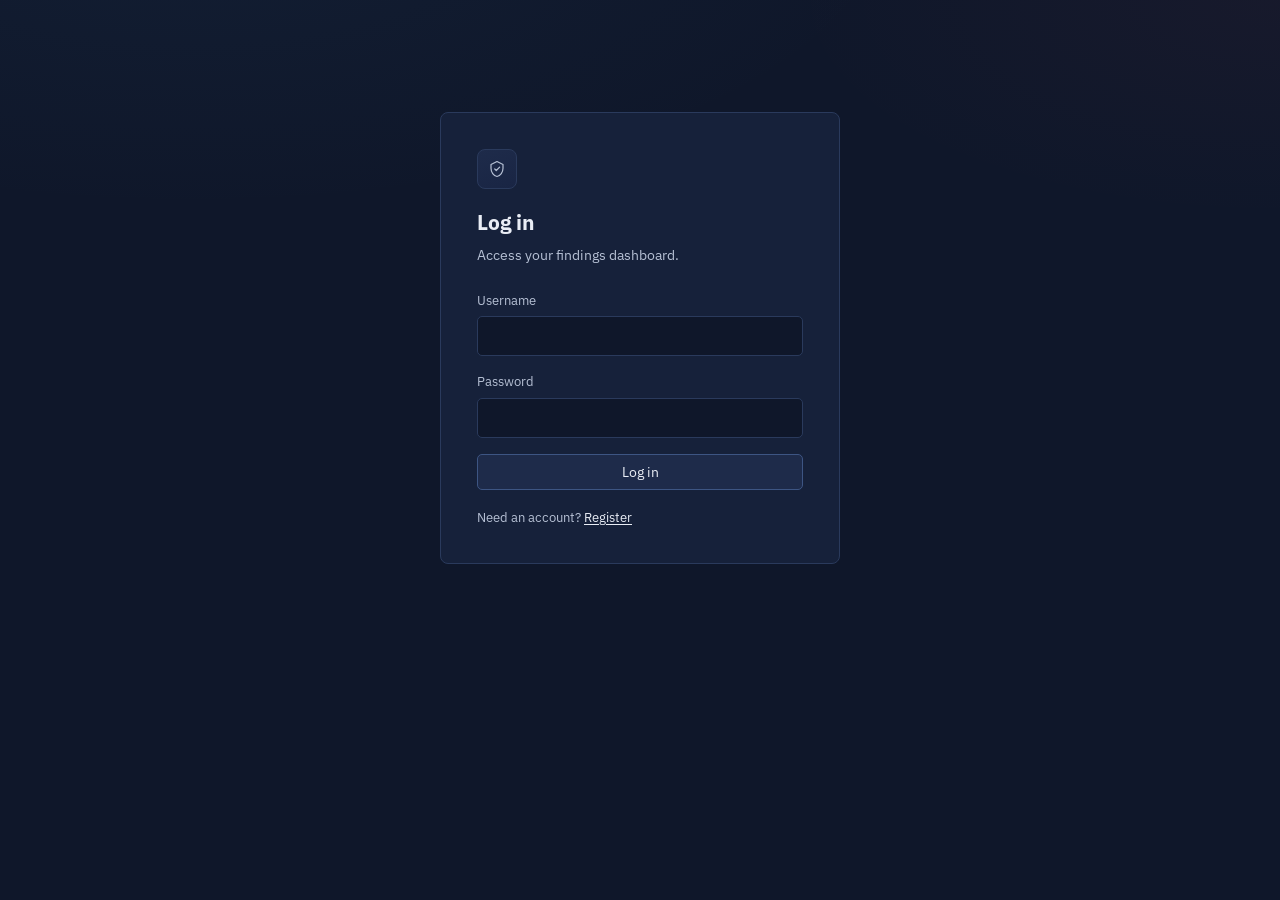
<file: src/main/webapp/index.html>
<!DOCTYPE html>
<html lang="en">
<head>
<meta charset="UTF-8">
<meta name="viewport" content="width=device-width, initial-scale=1.0">
<title>VulnTrack</title>
<link rel="preconnect" href="https://fonts.googleapis.com">
<link rel="preconnect" href="https://fonts.gstatic.com" crossorigin>
<link href="https://fonts.googleapis.com/css2?family=IBM+Plex+Sans:wght@400;500;600;700&family=IBM+Plex+Mono:wght@500&display=swap" rel="stylesheet">
<link rel="stylesheet" href="app.css">
</head>
<body>

<header class="topbar" id="topbar" hidden>
  <div class="brand">
    <div class="brand-mark">
      <svg width="14" height="14" viewBox="0 0 24 24" fill="none" xmlns="http://www.w3.org/2000/svg">
        <path d="M12 2L4 6V11C4 16.5 7.4 21.2 12 22C16.6 21.2 20 16.5 20 11V6L12 2Z" stroke="#b6c0d4" stroke-width="1.6" stroke-linejoin="round"/>
        <path d="M9 12L11 14L15.5 9.5" stroke="#b6c0d4" stroke-width="1.6" stroke-linecap="round" stroke-linejoin="round"/>
      </svg>
    </div>
    <span class="brand-name">VulnTrack</span>
    <span class="brand-sub">asset &amp; vulnerability tracker</span>
  </div>
  <div class="session-info">
    <span id="userLabel"></span>
    <span class="role-pill" id="roleLabel"></span>
    <button id="logoutBtn">Log out</button>
  </div>
</header>

<main>
  <!-- Auth screen -->
  <div class="auth-wrap" id="authScreen">
    <div class="auth-icon">
      <svg width="18" height="18" viewBox="0 0 24 24" fill="none" xmlns="http://www.w3.org/2000/svg">
        <path d="M12 2L4 6V11C4 16.5 7.4 21.2 12 22C16.6 21.2 20 16.5 20 11V6L12 2Z" stroke="#b6c0d4" stroke-width="1.6" stroke-linejoin="round"/>
        <path d="M9 12L11 14L15.5 9.5" stroke="#b6c0d4" stroke-width="1.6" stroke-linecap="round" stroke-linejoin="round"/>
      </svg>
    </div>
    <h1 id="authTitle">Log in</h1>
    <p class="sub" id="authSub">Access your findings dashboard.</p>

    <div class="banner error" id="authError" hidden></div>

    <form id="authForm">
      <label for="username">Username</label>
      <input type="text" id="username" autocomplete="username" required>

      <label for="password">Password</label>
      <input type="password" id="password" autocomplete="current-password" required>

      <button type="submit" class="primary" id="authSubmit" style="width:100%">Log in</button>
    </form>

    <div class="auth-toggle" id="authToggle">
      Need an account? <a id="toggleLink">Register</a>
    </div>
  </div>

  <!-- Dashboard -->
  <div id="dashboard" hidden>
    <div class="dash-head">
      <div>
        <h1>Findings</h1>
        <div class="sub" id="findingsSub">Open vulnerabilities across tracked assets</div>
      </div>
      <div class="dash-actions">
        <span class="last-updated" id="lastUpdated"></span>
        <button class="icon-btn" id="refreshBtn" title="Refresh">
          <svg width="14" height="14" viewBox="0 0 24 24" fill="none" xmlns="http://www.w3.org/2000/svg">
            <path d="M4 4V9H9" stroke="currentColor" stroke-width="1.8" stroke-linecap="round" stroke-linejoin="round"/>
            <path d="M20 20V15H15" stroke="currentColor" stroke-width="1.8" stroke-linecap="round" stroke-linejoin="round"/>
            <path d="M5.5 9C6.9 6 9.7 4 13 4C17.4 4 21 7.6 21 12" stroke="currentColor" stroke-width="1.8" stroke-linecap="round"/>
            <path d="M18.5 15C17.1 18 14.3 20 11 20C6.6 20 3 16.4 3 12" stroke="currentColor" stroke-width="1.8" stroke-linecap="round"/>
          </svg>
          Refresh
        </button>
      </div>
    </div>

    <div class="stats-row" id="statsRow" hidden>
      <div class="stat-card stat-total">
        <div class="num" id="statTotal">0</div>
        <div class="lbl">Total findings</div>
      </div>
      <div class="stat-card stat-critical">
        <div class="num" id="statCritical">0</div>
        <div class="lbl">Critical</div>
      </div>
      <div class="stat-card stat-high">
        <div class="num" id="statHigh">0</div>
        <div class="lbl">High</div>
      </div>
      <div class="stat-card stat-medium">
        <div class="num" id="statMedium">0</div>
        <div class="lbl">Medium</div>
      </div>
      <div class="stat-card stat-low">
        <div class="num" id="statLow">0</div>
        <div class="lbl">Low</div>
      </div>
    </div>

    <div id="findingsContainer"></div>
  </div>
</main>

<script src="app.js"></script>

</body>
</html>
</file>
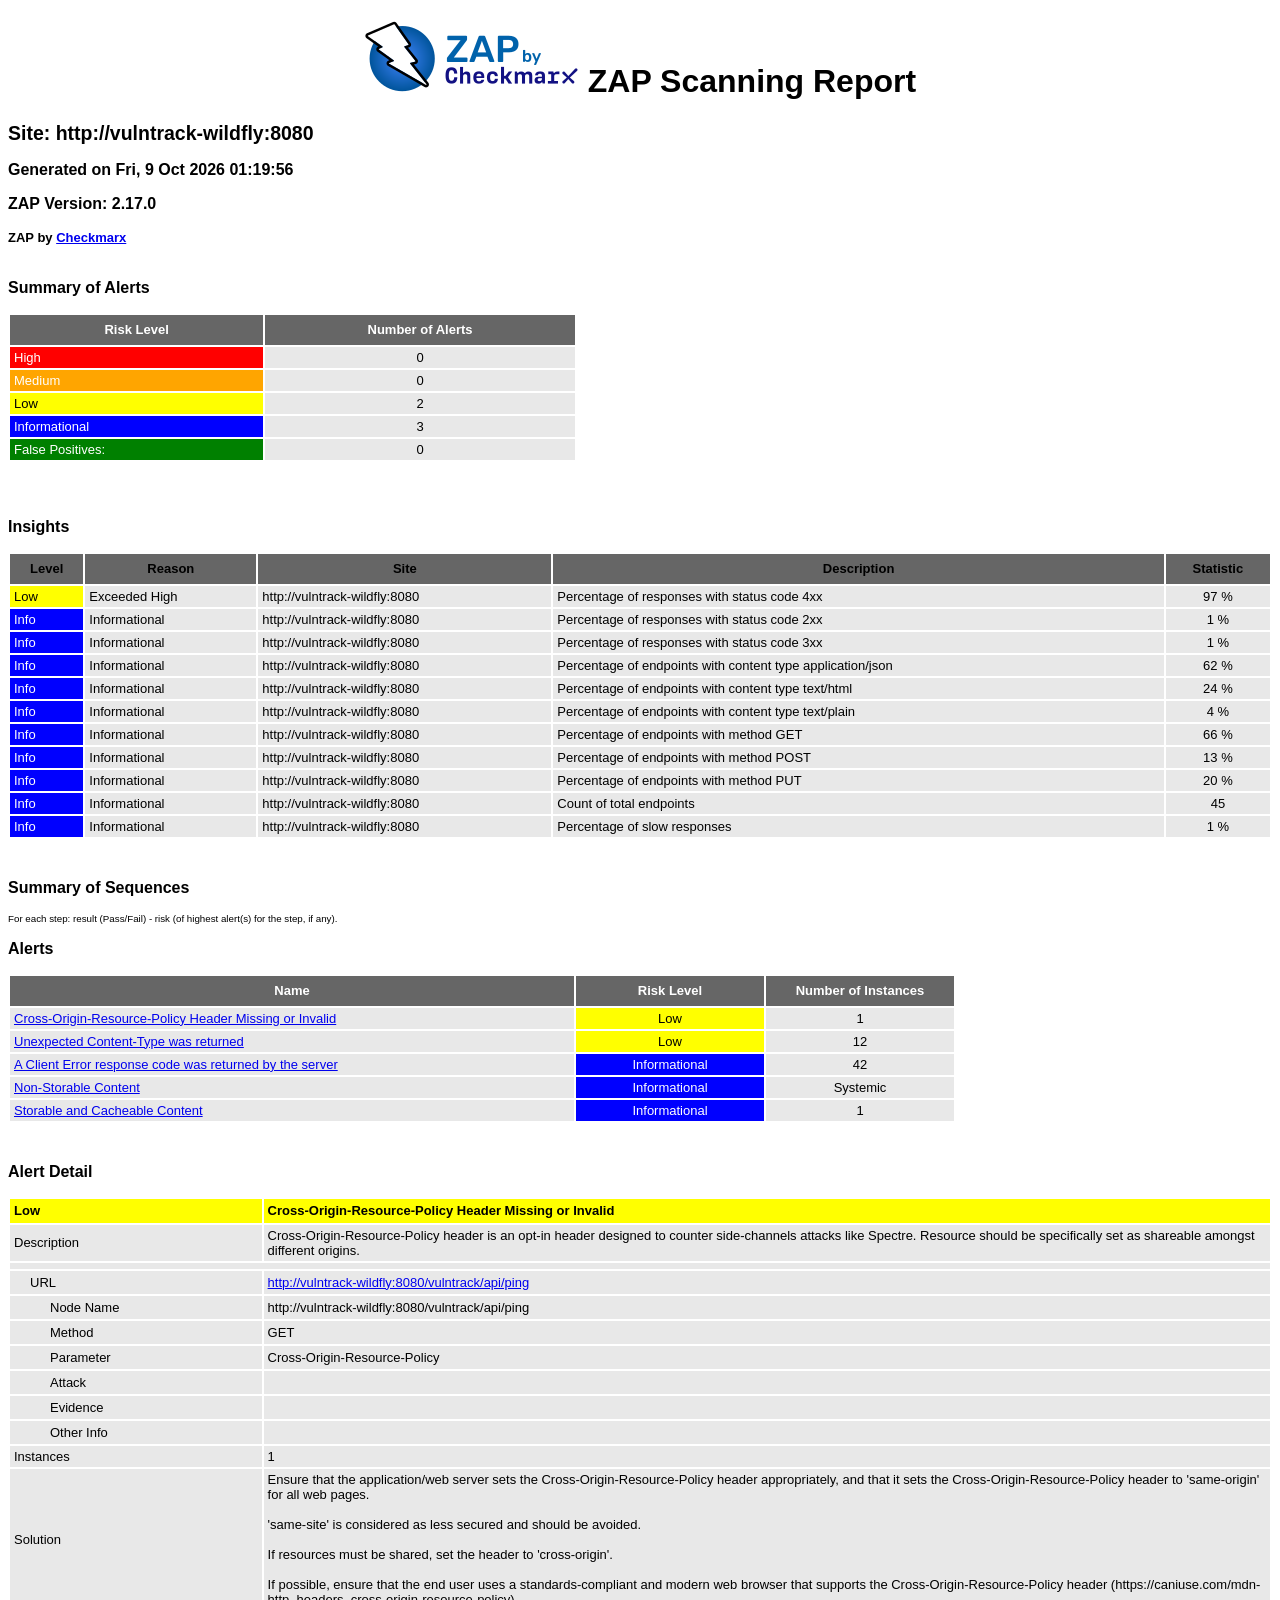
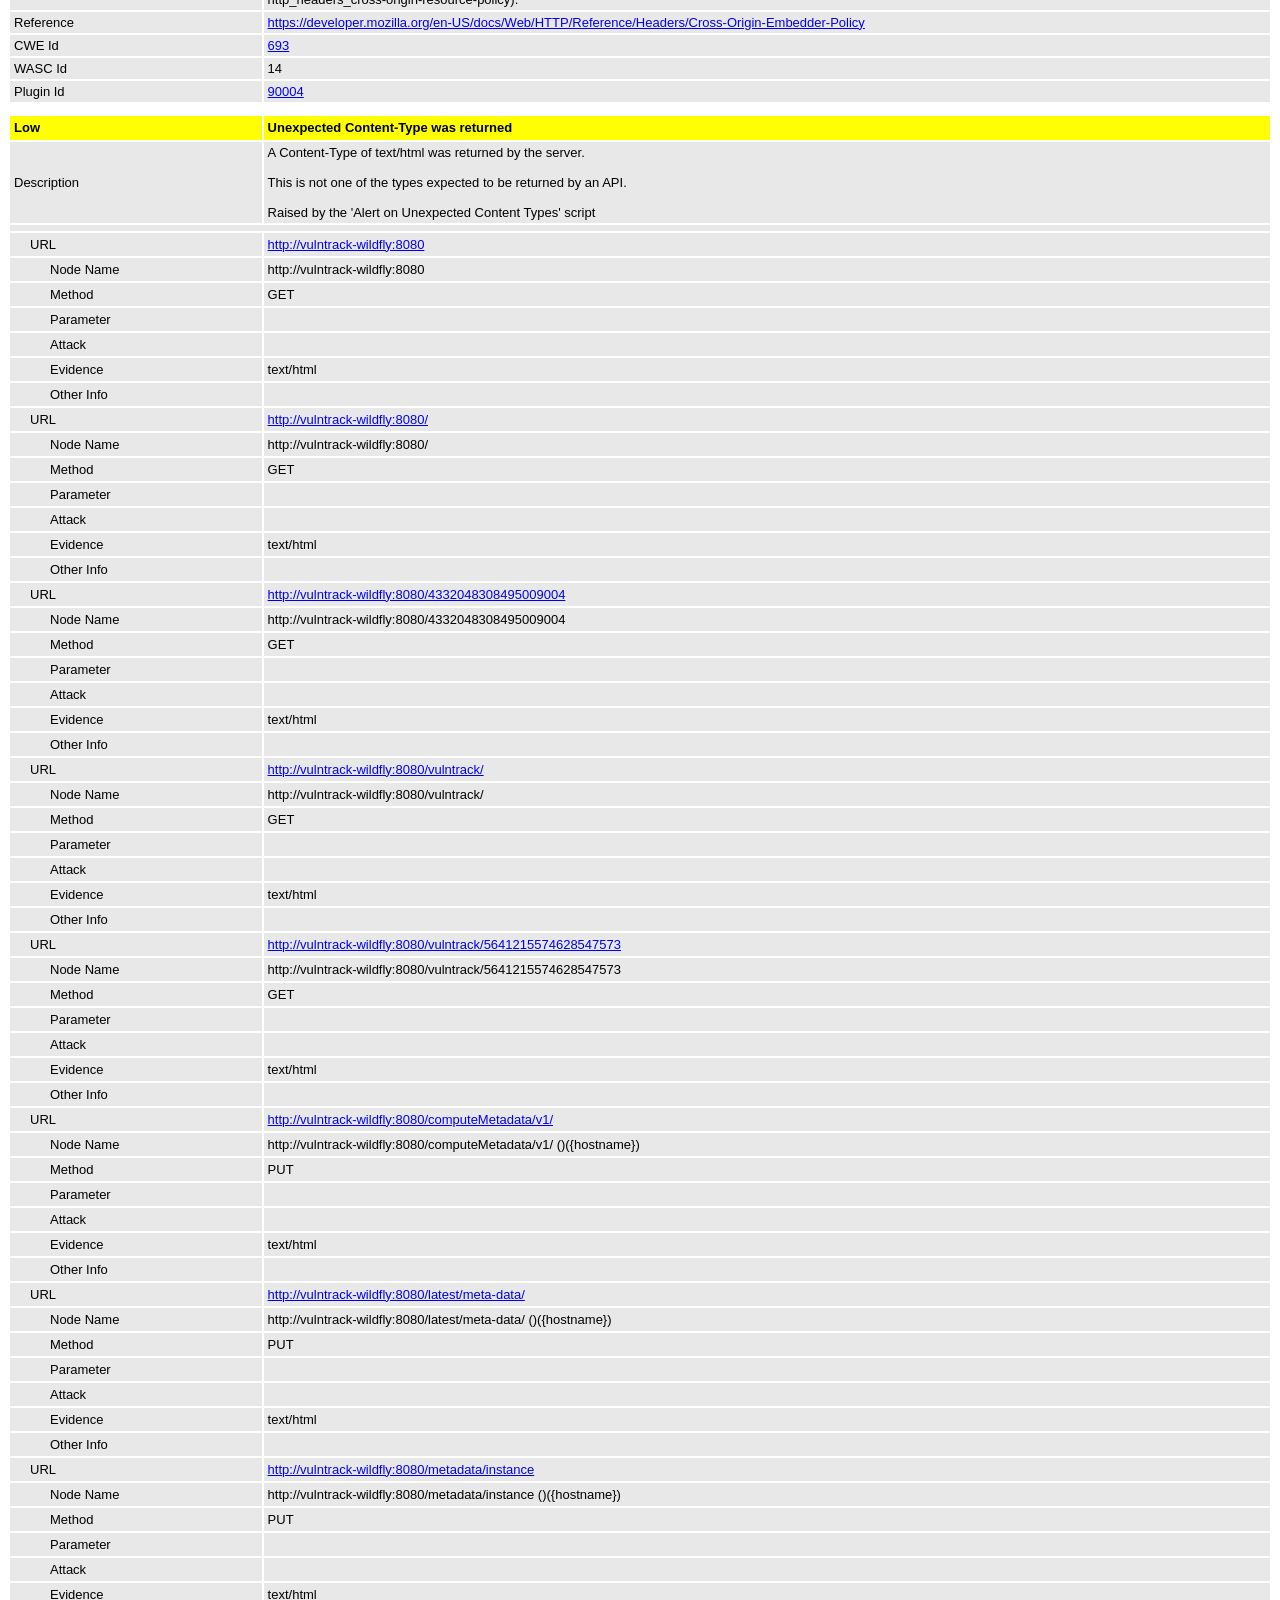
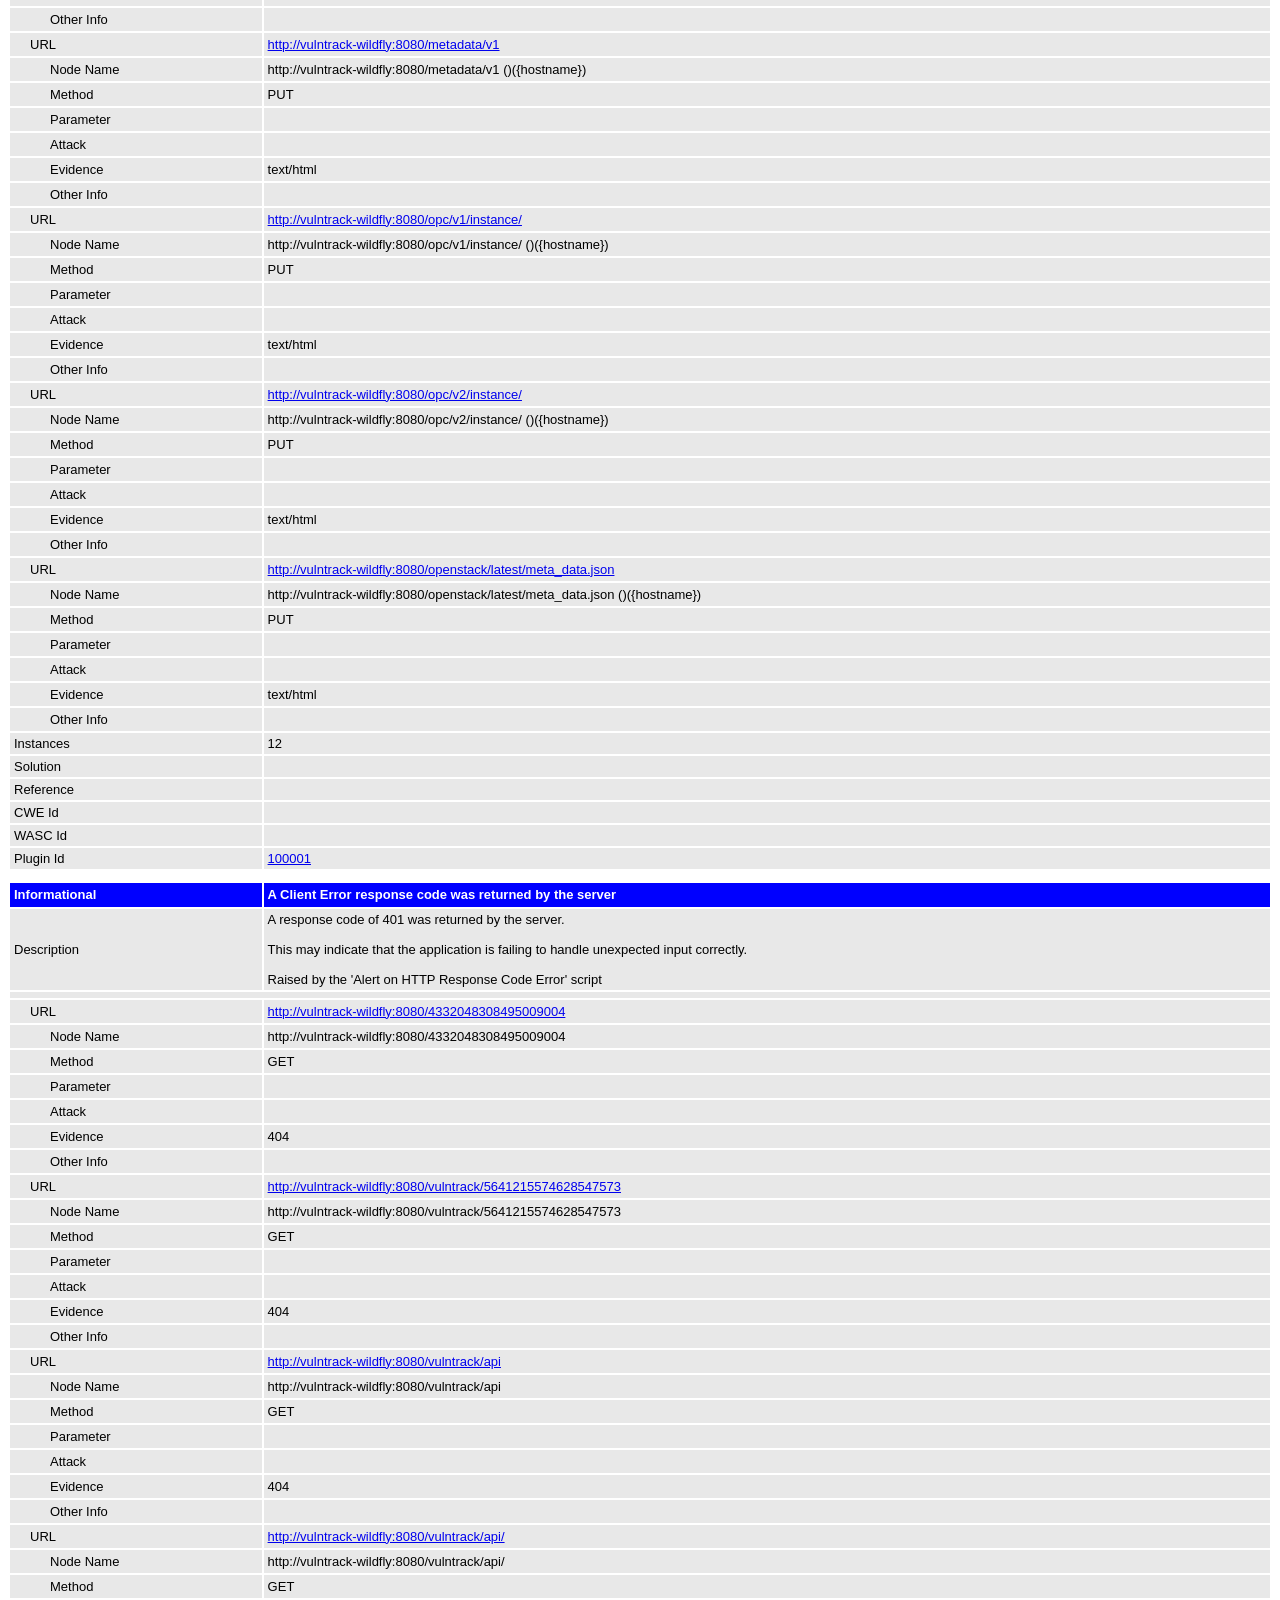
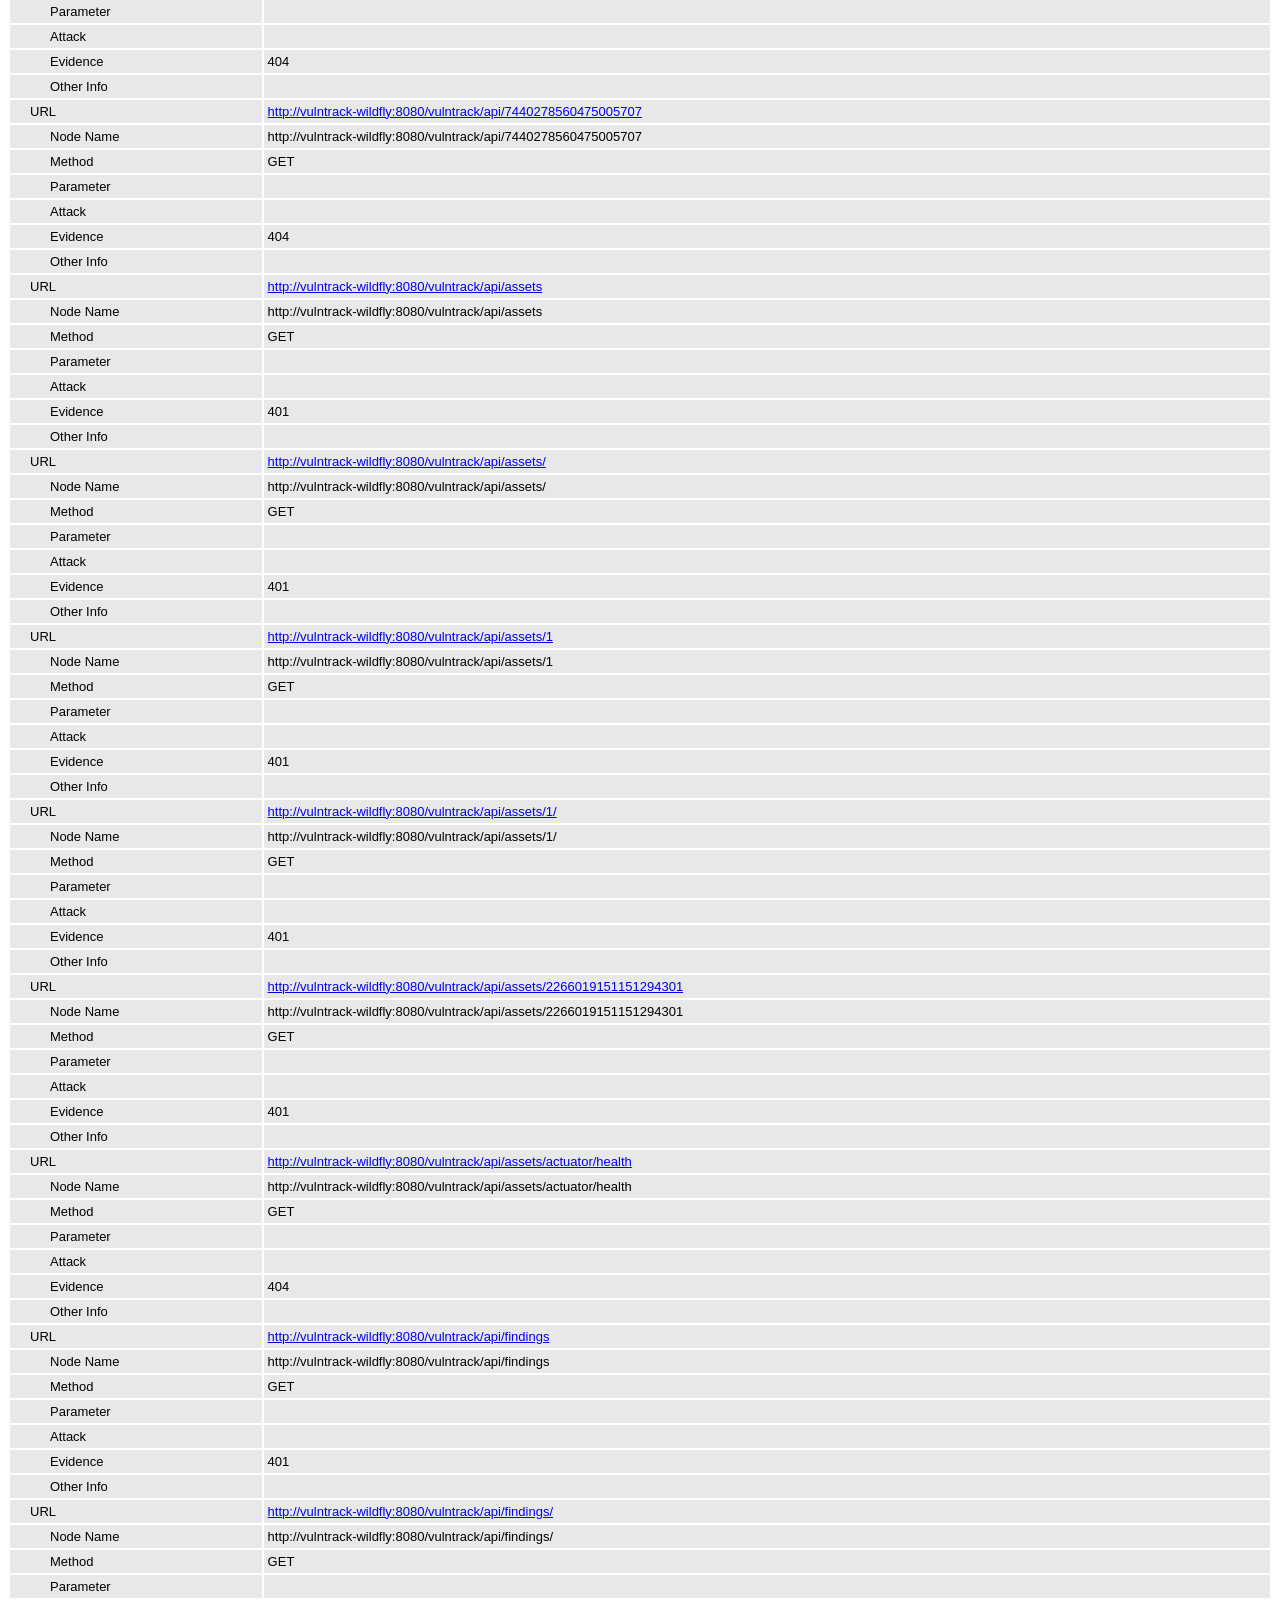
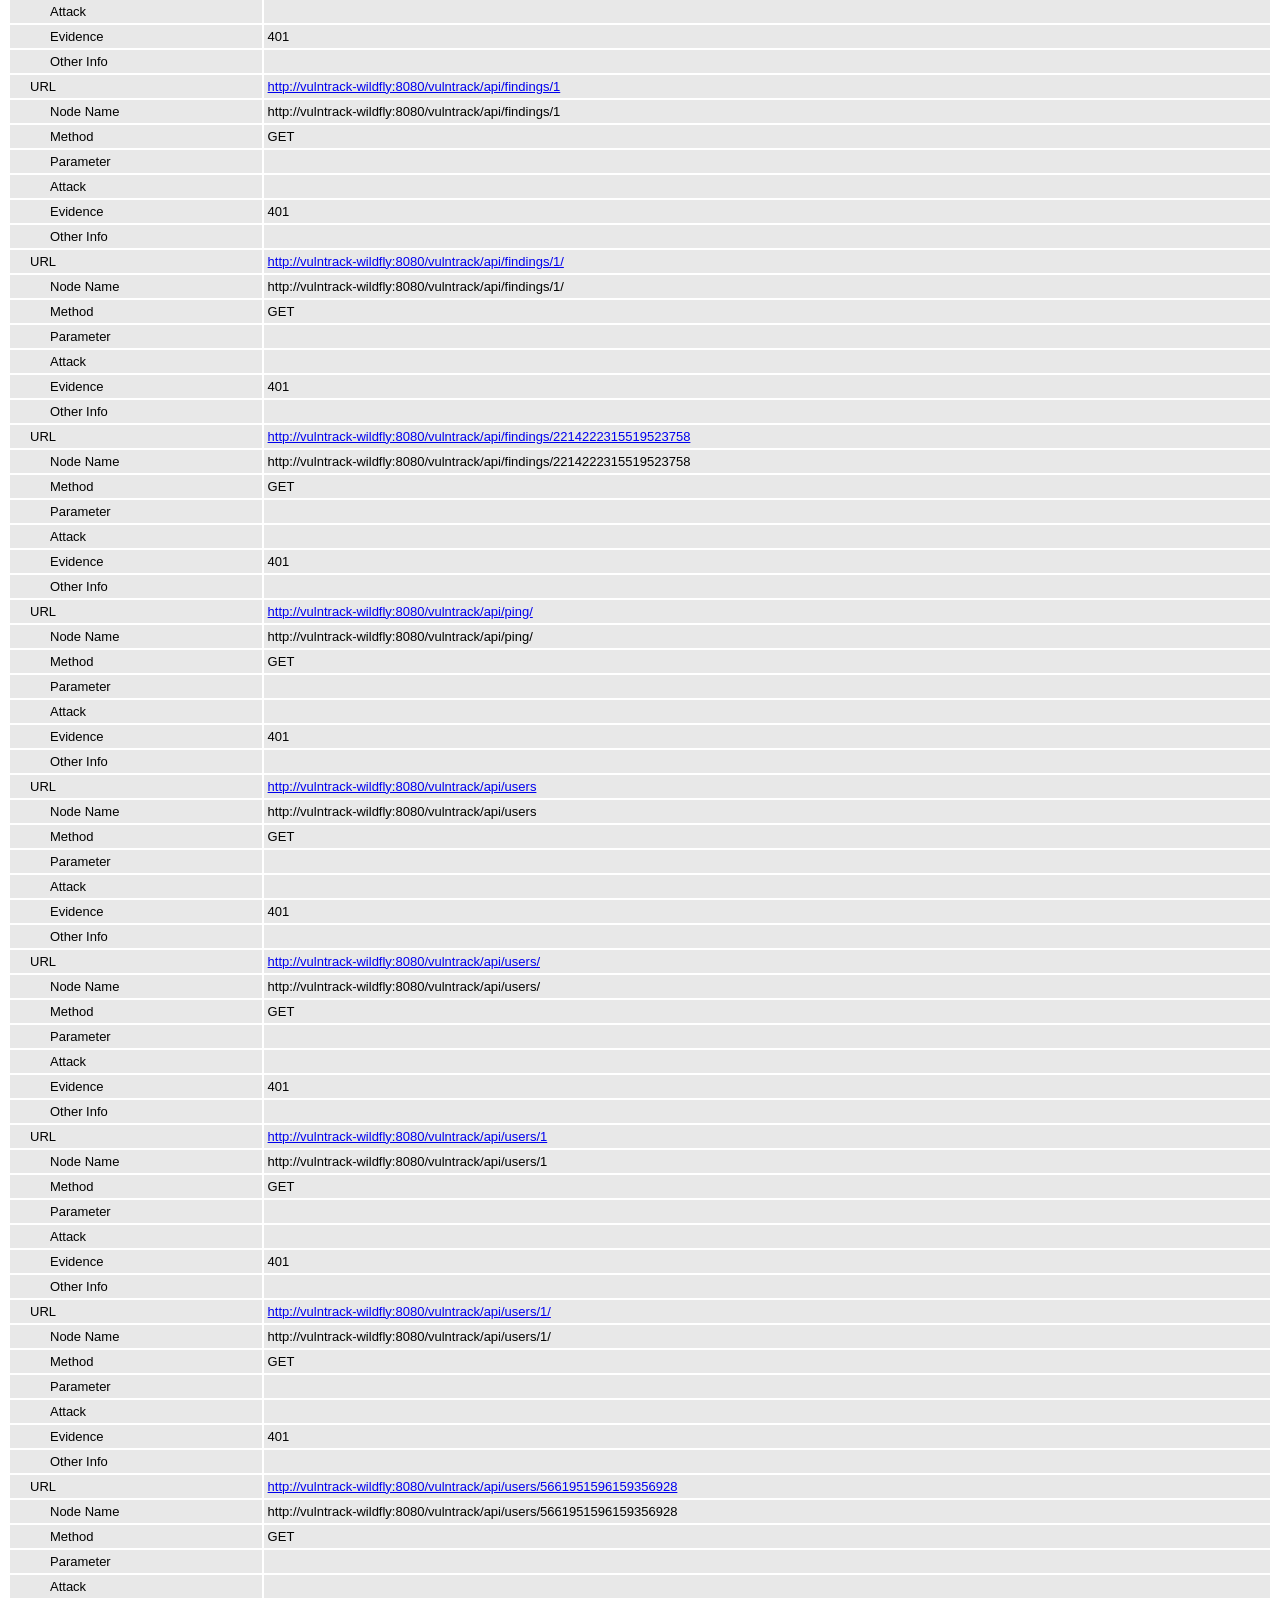
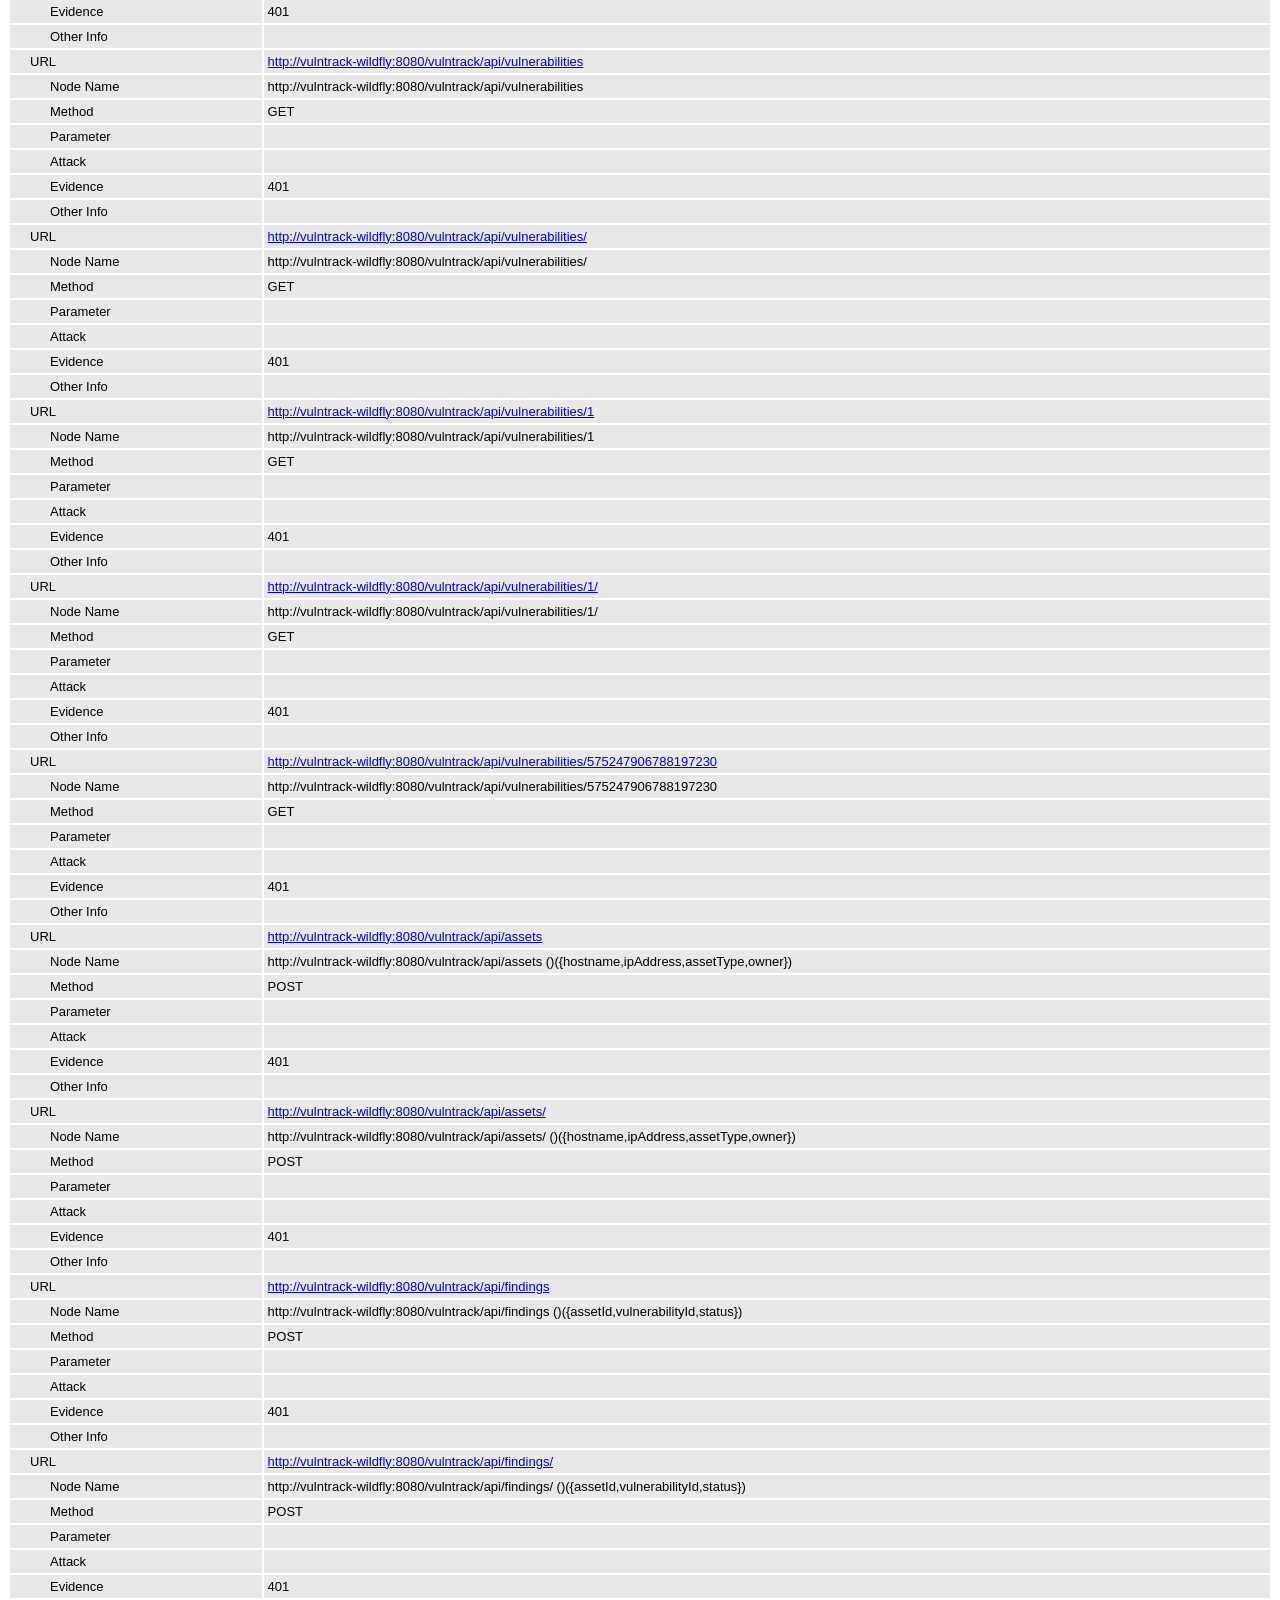
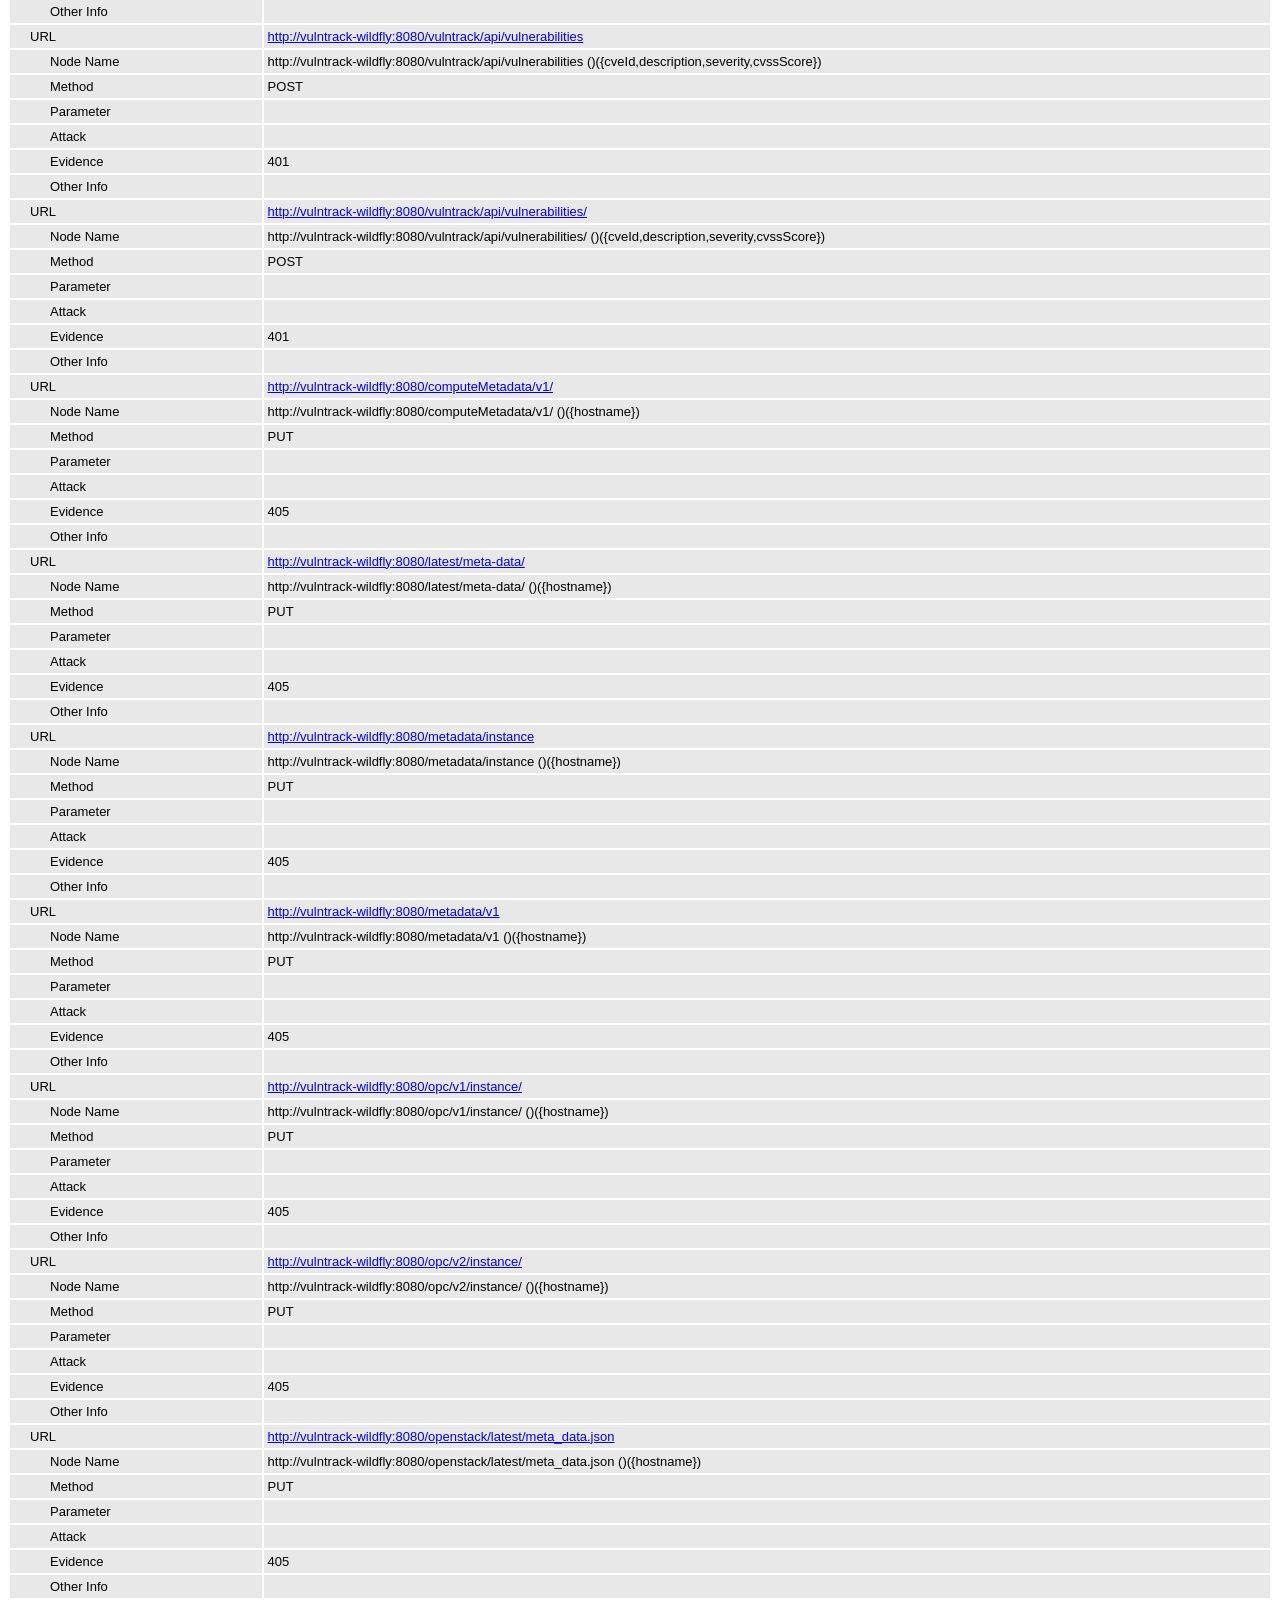
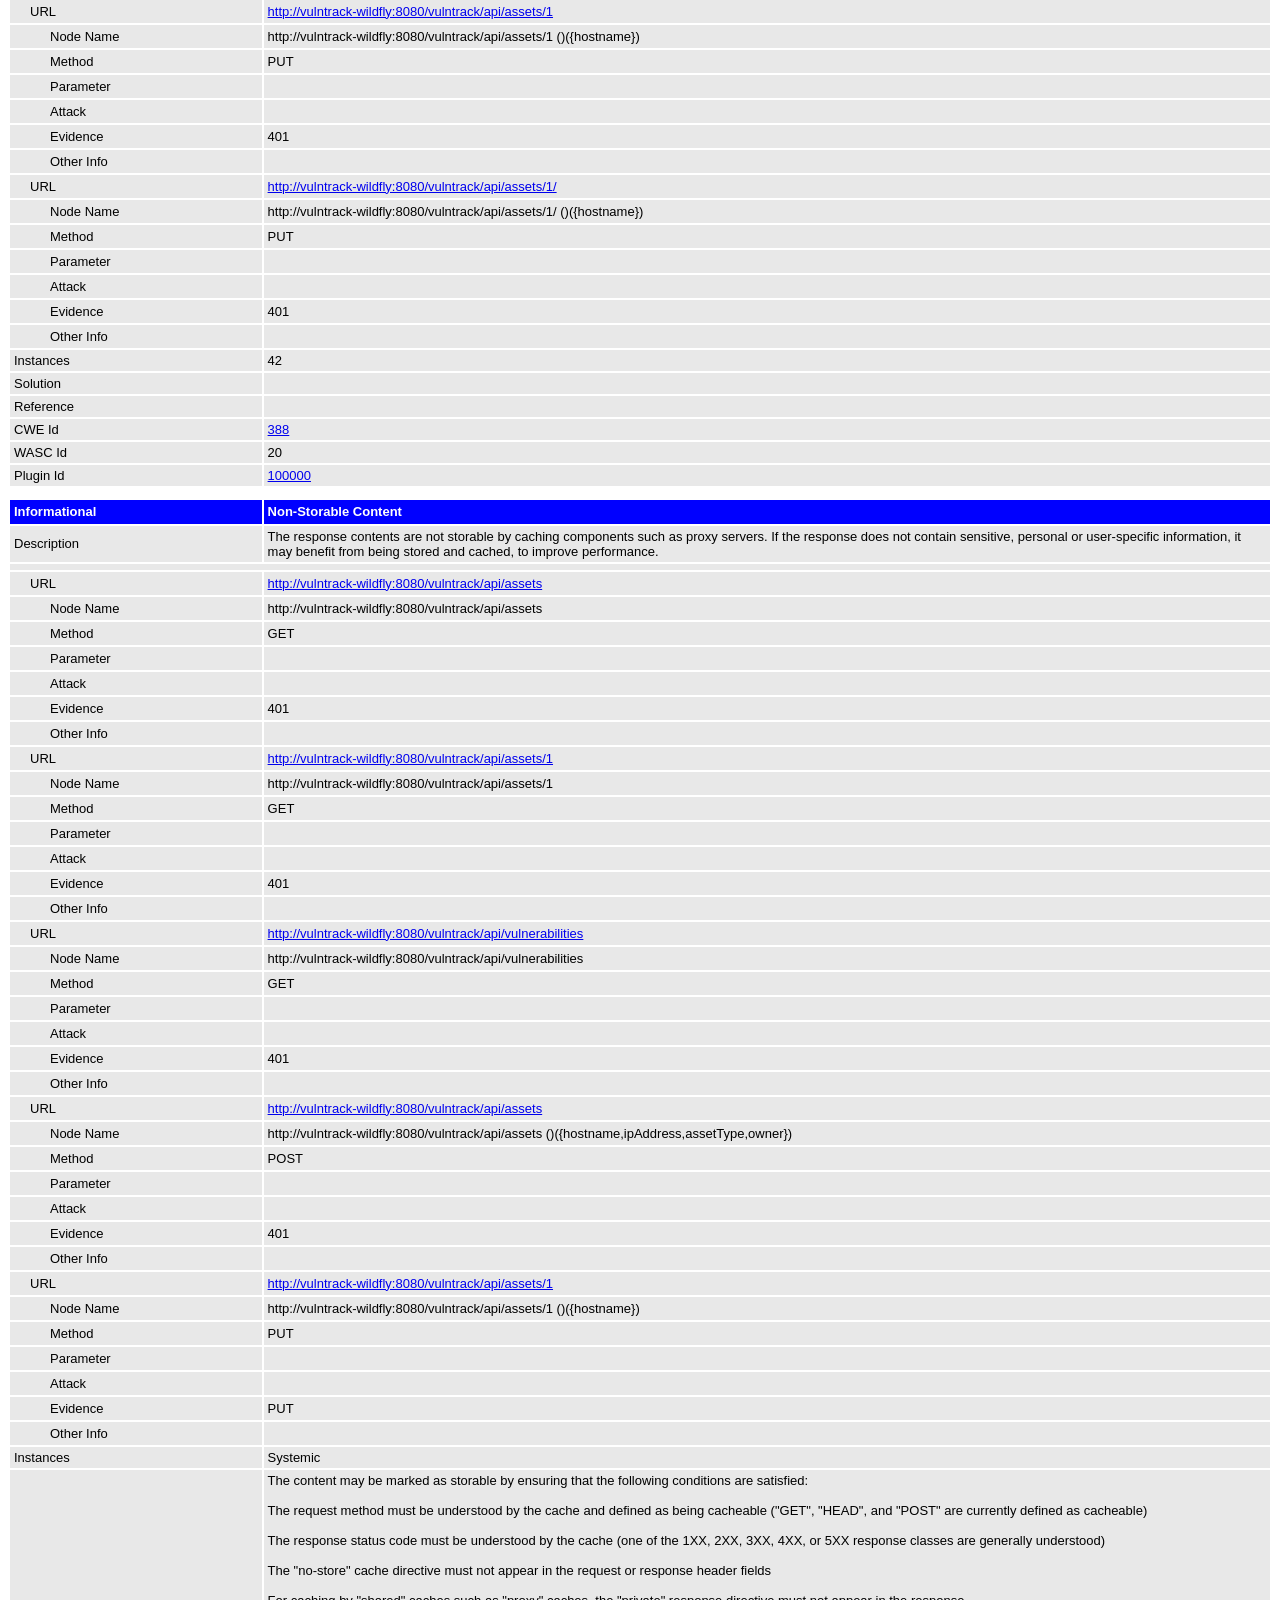
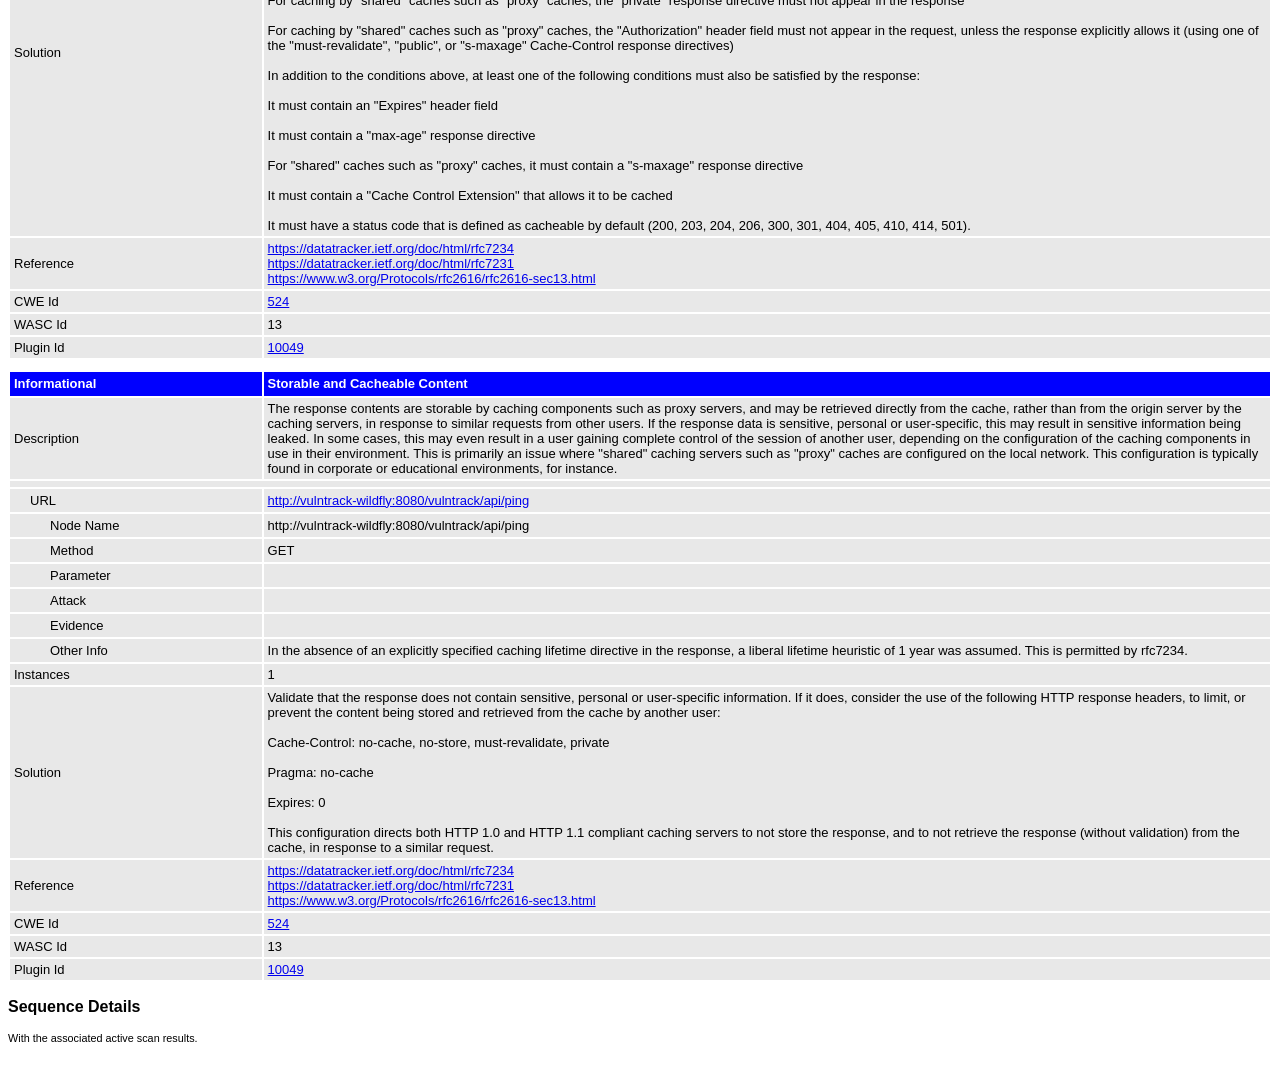
<file: docs/security/zap-api-scan.html>
<!DOCTYPE html>
<html>
<head>
<META http-equiv="Content-Type" content="text/html; charset=UTF-8" />
<title>ZAP Scanning Report</title>
<style type="text/css">
body {
	font-family: "Helvetica Neue", Helvetica, Arial, sans-serif;
	color: #000;
	font-size: 13px;
}

h1 {
	text-align: center;
	font-weight: bold;
	font-size: 32px
}

h3 {
	font-size: 16px;
}

table {
	border: none;
	font-size: 13px;
}

td, th {
	padding: 3px 4px;
	word-break: break-word;
}

th {
	font-weight: bold;
	background-color: #666666;
}

td {
	background-color: #e8e8e8;
}

.spacer {
	margin: 10px;
}

.spacer-lg {
	margin: 40px;
}

.indent1 {
	padding: 4px 20px;
}

.indent2 {
	padding: 4px 40px;
}

.risk-3 {
	background-color: red;
	color: #FFF;
}

.risk-2 {
	background-color: orange;
	color: #FFF;
}

.risk-1 {
	background-color: yellow;
	color: #000;
}

.risk-0 {
	background-color: blue;
	color: #FFF;
}

.risk--1 {
	background-color: green;
	color: #FFF;
}

.summary {
	width: 45%;
}

.summary th {
	color: #FFF;
}

.summary100 {
	width: 100%;
}

.summary80 {
	width: 80%;
}

.tdconstrainer {
	width: 9.1%;
	padding: 0
}

.alerts {
	width: 75%;
}

.alerts th {
	color: #FFF;
}

.results {
	width: 100%;
}

.results th {
	text-align: left;
}

.left-header {
	display: inline-block;
}

.pass {
	background: green;
	color: white
}

.pass::before {
	content: '\2714';
	color: white
}

.fail {
	background: red;
	color: white
}

.fail::before {
	content: '\2716';
	color: white
}

.alert-3b::before {
	content: '\2691';
	color: red
}

.alert-2b::before {
	content: '\2691 ';
	color: orange
}

.alert-1b::before {
	content: '\2691';
	color: yellow
}

.alert-0b::before {
	content: '\2691';
	color: blue
}

.alert-3a::after {
	content: '\2691';
	color: red
}

.alert-2a::after {
	content: '\2691 ';
	color: orange
}

.alert-1a::after {
	content: '\2691';
	color: yellow
}

.alert-0a::after {
	content: '\2691';
	color: blue
}

.lm2 {
	margin-left: 2em;
}

.smallnote {
	font-size: 0.75em
}

.alwayswhite {
	color: white
}

.script-diagnostic-screenshot {
	display: block;
	max-width: 100%;
	height: auto;
}
</style>
</head>
<body>
	<h1>
		<!-- The ZAP by Checkmark Logo -->
		<img
			src="[data-uri]"
			alt="" />
		ZAP Scanning Report
	</h1>
	<p />
	

	<h2>
		
		Site: http://vulntrack-wildfly:8080
		
	</h2>

	<h3>
		Generated on Fri, 9 Oct 2026 01:19:56
	</h3>

	<h3>
		ZAP Version: 2.17.0
	</h3>

	<h4>
		ZAP by <a href="https://checkmarx.com/">Checkmarx</a>
	</h4>

	
		<h3 class="left-header">Summary of Alerts</h3>
		<table class="summary">
			<tr>
				<th width="45%"
					height="24">Risk Level</th>
				<th width="55%"
					align="center">Number of Alerts</th>
			</tr>
			<tr>
				<td class="risk-3">
					<div>High</div>
				</td>
				<td align="center">
					<div>0</div>
				</td>
			</tr>
			<tr>
				<td class="risk-2">
					<div>Medium</div>
				</td>
				<td align="center">
					<div>0</div>
				</td>
			</tr>
			<tr>
				<td class="risk-1">
					<div>Low</div>
				</td>
				<td align="center">
					<div>2</div>
				</td>
			</tr>
			<tr>
				<td class="risk-0">
					<div>Informational</div>
				</td>
				<td align="center">
					<div>3</div>
				</td>
			</tr>
			<tr>
				<td class="risk--1">
					<div>				False Positives:</div>
				</td>
				<td align="center">
					<div>0</div>
				</td>
			</tr>
		</table>
		<div class="spacer-lg"></div>
	
	
	
		<h3 class="left-header">Insights</h3>
		
		<table class="summary100">
			<tr>
				<th height="24">Level</th>
				<th>Reason</th>
				<th>Site</th>
				<th>Description</th>
				<th>Statistic</th>
			</tr>
			
				<tr>
				<td class="risk-1">
					<div>Low</div>
				</td>
				<td>
					<div>Exceeded High</div>
				</td>
				<td>
					<div>http://vulntrack-wildfly:8080</div>
				</td>
				<td>
					<div>Percentage of responses with status code 4xx</div>
				</td>
				<td align="center">
					<div>97 %</div>
				</td>
				</tr>
			
				<tr>
				<td class="risk-0">
					<div>Info</div>
				</td>
				<td>
					<div>Informational</div>
				</td>
				<td>
					<div>http://vulntrack-wildfly:8080</div>
				</td>
				<td>
					<div>Percentage of responses with status code 2xx</div>
				</td>
				<td align="center">
					<div>1 %</div>
				</td>
				</tr>
			
				<tr>
				<td class="risk-0">
					<div>Info</div>
				</td>
				<td>
					<div>Informational</div>
				</td>
				<td>
					<div>http://vulntrack-wildfly:8080</div>
				</td>
				<td>
					<div>Percentage of responses with status code 3xx</div>
				</td>
				<td align="center">
					<div>1 %</div>
				</td>
				</tr>
			
				<tr>
				<td class="risk-0">
					<div>Info</div>
				</td>
				<td>
					<div>Informational</div>
				</td>
				<td>
					<div>http://vulntrack-wildfly:8080</div>
				</td>
				<td>
					<div>Percentage of endpoints with content type application/json</div>
				</td>
				<td align="center">
					<div>62 %</div>
				</td>
				</tr>
			
				<tr>
				<td class="risk-0">
					<div>Info</div>
				</td>
				<td>
					<div>Informational</div>
				</td>
				<td>
					<div>http://vulntrack-wildfly:8080</div>
				</td>
				<td>
					<div>Percentage of endpoints with content type text/html</div>
				</td>
				<td align="center">
					<div>24 %</div>
				</td>
				</tr>
			
				<tr>
				<td class="risk-0">
					<div>Info</div>
				</td>
				<td>
					<div>Informational</div>
				</td>
				<td>
					<div>http://vulntrack-wildfly:8080</div>
				</td>
				<td>
					<div>Percentage of endpoints with content type text/plain</div>
				</td>
				<td align="center">
					<div>4 %</div>
				</td>
				</tr>
			
				<tr>
				<td class="risk-0">
					<div>Info</div>
				</td>
				<td>
					<div>Informational</div>
				</td>
				<td>
					<div>http://vulntrack-wildfly:8080</div>
				</td>
				<td>
					<div>Percentage of endpoints with method GET</div>
				</td>
				<td align="center">
					<div>66 %</div>
				</td>
				</tr>
			
				<tr>
				<td class="risk-0">
					<div>Info</div>
				</td>
				<td>
					<div>Informational</div>
				</td>
				<td>
					<div>http://vulntrack-wildfly:8080</div>
				</td>
				<td>
					<div>Percentage of endpoints with method POST</div>
				</td>
				<td align="center">
					<div>13 %</div>
				</td>
				</tr>
			
				<tr>
				<td class="risk-0">
					<div>Info</div>
				</td>
				<td>
					<div>Informational</div>
				</td>
				<td>
					<div>http://vulntrack-wildfly:8080</div>
				</td>
				<td>
					<div>Percentage of endpoints with method PUT</div>
				</td>
				<td align="center">
					<div>20 %</div>
				</td>
				</tr>
			
				<tr>
				<td class="risk-0">
					<div>Info</div>
				</td>
				<td>
					<div>Informational</div>
				</td>
				<td>
					<div>http://vulntrack-wildfly:8080</div>
				</td>
				<td>
					<div>Count of total endpoints</div>
				</td>
				<td align="center">
					<div>45   </div>
				</td>
				</tr>
			
				<tr>
				<td class="risk-0">
					<div>Info</div>
				</td>
				<td>
					<div>Informational</div>
				</td>
				<td>
					<div>http://vulntrack-wildfly:8080</div>
				</td>
				<td>
					<div>Percentage of slow responses</div>
				</td>
				<td align="center">
					<div>1 %</div>
				</td>
				</tr>
			
		</table>
		<div class="spacer-lg"></div>
	

	

	
		
			<h3>Summary of Sequences</h3>
			<p class="smallnote">For each step: result (Pass/Fail) - risk (of highest alert(s) for the step, if any).</p>

			
				</table>
			
		
	</th:block>

	
		<h3>Alerts</h3>
		<table class="alerts">
			<tr>
				<th width="60%" height="24">Name</th>
				<th width="20%"
					align="center">Risk Level</th>
				<th width="20%"
					align="center">Number of Instances</th>
			</tr>
			<tr>
				<td><a href="#90004">Cross-Origin-Resource-Policy Header Missing or Invalid</a></td>
				<td align="center" class="risk-1">Low</td>
				
				
				<td align="center">1</td>
				
			</tr>
			<tr>
				<td><a href="#100001">Unexpected Content-Type was returned</a></td>
				<td align="center" class="risk-1">Low</td>
				
				
				<td align="center">12</td>
				
			</tr>
			<tr>
				<td><a href="#100000">A Client Error response code was returned by the server</a></td>
				<td align="center" class="risk-0">Informational</td>
				
				
				<td align="center">42</td>
				
			</tr>
			<tr>
				<td><a href="#10049">Non-Storable Content</a></td>
				<td align="center" class="risk-0">Informational</td>
				
				<td align="center">Systemic</td>
				
				
			</tr>
			<tr>
				<td><a href="#10049">Storable and Cacheable Content</a></td>
				<td align="center" class="risk-0">Informational</td>
				
				
				<td align="center">1</td>
				
			</tr>
		</table>
		<div class="spacer-lg"></div>
	

	
		<h3>Alert Detail</h3>
		
			<table class="results">
				<tr height="24">
					<th width="20%" class="risk-1"><a
						id="90004"></a>
						<div>Low</div></th>
					<th class="risk-1">Cross-Origin-Resource-Policy Header Missing or Invalid</th>
				</tr>
				<tr>
					<td width="20%">Description</td>
					<td width="80%">
							<div>Cross-Origin-Resource-Policy header is an opt-in header designed to counter side-channels attacks like Spectre. Resource should be specifically set as shareable amongst different origins.</div>
							
						</td>
				</tr>
				<TR vAlign="top">
					<TD colspan="2"></TD>
				</TR>
				
					<tr>
						<td width="20%"
							class="indent1">URL</td>
						<td width="80%"><a href="http://vulntrack-wildfly:8080/vulntrack/api/ping">http://vulntrack-wildfly:8080/vulntrack/api/ping</a></td>
					</tr>
					<tr>
						<td width="20%"
							class="indent2">Node Name</td>
						<td width="80%">http://vulntrack-wildfly:8080/vulntrack/api/ping</td>
					</tr>
					<tr>
						<td width="20%"
							class="indent2">Method</td>
						<td width="80%">GET</td>
					</tr>
					<tr>
						<td width="20%"
							class="indent2">Parameter</td>
						<td width="80%">Cross-Origin-Resource-Policy</td>
					</tr>
					<tr>
						<td width="20%"
							class="indent2">Attack</td>
						<td width="80%"></td>
					</tr>
					<tr>
						<td width="20%"
							class="indent2">Evidence</td>
						<td width="80%"></td>
					</tr>
					<tr>
						<td width="20%"
							class="indent2">Other Info</td>
						<td width="80%"></td>
					</tr>
				
				<tr>
					<td width="20%">Instances</td>
					
					
					<td width="80%">1</td>
					
				</tr>
				<tr>
					<td width="20%">Solution</td>
					<td width="80%">
							<div>Ensure that the application/web server sets the Cross-Origin-Resource-Policy header appropriately, and that it sets the Cross-Origin-Resource-Policy header to &#39;same-origin&#39; for all web pages.</div>
							<br />
						
							<div>&#39;same-site&#39; is considered as less secured and should be avoided.</div>
							<br />
						
							<div>If resources must be shared, set the header to &#39;cross-origin&#39;.</div>
							<br />
						
							<div>If possible, ensure that the end user uses a standards-compliant and modern web browser that supports the Cross-Origin-Resource-Policy header (https://caniuse.com/mdn-http_headers_cross-origin-resource-policy).</div>
							
						</td>
				</tr>
				<tr>
					<td width="20%">Reference</td>
					<td width="80%">
							<a href="https://developer.mozilla.org/en-US/docs/Web/HTTP/Reference/Headers/Cross-Origin-Embedder-Policy">https://developer.mozilla.org/en-US/docs/Web/HTTP/Reference/Headers/Cross-Origin-Embedder-Policy</a>
							
						</td>
				</tr>
				<tr>
					<td width="20%">CWE Id</td>
					<td width="80%"><a
						href="https://cwe.mitre.org/data/definitions/693.html">693</a></td>
				</tr>
				<tr>
					<td width="20%">WASC Id</td>
					<td width="80%">14</td>
				</tr>
				<tr>
					<td width="20%">Plugin Id</td>
					<td width="80%"><a
						href="https://www.zaproxy.org/docs/alerts/90004/">90004</a></td>
				</tr>
			</table>
			<div class="spacer"></div>
		
			<table class="results">
				<tr height="24">
					<th width="20%" class="risk-1"><a
						id="100001"></a>
						<div>Low</div></th>
					<th class="risk-1">Unexpected Content-Type was returned</th>
				</tr>
				<tr>
					<td width="20%">Description</td>
					<td width="80%">
							<div>A Content-Type of text/html was returned by the server.</div>
							<br />
						
							<div>This is not one of the types expected to be returned by an API.</div>
							<br />
						
							<div>Raised by the &#39;Alert on Unexpected Content Types&#39; script</div>
							
						</td>
				</tr>
				<TR vAlign="top">
					<TD colspan="2"></TD>
				</TR>
				
					<tr>
						<td width="20%"
							class="indent1">URL</td>
						<td width="80%"><a href="http://vulntrack-wildfly:8080">http://vulntrack-wildfly:8080</a></td>
					</tr>
					<tr>
						<td width="20%"
							class="indent2">Node Name</td>
						<td width="80%">http://vulntrack-wildfly:8080</td>
					</tr>
					<tr>
						<td width="20%"
							class="indent2">Method</td>
						<td width="80%">GET</td>
					</tr>
					<tr>
						<td width="20%"
							class="indent2">Parameter</td>
						<td width="80%"></td>
					</tr>
					<tr>
						<td width="20%"
							class="indent2">Attack</td>
						<td width="80%"></td>
					</tr>
					<tr>
						<td width="20%"
							class="indent2">Evidence</td>
						<td width="80%">text/html</td>
					</tr>
					<tr>
						<td width="20%"
							class="indent2">Other Info</td>
						<td width="80%"></td>
					</tr>
				
					<tr>
						<td width="20%"
							class="indent1">URL</td>
						<td width="80%"><a href="http://vulntrack-wildfly:8080/">http://vulntrack-wildfly:8080/</a></td>
					</tr>
					<tr>
						<td width="20%"
							class="indent2">Node Name</td>
						<td width="80%">http://vulntrack-wildfly:8080/</td>
					</tr>
					<tr>
						<td width="20%"
							class="indent2">Method</td>
						<td width="80%">GET</td>
					</tr>
					<tr>
						<td width="20%"
							class="indent2">Parameter</td>
						<td width="80%"></td>
					</tr>
					<tr>
						<td width="20%"
							class="indent2">Attack</td>
						<td width="80%"></td>
					</tr>
					<tr>
						<td width="20%"
							class="indent2">Evidence</td>
						<td width="80%">text/html</td>
					</tr>
					<tr>
						<td width="20%"
							class="indent2">Other Info</td>
						<td width="80%"></td>
					</tr>
				
					<tr>
						<td width="20%"
							class="indent1">URL</td>
						<td width="80%"><a href="http://vulntrack-wildfly:8080/4332048308495009004">http://vulntrack-wildfly:8080/4332048308495009004</a></td>
					</tr>
					<tr>
						<td width="20%"
							class="indent2">Node Name</td>
						<td width="80%">http://vulntrack-wildfly:8080/4332048308495009004</td>
					</tr>
					<tr>
						<td width="20%"
							class="indent2">Method</td>
						<td width="80%">GET</td>
					</tr>
					<tr>
						<td width="20%"
							class="indent2">Parameter</td>
						<td width="80%"></td>
					</tr>
					<tr>
						<td width="20%"
							class="indent2">Attack</td>
						<td width="80%"></td>
					</tr>
					<tr>
						<td width="20%"
							class="indent2">Evidence</td>
						<td width="80%">text/html</td>
					</tr>
					<tr>
						<td width="20%"
							class="indent2">Other Info</td>
						<td width="80%"></td>
					</tr>
				
					<tr>
						<td width="20%"
							class="indent1">URL</td>
						<td width="80%"><a href="http://vulntrack-wildfly:8080/vulntrack/">http://vulntrack-wildfly:8080/vulntrack/</a></td>
					</tr>
					<tr>
						<td width="20%"
							class="indent2">Node Name</td>
						<td width="80%">http://vulntrack-wildfly:8080/vulntrack/</td>
					</tr>
					<tr>
						<td width="20%"
							class="indent2">Method</td>
						<td width="80%">GET</td>
					</tr>
					<tr>
						<td width="20%"
							class="indent2">Parameter</td>
						<td width="80%"></td>
					</tr>
					<tr>
						<td width="20%"
							class="indent2">Attack</td>
						<td width="80%"></td>
					</tr>
					<tr>
						<td width="20%"
							class="indent2">Evidence</td>
						<td width="80%">text/html</td>
					</tr>
					<tr>
						<td width="20%"
							class="indent2">Other Info</td>
						<td width="80%"></td>
					</tr>
				
					<tr>
						<td width="20%"
							class="indent1">URL</td>
						<td width="80%"><a href="http://vulntrack-wildfly:8080/vulntrack/5641215574628547573">http://vulntrack-wildfly:8080/vulntrack/5641215574628547573</a></td>
					</tr>
					<tr>
						<td width="20%"
							class="indent2">Node Name</td>
						<td width="80%">http://vulntrack-wildfly:8080/vulntrack/5641215574628547573</td>
					</tr>
					<tr>
						<td width="20%"
							class="indent2">Method</td>
						<td width="80%">GET</td>
					</tr>
					<tr>
						<td width="20%"
							class="indent2">Parameter</td>
						<td width="80%"></td>
					</tr>
					<tr>
						<td width="20%"
							class="indent2">Attack</td>
						<td width="80%"></td>
					</tr>
					<tr>
						<td width="20%"
							class="indent2">Evidence</td>
						<td width="80%">text/html</td>
					</tr>
					<tr>
						<td width="20%"
							class="indent2">Other Info</td>
						<td width="80%"></td>
					</tr>
				
					<tr>
						<td width="20%"
							class="indent1">URL</td>
						<td width="80%"><a href="http://vulntrack-wildfly:8080/computeMetadata/v1/">http://vulntrack-wildfly:8080/computeMetadata/v1/</a></td>
					</tr>
					<tr>
						<td width="20%"
							class="indent2">Node Name</td>
						<td width="80%">http://vulntrack-wildfly:8080/computeMetadata/v1/ ()({hostname})</td>
					</tr>
					<tr>
						<td width="20%"
							class="indent2">Method</td>
						<td width="80%">PUT</td>
					</tr>
					<tr>
						<td width="20%"
							class="indent2">Parameter</td>
						<td width="80%"></td>
					</tr>
					<tr>
						<td width="20%"
							class="indent2">Attack</td>
						<td width="80%"></td>
					</tr>
					<tr>
						<td width="20%"
							class="indent2">Evidence</td>
						<td width="80%">text/html</td>
					</tr>
					<tr>
						<td width="20%"
							class="indent2">Other Info</td>
						<td width="80%"></td>
					</tr>
				
					<tr>
						<td width="20%"
							class="indent1">URL</td>
						<td width="80%"><a href="http://vulntrack-wildfly:8080/latest/meta-data/">http://vulntrack-wildfly:8080/latest/meta-data/</a></td>
					</tr>
					<tr>
						<td width="20%"
							class="indent2">Node Name</td>
						<td width="80%">http://vulntrack-wildfly:8080/latest/meta-data/ ()({hostname})</td>
					</tr>
					<tr>
						<td width="20%"
							class="indent2">Method</td>
						<td width="80%">PUT</td>
					</tr>
					<tr>
						<td width="20%"
							class="indent2">Parameter</td>
						<td width="80%"></td>
					</tr>
					<tr>
						<td width="20%"
							class="indent2">Attack</td>
						<td width="80%"></td>
					</tr>
					<tr>
						<td width="20%"
							class="indent2">Evidence</td>
						<td width="80%">text/html</td>
					</tr>
					<tr>
						<td width="20%"
							class="indent2">Other Info</td>
						<td width="80%"></td>
					</tr>
				
					<tr>
						<td width="20%"
							class="indent1">URL</td>
						<td width="80%"><a href="http://vulntrack-wildfly:8080/metadata/instance">http://vulntrack-wildfly:8080/metadata/instance</a></td>
					</tr>
					<tr>
						<td width="20%"
							class="indent2">Node Name</td>
						<td width="80%">http://vulntrack-wildfly:8080/metadata/instance ()({hostname})</td>
					</tr>
					<tr>
						<td width="20%"
							class="indent2">Method</td>
						<td width="80%">PUT</td>
					</tr>
					<tr>
						<td width="20%"
							class="indent2">Parameter</td>
						<td width="80%"></td>
					</tr>
					<tr>
						<td width="20%"
							class="indent2">Attack</td>
						<td width="80%"></td>
					</tr>
					<tr>
						<td width="20%"
							class="indent2">Evidence</td>
						<td width="80%">text/html</td>
					</tr>
					<tr>
						<td width="20%"
							class="indent2">Other Info</td>
						<td width="80%"></td>
					</tr>
				
					<tr>
						<td width="20%"
							class="indent1">URL</td>
						<td width="80%"><a href="http://vulntrack-wildfly:8080/metadata/v1">http://vulntrack-wildfly:8080/metadata/v1</a></td>
					</tr>
					<tr>
						<td width="20%"
							class="indent2">Node Name</td>
						<td width="80%">http://vulntrack-wildfly:8080/metadata/v1 ()({hostname})</td>
					</tr>
					<tr>
						<td width="20%"
							class="indent2">Method</td>
						<td width="80%">PUT</td>
					</tr>
					<tr>
						<td width="20%"
							class="indent2">Parameter</td>
						<td width="80%"></td>
					</tr>
					<tr>
						<td width="20%"
							class="indent2">Attack</td>
						<td width="80%"></td>
					</tr>
					<tr>
						<td width="20%"
							class="indent2">Evidence</td>
						<td width="80%">text/html</td>
					</tr>
					<tr>
						<td width="20%"
							class="indent2">Other Info</td>
						<td width="80%"></td>
					</tr>
				
					<tr>
						<td width="20%"
							class="indent1">URL</td>
						<td width="80%"><a href="http://vulntrack-wildfly:8080/opc/v1/instance/">http://vulntrack-wildfly:8080/opc/v1/instance/</a></td>
					</tr>
					<tr>
						<td width="20%"
							class="indent2">Node Name</td>
						<td width="80%">http://vulntrack-wildfly:8080/opc/v1/instance/ ()({hostname})</td>
					</tr>
					<tr>
						<td width="20%"
							class="indent2">Method</td>
						<td width="80%">PUT</td>
					</tr>
					<tr>
						<td width="20%"
							class="indent2">Parameter</td>
						<td width="80%"></td>
					</tr>
					<tr>
						<td width="20%"
							class="indent2">Attack</td>
						<td width="80%"></td>
					</tr>
					<tr>
						<td width="20%"
							class="indent2">Evidence</td>
						<td width="80%">text/html</td>
					</tr>
					<tr>
						<td width="20%"
							class="indent2">Other Info</td>
						<td width="80%"></td>
					</tr>
				
					<tr>
						<td width="20%"
							class="indent1">URL</td>
						<td width="80%"><a href="http://vulntrack-wildfly:8080/opc/v2/instance/">http://vulntrack-wildfly:8080/opc/v2/instance/</a></td>
					</tr>
					<tr>
						<td width="20%"
							class="indent2">Node Name</td>
						<td width="80%">http://vulntrack-wildfly:8080/opc/v2/instance/ ()({hostname})</td>
					</tr>
					<tr>
						<td width="20%"
							class="indent2">Method</td>
						<td width="80%">PUT</td>
					</tr>
					<tr>
						<td width="20%"
							class="indent2">Parameter</td>
						<td width="80%"></td>
					</tr>
					<tr>
						<td width="20%"
							class="indent2">Attack</td>
						<td width="80%"></td>
					</tr>
					<tr>
						<td width="20%"
							class="indent2">Evidence</td>
						<td width="80%">text/html</td>
					</tr>
					<tr>
						<td width="20%"
							class="indent2">Other Info</td>
						<td width="80%"></td>
					</tr>
				
					<tr>
						<td width="20%"
							class="indent1">URL</td>
						<td width="80%"><a href="http://vulntrack-wildfly:8080/openstack/latest/meta_data.json">http://vulntrack-wildfly:8080/openstack/latest/meta_data.json</a></td>
					</tr>
					<tr>
						<td width="20%"
							class="indent2">Node Name</td>
						<td width="80%">http://vulntrack-wildfly:8080/openstack/latest/meta_data.json ()({hostname})</td>
					</tr>
					<tr>
						<td width="20%"
							class="indent2">Method</td>
						<td width="80%">PUT</td>
					</tr>
					<tr>
						<td width="20%"
							class="indent2">Parameter</td>
						<td width="80%"></td>
					</tr>
					<tr>
						<td width="20%"
							class="indent2">Attack</td>
						<td width="80%"></td>
					</tr>
					<tr>
						<td width="20%"
							class="indent2">Evidence</td>
						<td width="80%">text/html</td>
					</tr>
					<tr>
						<td width="20%"
							class="indent2">Other Info</td>
						<td width="80%"></td>
					</tr>
				
				<tr>
					<td width="20%">Instances</td>
					
					
					<td width="80%">12</td>
					
				</tr>
				<tr>
					<td width="20%">Solution</td>
					<td width="80%"></td>
				</tr>
				<tr>
					<td width="20%">Reference</td>
					<td width="80%"></td>
				</tr>
				<tr>
					<td width="20%">CWE Id</td>
					<td width="80%"></td>
				</tr>
				<tr>
					<td width="20%">WASC Id</td>
					<td width="80%"></td>
				</tr>
				<tr>
					<td width="20%">Plugin Id</td>
					<td width="80%"><a
						href="https://www.zaproxy.org/docs/alerts/100001/">100001</a></td>
				</tr>
			</table>
			<div class="spacer"></div>
		
			<table class="results">
				<tr height="24">
					<th width="20%" class="risk-0"><a
						id="100000"></a>
						<div>Informational</div></th>
					<th class="risk-0">A Client Error response code was returned by the server</th>
				</tr>
				<tr>
					<td width="20%">Description</td>
					<td width="80%">
							<div>A response code of 401 was returned by the server.</div>
							<br />
						
							<div>This may indicate that the application is failing to handle unexpected input correctly.</div>
							<br />
						
							<div>Raised by the &#39;Alert on HTTP Response Code Error&#39; script</div>
							
						</td>
				</tr>
				<TR vAlign="top">
					<TD colspan="2"></TD>
				</TR>
				
					<tr>
						<td width="20%"
							class="indent1">URL</td>
						<td width="80%"><a href="http://vulntrack-wildfly:8080/4332048308495009004">http://vulntrack-wildfly:8080/4332048308495009004</a></td>
					</tr>
					<tr>
						<td width="20%"
							class="indent2">Node Name</td>
						<td width="80%">http://vulntrack-wildfly:8080/4332048308495009004</td>
					</tr>
					<tr>
						<td width="20%"
							class="indent2">Method</td>
						<td width="80%">GET</td>
					</tr>
					<tr>
						<td width="20%"
							class="indent2">Parameter</td>
						<td width="80%"></td>
					</tr>
					<tr>
						<td width="20%"
							class="indent2">Attack</td>
						<td width="80%"></td>
					</tr>
					<tr>
						<td width="20%"
							class="indent2">Evidence</td>
						<td width="80%">404</td>
					</tr>
					<tr>
						<td width="20%"
							class="indent2">Other Info</td>
						<td width="80%"></td>
					</tr>
				
					<tr>
						<td width="20%"
							class="indent1">URL</td>
						<td width="80%"><a href="http://vulntrack-wildfly:8080/vulntrack/5641215574628547573">http://vulntrack-wildfly:8080/vulntrack/5641215574628547573</a></td>
					</tr>
					<tr>
						<td width="20%"
							class="indent2">Node Name</td>
						<td width="80%">http://vulntrack-wildfly:8080/vulntrack/5641215574628547573</td>
					</tr>
					<tr>
						<td width="20%"
							class="indent2">Method</td>
						<td width="80%">GET</td>
					</tr>
					<tr>
						<td width="20%"
							class="indent2">Parameter</td>
						<td width="80%"></td>
					</tr>
					<tr>
						<td width="20%"
							class="indent2">Attack</td>
						<td width="80%"></td>
					</tr>
					<tr>
						<td width="20%"
							class="indent2">Evidence</td>
						<td width="80%">404</td>
					</tr>
					<tr>
						<td width="20%"
							class="indent2">Other Info</td>
						<td width="80%"></td>
					</tr>
				
					<tr>
						<td width="20%"
							class="indent1">URL</td>
						<td width="80%"><a href="http://vulntrack-wildfly:8080/vulntrack/api">http://vulntrack-wildfly:8080/vulntrack/api</a></td>
					</tr>
					<tr>
						<td width="20%"
							class="indent2">Node Name</td>
						<td width="80%">http://vulntrack-wildfly:8080/vulntrack/api</td>
					</tr>
					<tr>
						<td width="20%"
							class="indent2">Method</td>
						<td width="80%">GET</td>
					</tr>
					<tr>
						<td width="20%"
							class="indent2">Parameter</td>
						<td width="80%"></td>
					</tr>
					<tr>
						<td width="20%"
							class="indent2">Attack</td>
						<td width="80%"></td>
					</tr>
					<tr>
						<td width="20%"
							class="indent2">Evidence</td>
						<td width="80%">404</td>
					</tr>
					<tr>
						<td width="20%"
							class="indent2">Other Info</td>
						<td width="80%"></td>
					</tr>
				
					<tr>
						<td width="20%"
							class="indent1">URL</td>
						<td width="80%"><a href="http://vulntrack-wildfly:8080/vulntrack/api/">http://vulntrack-wildfly:8080/vulntrack/api/</a></td>
					</tr>
					<tr>
						<td width="20%"
							class="indent2">Node Name</td>
						<td width="80%">http://vulntrack-wildfly:8080/vulntrack/api/</td>
					</tr>
					<tr>
						<td width="20%"
							class="indent2">Method</td>
						<td width="80%">GET</td>
					</tr>
					<tr>
						<td width="20%"
							class="indent2">Parameter</td>
						<td width="80%"></td>
					</tr>
					<tr>
						<td width="20%"
							class="indent2">Attack</td>
						<td width="80%"></td>
					</tr>
					<tr>
						<td width="20%"
							class="indent2">Evidence</td>
						<td width="80%">404</td>
					</tr>
					<tr>
						<td width="20%"
							class="indent2">Other Info</td>
						<td width="80%"></td>
					</tr>
				
					<tr>
						<td width="20%"
							class="indent1">URL</td>
						<td width="80%"><a href="http://vulntrack-wildfly:8080/vulntrack/api/7440278560475005707">http://vulntrack-wildfly:8080/vulntrack/api/7440278560475005707</a></td>
					</tr>
					<tr>
						<td width="20%"
							class="indent2">Node Name</td>
						<td width="80%">http://vulntrack-wildfly:8080/vulntrack/api/7440278560475005707</td>
					</tr>
					<tr>
						<td width="20%"
							class="indent2">Method</td>
						<td width="80%">GET</td>
					</tr>
					<tr>
						<td width="20%"
							class="indent2">Parameter</td>
						<td width="80%"></td>
					</tr>
					<tr>
						<td width="20%"
							class="indent2">Attack</td>
						<td width="80%"></td>
					</tr>
					<tr>
						<td width="20%"
							class="indent2">Evidence</td>
						<td width="80%">404</td>
					</tr>
					<tr>
						<td width="20%"
							class="indent2">Other Info</td>
						<td width="80%"></td>
					</tr>
				
					<tr>
						<td width="20%"
							class="indent1">URL</td>
						<td width="80%"><a href="http://vulntrack-wildfly:8080/vulntrack/api/assets">http://vulntrack-wildfly:8080/vulntrack/api/assets</a></td>
					</tr>
					<tr>
						<td width="20%"
							class="indent2">Node Name</td>
						<td width="80%">http://vulntrack-wildfly:8080/vulntrack/api/assets</td>
					</tr>
					<tr>
						<td width="20%"
							class="indent2">Method</td>
						<td width="80%">GET</td>
					</tr>
					<tr>
						<td width="20%"
							class="indent2">Parameter</td>
						<td width="80%"></td>
					</tr>
					<tr>
						<td width="20%"
							class="indent2">Attack</td>
						<td width="80%"></td>
					</tr>
					<tr>
						<td width="20%"
							class="indent2">Evidence</td>
						<td width="80%">401</td>
					</tr>
					<tr>
						<td width="20%"
							class="indent2">Other Info</td>
						<td width="80%"></td>
					</tr>
				
					<tr>
						<td width="20%"
							class="indent1">URL</td>
						<td width="80%"><a href="http://vulntrack-wildfly:8080/vulntrack/api/assets/">http://vulntrack-wildfly:8080/vulntrack/api/assets/</a></td>
					</tr>
					<tr>
						<td width="20%"
							class="indent2">Node Name</td>
						<td width="80%">http://vulntrack-wildfly:8080/vulntrack/api/assets/</td>
					</tr>
					<tr>
						<td width="20%"
							class="indent2">Method</td>
						<td width="80%">GET</td>
					</tr>
					<tr>
						<td width="20%"
							class="indent2">Parameter</td>
						<td width="80%"></td>
					</tr>
					<tr>
						<td width="20%"
							class="indent2">Attack</td>
						<td width="80%"></td>
					</tr>
					<tr>
						<td width="20%"
							class="indent2">Evidence</td>
						<td width="80%">401</td>
					</tr>
					<tr>
						<td width="20%"
							class="indent2">Other Info</td>
						<td width="80%"></td>
					</tr>
				
					<tr>
						<td width="20%"
							class="indent1">URL</td>
						<td width="80%"><a href="http://vulntrack-wildfly:8080/vulntrack/api/assets/1">http://vulntrack-wildfly:8080/vulntrack/api/assets/1</a></td>
					</tr>
					<tr>
						<td width="20%"
							class="indent2">Node Name</td>
						<td width="80%">http://vulntrack-wildfly:8080/vulntrack/api/assets/1</td>
					</tr>
					<tr>
						<td width="20%"
							class="indent2">Method</td>
						<td width="80%">GET</td>
					</tr>
					<tr>
						<td width="20%"
							class="indent2">Parameter</td>
						<td width="80%"></td>
					</tr>
					<tr>
						<td width="20%"
							class="indent2">Attack</td>
						<td width="80%"></td>
					</tr>
					<tr>
						<td width="20%"
							class="indent2">Evidence</td>
						<td width="80%">401</td>
					</tr>
					<tr>
						<td width="20%"
							class="indent2">Other Info</td>
						<td width="80%"></td>
					</tr>
				
					<tr>
						<td width="20%"
							class="indent1">URL</td>
						<td width="80%"><a href="http://vulntrack-wildfly:8080/vulntrack/api/assets/1/">http://vulntrack-wildfly:8080/vulntrack/api/assets/1/</a></td>
					</tr>
					<tr>
						<td width="20%"
							class="indent2">Node Name</td>
						<td width="80%">http://vulntrack-wildfly:8080/vulntrack/api/assets/1/</td>
					</tr>
					<tr>
						<td width="20%"
							class="indent2">Method</td>
						<td width="80%">GET</td>
					</tr>
					<tr>
						<td width="20%"
							class="indent2">Parameter</td>
						<td width="80%"></td>
					</tr>
					<tr>
						<td width="20%"
							class="indent2">Attack</td>
						<td width="80%"></td>
					</tr>
					<tr>
						<td width="20%"
							class="indent2">Evidence</td>
						<td width="80%">401</td>
					</tr>
					<tr>
						<td width="20%"
							class="indent2">Other Info</td>
						<td width="80%"></td>
					</tr>
				
					<tr>
						<td width="20%"
							class="indent1">URL</td>
						<td width="80%"><a href="http://vulntrack-wildfly:8080/vulntrack/api/assets/2266019151151294301">http://vulntrack-wildfly:8080/vulntrack/api/assets/2266019151151294301</a></td>
					</tr>
					<tr>
						<td width="20%"
							class="indent2">Node Name</td>
						<td width="80%">http://vulntrack-wildfly:8080/vulntrack/api/assets/2266019151151294301</td>
					</tr>
					<tr>
						<td width="20%"
							class="indent2">Method</td>
						<td width="80%">GET</td>
					</tr>
					<tr>
						<td width="20%"
							class="indent2">Parameter</td>
						<td width="80%"></td>
					</tr>
					<tr>
						<td width="20%"
							class="indent2">Attack</td>
						<td width="80%"></td>
					</tr>
					<tr>
						<td width="20%"
							class="indent2">Evidence</td>
						<td width="80%">401</td>
					</tr>
					<tr>
						<td width="20%"
							class="indent2">Other Info</td>
						<td width="80%"></td>
					</tr>
				
					<tr>
						<td width="20%"
							class="indent1">URL</td>
						<td width="80%"><a href="http://vulntrack-wildfly:8080/vulntrack/api/assets/actuator/health">http://vulntrack-wildfly:8080/vulntrack/api/assets/actuator/health</a></td>
					</tr>
					<tr>
						<td width="20%"
							class="indent2">Node Name</td>
						<td width="80%">http://vulntrack-wildfly:8080/vulntrack/api/assets/actuator/health</td>
					</tr>
					<tr>
						<td width="20%"
							class="indent2">Method</td>
						<td width="80%">GET</td>
					</tr>
					<tr>
						<td width="20%"
							class="indent2">Parameter</td>
						<td width="80%"></td>
					</tr>
					<tr>
						<td width="20%"
							class="indent2">Attack</td>
						<td width="80%"></td>
					</tr>
					<tr>
						<td width="20%"
							class="indent2">Evidence</td>
						<td width="80%">404</td>
					</tr>
					<tr>
						<td width="20%"
							class="indent2">Other Info</td>
						<td width="80%"></td>
					</tr>
				
					<tr>
						<td width="20%"
							class="indent1">URL</td>
						<td width="80%"><a href="http://vulntrack-wildfly:8080/vulntrack/api/findings">http://vulntrack-wildfly:8080/vulntrack/api/findings</a></td>
					</tr>
					<tr>
						<td width="20%"
							class="indent2">Node Name</td>
						<td width="80%">http://vulntrack-wildfly:8080/vulntrack/api/findings</td>
					</tr>
					<tr>
						<td width="20%"
							class="indent2">Method</td>
						<td width="80%">GET</td>
					</tr>
					<tr>
						<td width="20%"
							class="indent2">Parameter</td>
						<td width="80%"></td>
					</tr>
					<tr>
						<td width="20%"
							class="indent2">Attack</td>
						<td width="80%"></td>
					</tr>
					<tr>
						<td width="20%"
							class="indent2">Evidence</td>
						<td width="80%">401</td>
					</tr>
					<tr>
						<td width="20%"
							class="indent2">Other Info</td>
						<td width="80%"></td>
					</tr>
				
					<tr>
						<td width="20%"
							class="indent1">URL</td>
						<td width="80%"><a href="http://vulntrack-wildfly:8080/vulntrack/api/findings/">http://vulntrack-wildfly:8080/vulntrack/api/findings/</a></td>
					</tr>
					<tr>
						<td width="20%"
							class="indent2">Node Name</td>
						<td width="80%">http://vulntrack-wildfly:8080/vulntrack/api/findings/</td>
					</tr>
					<tr>
						<td width="20%"
							class="indent2">Method</td>
						<td width="80%">GET</td>
					</tr>
					<tr>
						<td width="20%"
							class="indent2">Parameter</td>
						<td width="80%"></td>
					</tr>
					<tr>
						<td width="20%"
							class="indent2">Attack</td>
						<td width="80%"></td>
					</tr>
					<tr>
						<td width="20%"
							class="indent2">Evidence</td>
						<td width="80%">401</td>
					</tr>
					<tr>
						<td width="20%"
							class="indent2">Other Info</td>
						<td width="80%"></td>
					</tr>
				
					<tr>
						<td width="20%"
							class="indent1">URL</td>
						<td width="80%"><a href="http://vulntrack-wildfly:8080/vulntrack/api/findings/1">http://vulntrack-wildfly:8080/vulntrack/api/findings/1</a></td>
					</tr>
					<tr>
						<td width="20%"
							class="indent2">Node Name</td>
						<td width="80%">http://vulntrack-wildfly:8080/vulntrack/api/findings/1</td>
					</tr>
					<tr>
						<td width="20%"
							class="indent2">Method</td>
						<td width="80%">GET</td>
					</tr>
					<tr>
						<td width="20%"
							class="indent2">Parameter</td>
						<td width="80%"></td>
					</tr>
					<tr>
						<td width="20%"
							class="indent2">Attack</td>
						<td width="80%"></td>
					</tr>
					<tr>
						<td width="20%"
							class="indent2">Evidence</td>
						<td width="80%">401</td>
					</tr>
					<tr>
						<td width="20%"
							class="indent2">Other Info</td>
						<td width="80%"></td>
					</tr>
				
					<tr>
						<td width="20%"
							class="indent1">URL</td>
						<td width="80%"><a href="http://vulntrack-wildfly:8080/vulntrack/api/findings/1/">http://vulntrack-wildfly:8080/vulntrack/api/findings/1/</a></td>
					</tr>
					<tr>
						<td width="20%"
							class="indent2">Node Name</td>
						<td width="80%">http://vulntrack-wildfly:8080/vulntrack/api/findings/1/</td>
					</tr>
					<tr>
						<td width="20%"
							class="indent2">Method</td>
						<td width="80%">GET</td>
					</tr>
					<tr>
						<td width="20%"
							class="indent2">Parameter</td>
						<td width="80%"></td>
					</tr>
					<tr>
						<td width="20%"
							class="indent2">Attack</td>
						<td width="80%"></td>
					</tr>
					<tr>
						<td width="20%"
							class="indent2">Evidence</td>
						<td width="80%">401</td>
					</tr>
					<tr>
						<td width="20%"
							class="indent2">Other Info</td>
						<td width="80%"></td>
					</tr>
				
					<tr>
						<td width="20%"
							class="indent1">URL</td>
						<td width="80%"><a href="http://vulntrack-wildfly:8080/vulntrack/api/findings/2214222315519523758">http://vulntrack-wildfly:8080/vulntrack/api/findings/2214222315519523758</a></td>
					</tr>
					<tr>
						<td width="20%"
							class="indent2">Node Name</td>
						<td width="80%">http://vulntrack-wildfly:8080/vulntrack/api/findings/2214222315519523758</td>
					</tr>
					<tr>
						<td width="20%"
							class="indent2">Method</td>
						<td width="80%">GET</td>
					</tr>
					<tr>
						<td width="20%"
							class="indent2">Parameter</td>
						<td width="80%"></td>
					</tr>
					<tr>
						<td width="20%"
							class="indent2">Attack</td>
						<td width="80%"></td>
					</tr>
					<tr>
						<td width="20%"
							class="indent2">Evidence</td>
						<td width="80%">401</td>
					</tr>
					<tr>
						<td width="20%"
							class="indent2">Other Info</td>
						<td width="80%"></td>
					</tr>
				
					<tr>
						<td width="20%"
							class="indent1">URL</td>
						<td width="80%"><a href="http://vulntrack-wildfly:8080/vulntrack/api/ping/">http://vulntrack-wildfly:8080/vulntrack/api/ping/</a></td>
					</tr>
					<tr>
						<td width="20%"
							class="indent2">Node Name</td>
						<td width="80%">http://vulntrack-wildfly:8080/vulntrack/api/ping/</td>
					</tr>
					<tr>
						<td width="20%"
							class="indent2">Method</td>
						<td width="80%">GET</td>
					</tr>
					<tr>
						<td width="20%"
							class="indent2">Parameter</td>
						<td width="80%"></td>
					</tr>
					<tr>
						<td width="20%"
							class="indent2">Attack</td>
						<td width="80%"></td>
					</tr>
					<tr>
						<td width="20%"
							class="indent2">Evidence</td>
						<td width="80%">401</td>
					</tr>
					<tr>
						<td width="20%"
							class="indent2">Other Info</td>
						<td width="80%"></td>
					</tr>
				
					<tr>
						<td width="20%"
							class="indent1">URL</td>
						<td width="80%"><a href="http://vulntrack-wildfly:8080/vulntrack/api/users">http://vulntrack-wildfly:8080/vulntrack/api/users</a></td>
					</tr>
					<tr>
						<td width="20%"
							class="indent2">Node Name</td>
						<td width="80%">http://vulntrack-wildfly:8080/vulntrack/api/users</td>
					</tr>
					<tr>
						<td width="20%"
							class="indent2">Method</td>
						<td width="80%">GET</td>
					</tr>
					<tr>
						<td width="20%"
							class="indent2">Parameter</td>
						<td width="80%"></td>
					</tr>
					<tr>
						<td width="20%"
							class="indent2">Attack</td>
						<td width="80%"></td>
					</tr>
					<tr>
						<td width="20%"
							class="indent2">Evidence</td>
						<td width="80%">401</td>
					</tr>
					<tr>
						<td width="20%"
							class="indent2">Other Info</td>
						<td width="80%"></td>
					</tr>
				
					<tr>
						<td width="20%"
							class="indent1">URL</td>
						<td width="80%"><a href="http://vulntrack-wildfly:8080/vulntrack/api/users/">http://vulntrack-wildfly:8080/vulntrack/api/users/</a></td>
					</tr>
					<tr>
						<td width="20%"
							class="indent2">Node Name</td>
						<td width="80%">http://vulntrack-wildfly:8080/vulntrack/api/users/</td>
					</tr>
					<tr>
						<td width="20%"
							class="indent2">Method</td>
						<td width="80%">GET</td>
					</tr>
					<tr>
						<td width="20%"
							class="indent2">Parameter</td>
						<td width="80%"></td>
					</tr>
					<tr>
						<td width="20%"
							class="indent2">Attack</td>
						<td width="80%"></td>
					</tr>
					<tr>
						<td width="20%"
							class="indent2">Evidence</td>
						<td width="80%">401</td>
					</tr>
					<tr>
						<td width="20%"
							class="indent2">Other Info</td>
						<td width="80%"></td>
					</tr>
				
					<tr>
						<td width="20%"
							class="indent1">URL</td>
						<td width="80%"><a href="http://vulntrack-wildfly:8080/vulntrack/api/users/1">http://vulntrack-wildfly:8080/vulntrack/api/users/1</a></td>
					</tr>
					<tr>
						<td width="20%"
							class="indent2">Node Name</td>
						<td width="80%">http://vulntrack-wildfly:8080/vulntrack/api/users/1</td>
					</tr>
					<tr>
						<td width="20%"
							class="indent2">Method</td>
						<td width="80%">GET</td>
					</tr>
					<tr>
						<td width="20%"
							class="indent2">Parameter</td>
						<td width="80%"></td>
					</tr>
					<tr>
						<td width="20%"
							class="indent2">Attack</td>
						<td width="80%"></td>
					</tr>
					<tr>
						<td width="20%"
							class="indent2">Evidence</td>
						<td width="80%">401</td>
					</tr>
					<tr>
						<td width="20%"
							class="indent2">Other Info</td>
						<td width="80%"></td>
					</tr>
				
					<tr>
						<td width="20%"
							class="indent1">URL</td>
						<td width="80%"><a href="http://vulntrack-wildfly:8080/vulntrack/api/users/1/">http://vulntrack-wildfly:8080/vulntrack/api/users/1/</a></td>
					</tr>
					<tr>
						<td width="20%"
							class="indent2">Node Name</td>
						<td width="80%">http://vulntrack-wildfly:8080/vulntrack/api/users/1/</td>
					</tr>
					<tr>
						<td width="20%"
							class="indent2">Method</td>
						<td width="80%">GET</td>
					</tr>
					<tr>
						<td width="20%"
							class="indent2">Parameter</td>
						<td width="80%"></td>
					</tr>
					<tr>
						<td width="20%"
							class="indent2">Attack</td>
						<td width="80%"></td>
					</tr>
					<tr>
						<td width="20%"
							class="indent2">Evidence</td>
						<td width="80%">401</td>
					</tr>
					<tr>
						<td width="20%"
							class="indent2">Other Info</td>
						<td width="80%"></td>
					</tr>
				
					<tr>
						<td width="20%"
							class="indent1">URL</td>
						<td width="80%"><a href="http://vulntrack-wildfly:8080/vulntrack/api/users/5661951596159356928">http://vulntrack-wildfly:8080/vulntrack/api/users/5661951596159356928</a></td>
					</tr>
					<tr>
						<td width="20%"
							class="indent2">Node Name</td>
						<td width="80%">http://vulntrack-wildfly:8080/vulntrack/api/users/5661951596159356928</td>
					</tr>
					<tr>
						<td width="20%"
							class="indent2">Method</td>
						<td width="80%">GET</td>
					</tr>
					<tr>
						<td width="20%"
							class="indent2">Parameter</td>
						<td width="80%"></td>
					</tr>
					<tr>
						<td width="20%"
							class="indent2">Attack</td>
						<td width="80%"></td>
					</tr>
					<tr>
						<td width="20%"
							class="indent2">Evidence</td>
						<td width="80%">401</td>
					</tr>
					<tr>
						<td width="20%"
							class="indent2">Other Info</td>
						<td width="80%"></td>
					</tr>
				
					<tr>
						<td width="20%"
							class="indent1">URL</td>
						<td width="80%"><a href="http://vulntrack-wildfly:8080/vulntrack/api/vulnerabilities">http://vulntrack-wildfly:8080/vulntrack/api/vulnerabilities</a></td>
					</tr>
					<tr>
						<td width="20%"
							class="indent2">Node Name</td>
						<td width="80%">http://vulntrack-wildfly:8080/vulntrack/api/vulnerabilities</td>
					</tr>
					<tr>
						<td width="20%"
							class="indent2">Method</td>
						<td width="80%">GET</td>
					</tr>
					<tr>
						<td width="20%"
							class="indent2">Parameter</td>
						<td width="80%"></td>
					</tr>
					<tr>
						<td width="20%"
							class="indent2">Attack</td>
						<td width="80%"></td>
					</tr>
					<tr>
						<td width="20%"
							class="indent2">Evidence</td>
						<td width="80%">401</td>
					</tr>
					<tr>
						<td width="20%"
							class="indent2">Other Info</td>
						<td width="80%"></td>
					</tr>
				
					<tr>
						<td width="20%"
							class="indent1">URL</td>
						<td width="80%"><a href="http://vulntrack-wildfly:8080/vulntrack/api/vulnerabilities/">http://vulntrack-wildfly:8080/vulntrack/api/vulnerabilities/</a></td>
					</tr>
					<tr>
						<td width="20%"
							class="indent2">Node Name</td>
						<td width="80%">http://vulntrack-wildfly:8080/vulntrack/api/vulnerabilities/</td>
					</tr>
					<tr>
						<td width="20%"
							class="indent2">Method</td>
						<td width="80%">GET</td>
					</tr>
					<tr>
						<td width="20%"
							class="indent2">Parameter</td>
						<td width="80%"></td>
					</tr>
					<tr>
						<td width="20%"
							class="indent2">Attack</td>
						<td width="80%"></td>
					</tr>
					<tr>
						<td width="20%"
							class="indent2">Evidence</td>
						<td width="80%">401</td>
					</tr>
					<tr>
						<td width="20%"
							class="indent2">Other Info</td>
						<td width="80%"></td>
					</tr>
				
					<tr>
						<td width="20%"
							class="indent1">URL</td>
						<td width="80%"><a href="http://vulntrack-wildfly:8080/vulntrack/api/vulnerabilities/1">http://vulntrack-wildfly:8080/vulntrack/api/vulnerabilities/1</a></td>
					</tr>
					<tr>
						<td width="20%"
							class="indent2">Node Name</td>
						<td width="80%">http://vulntrack-wildfly:8080/vulntrack/api/vulnerabilities/1</td>
					</tr>
					<tr>
						<td width="20%"
							class="indent2">Method</td>
						<td width="80%">GET</td>
					</tr>
					<tr>
						<td width="20%"
							class="indent2">Parameter</td>
						<td width="80%"></td>
					</tr>
					<tr>
						<td width="20%"
							class="indent2">Attack</td>
						<td width="80%"></td>
					</tr>
					<tr>
						<td width="20%"
							class="indent2">Evidence</td>
						<td width="80%">401</td>
					</tr>
					<tr>
						<td width="20%"
							class="indent2">Other Info</td>
						<td width="80%"></td>
					</tr>
				
					<tr>
						<td width="20%"
							class="indent1">URL</td>
						<td width="80%"><a href="http://vulntrack-wildfly:8080/vulntrack/api/vulnerabilities/1/">http://vulntrack-wildfly:8080/vulntrack/api/vulnerabilities/1/</a></td>
					</tr>
					<tr>
						<td width="20%"
							class="indent2">Node Name</td>
						<td width="80%">http://vulntrack-wildfly:8080/vulntrack/api/vulnerabilities/1/</td>
					</tr>
					<tr>
						<td width="20%"
							class="indent2">Method</td>
						<td width="80%">GET</td>
					</tr>
					<tr>
						<td width="20%"
							class="indent2">Parameter</td>
						<td width="80%"></td>
					</tr>
					<tr>
						<td width="20%"
							class="indent2">Attack</td>
						<td width="80%"></td>
					</tr>
					<tr>
						<td width="20%"
							class="indent2">Evidence</td>
						<td width="80%">401</td>
					</tr>
					<tr>
						<td width="20%"
							class="indent2">Other Info</td>
						<td width="80%"></td>
					</tr>
				
					<tr>
						<td width="20%"
							class="indent1">URL</td>
						<td width="80%"><a href="http://vulntrack-wildfly:8080/vulntrack/api/vulnerabilities/575247906788197230">http://vulntrack-wildfly:8080/vulntrack/api/vulnerabilities/575247906788197230</a></td>
					</tr>
					<tr>
						<td width="20%"
							class="indent2">Node Name</td>
						<td width="80%">http://vulntrack-wildfly:8080/vulntrack/api/vulnerabilities/575247906788197230</td>
					</tr>
					<tr>
						<td width="20%"
							class="indent2">Method</td>
						<td width="80%">GET</td>
					</tr>
					<tr>
						<td width="20%"
							class="indent2">Parameter</td>
						<td width="80%"></td>
					</tr>
					<tr>
						<td width="20%"
							class="indent2">Attack</td>
						<td width="80%"></td>
					</tr>
					<tr>
						<td width="20%"
							class="indent2">Evidence</td>
						<td width="80%">401</td>
					</tr>
					<tr>
						<td width="20%"
							class="indent2">Other Info</td>
						<td width="80%"></td>
					</tr>
				
					<tr>
						<td width="20%"
							class="indent1">URL</td>
						<td width="80%"><a href="http://vulntrack-wildfly:8080/vulntrack/api/assets">http://vulntrack-wildfly:8080/vulntrack/api/assets</a></td>
					</tr>
					<tr>
						<td width="20%"
							class="indent2">Node Name</td>
						<td width="80%">http://vulntrack-wildfly:8080/vulntrack/api/assets ()({hostname,ipAddress,assetType,owner})</td>
					</tr>
					<tr>
						<td width="20%"
							class="indent2">Method</td>
						<td width="80%">POST</td>
					</tr>
					<tr>
						<td width="20%"
							class="indent2">Parameter</td>
						<td width="80%"></td>
					</tr>
					<tr>
						<td width="20%"
							class="indent2">Attack</td>
						<td width="80%"></td>
					</tr>
					<tr>
						<td width="20%"
							class="indent2">Evidence</td>
						<td width="80%">401</td>
					</tr>
					<tr>
						<td width="20%"
							class="indent2">Other Info</td>
						<td width="80%"></td>
					</tr>
				
					<tr>
						<td width="20%"
							class="indent1">URL</td>
						<td width="80%"><a href="http://vulntrack-wildfly:8080/vulntrack/api/assets/">http://vulntrack-wildfly:8080/vulntrack/api/assets/</a></td>
					</tr>
					<tr>
						<td width="20%"
							class="indent2">Node Name</td>
						<td width="80%">http://vulntrack-wildfly:8080/vulntrack/api/assets/ ()({hostname,ipAddress,assetType,owner})</td>
					</tr>
					<tr>
						<td width="20%"
							class="indent2">Method</td>
						<td width="80%">POST</td>
					</tr>
					<tr>
						<td width="20%"
							class="indent2">Parameter</td>
						<td width="80%"></td>
					</tr>
					<tr>
						<td width="20%"
							class="indent2">Attack</td>
						<td width="80%"></td>
					</tr>
					<tr>
						<td width="20%"
							class="indent2">Evidence</td>
						<td width="80%">401</td>
					</tr>
					<tr>
						<td width="20%"
							class="indent2">Other Info</td>
						<td width="80%"></td>
					</tr>
				
					<tr>
						<td width="20%"
							class="indent1">URL</td>
						<td width="80%"><a href="http://vulntrack-wildfly:8080/vulntrack/api/findings">http://vulntrack-wildfly:8080/vulntrack/api/findings</a></td>
					</tr>
					<tr>
						<td width="20%"
							class="indent2">Node Name</td>
						<td width="80%">http://vulntrack-wildfly:8080/vulntrack/api/findings ()({assetId,vulnerabilityId,status})</td>
					</tr>
					<tr>
						<td width="20%"
							class="indent2">Method</td>
						<td width="80%">POST</td>
					</tr>
					<tr>
						<td width="20%"
							class="indent2">Parameter</td>
						<td width="80%"></td>
					</tr>
					<tr>
						<td width="20%"
							class="indent2">Attack</td>
						<td width="80%"></td>
					</tr>
					<tr>
						<td width="20%"
							class="indent2">Evidence</td>
						<td width="80%">401</td>
					</tr>
					<tr>
						<td width="20%"
							class="indent2">Other Info</td>
						<td width="80%"></td>
					</tr>
				
					<tr>
						<td width="20%"
							class="indent1">URL</td>
						<td width="80%"><a href="http://vulntrack-wildfly:8080/vulntrack/api/findings/">http://vulntrack-wildfly:8080/vulntrack/api/findings/</a></td>
					</tr>
					<tr>
						<td width="20%"
							class="indent2">Node Name</td>
						<td width="80%">http://vulntrack-wildfly:8080/vulntrack/api/findings/ ()({assetId,vulnerabilityId,status})</td>
					</tr>
					<tr>
						<td width="20%"
							class="indent2">Method</td>
						<td width="80%">POST</td>
					</tr>
					<tr>
						<td width="20%"
							class="indent2">Parameter</td>
						<td width="80%"></td>
					</tr>
					<tr>
						<td width="20%"
							class="indent2">Attack</td>
						<td width="80%"></td>
					</tr>
					<tr>
						<td width="20%"
							class="indent2">Evidence</td>
						<td width="80%">401</td>
					</tr>
					<tr>
						<td width="20%"
							class="indent2">Other Info</td>
						<td width="80%"></td>
					</tr>
				
					<tr>
						<td width="20%"
							class="indent1">URL</td>
						<td width="80%"><a href="http://vulntrack-wildfly:8080/vulntrack/api/vulnerabilities">http://vulntrack-wildfly:8080/vulntrack/api/vulnerabilities</a></td>
					</tr>
					<tr>
						<td width="20%"
							class="indent2">Node Name</td>
						<td width="80%">http://vulntrack-wildfly:8080/vulntrack/api/vulnerabilities ()({cveId,description,severity,cvssScore})</td>
					</tr>
					<tr>
						<td width="20%"
							class="indent2">Method</td>
						<td width="80%">POST</td>
					</tr>
					<tr>
						<td width="20%"
							class="indent2">Parameter</td>
						<td width="80%"></td>
					</tr>
					<tr>
						<td width="20%"
							class="indent2">Attack</td>
						<td width="80%"></td>
					</tr>
					<tr>
						<td width="20%"
							class="indent2">Evidence</td>
						<td width="80%">401</td>
					</tr>
					<tr>
						<td width="20%"
							class="indent2">Other Info</td>
						<td width="80%"></td>
					</tr>
				
					<tr>
						<td width="20%"
							class="indent1">URL</td>
						<td width="80%"><a href="http://vulntrack-wildfly:8080/vulntrack/api/vulnerabilities/">http://vulntrack-wildfly:8080/vulntrack/api/vulnerabilities/</a></td>
					</tr>
					<tr>
						<td width="20%"
							class="indent2">Node Name</td>
						<td width="80%">http://vulntrack-wildfly:8080/vulntrack/api/vulnerabilities/ ()({cveId,description,severity,cvssScore})</td>
					</tr>
					<tr>
						<td width="20%"
							class="indent2">Method</td>
						<td width="80%">POST</td>
					</tr>
					<tr>
						<td width="20%"
							class="indent2">Parameter</td>
						<td width="80%"></td>
					</tr>
					<tr>
						<td width="20%"
							class="indent2">Attack</td>
						<td width="80%"></td>
					</tr>
					<tr>
						<td width="20%"
							class="indent2">Evidence</td>
						<td width="80%">401</td>
					</tr>
					<tr>
						<td width="20%"
							class="indent2">Other Info</td>
						<td width="80%"></td>
					</tr>
				
					<tr>
						<td width="20%"
							class="indent1">URL</td>
						<td width="80%"><a href="http://vulntrack-wildfly:8080/computeMetadata/v1/">http://vulntrack-wildfly:8080/computeMetadata/v1/</a></td>
					</tr>
					<tr>
						<td width="20%"
							class="indent2">Node Name</td>
						<td width="80%">http://vulntrack-wildfly:8080/computeMetadata/v1/ ()({hostname})</td>
					</tr>
					<tr>
						<td width="20%"
							class="indent2">Method</td>
						<td width="80%">PUT</td>
					</tr>
					<tr>
						<td width="20%"
							class="indent2">Parameter</td>
						<td width="80%"></td>
					</tr>
					<tr>
						<td width="20%"
							class="indent2">Attack</td>
						<td width="80%"></td>
					</tr>
					<tr>
						<td width="20%"
							class="indent2">Evidence</td>
						<td width="80%">405</td>
					</tr>
					<tr>
						<td width="20%"
							class="indent2">Other Info</td>
						<td width="80%"></td>
					</tr>
				
					<tr>
						<td width="20%"
							class="indent1">URL</td>
						<td width="80%"><a href="http://vulntrack-wildfly:8080/latest/meta-data/">http://vulntrack-wildfly:8080/latest/meta-data/</a></td>
					</tr>
					<tr>
						<td width="20%"
							class="indent2">Node Name</td>
						<td width="80%">http://vulntrack-wildfly:8080/latest/meta-data/ ()({hostname})</td>
					</tr>
					<tr>
						<td width="20%"
							class="indent2">Method</td>
						<td width="80%">PUT</td>
					</tr>
					<tr>
						<td width="20%"
							class="indent2">Parameter</td>
						<td width="80%"></td>
					</tr>
					<tr>
						<td width="20%"
							class="indent2">Attack</td>
						<td width="80%"></td>
					</tr>
					<tr>
						<td width="20%"
							class="indent2">Evidence</td>
						<td width="80%">405</td>
					</tr>
					<tr>
						<td width="20%"
							class="indent2">Other Info</td>
						<td width="80%"></td>
					</tr>
				
					<tr>
						<td width="20%"
							class="indent1">URL</td>
						<td width="80%"><a href="http://vulntrack-wildfly:8080/metadata/instance">http://vulntrack-wildfly:8080/metadata/instance</a></td>
					</tr>
					<tr>
						<td width="20%"
							class="indent2">Node Name</td>
						<td width="80%">http://vulntrack-wildfly:8080/metadata/instance ()({hostname})</td>
					</tr>
					<tr>
						<td width="20%"
							class="indent2">Method</td>
						<td width="80%">PUT</td>
					</tr>
					<tr>
						<td width="20%"
							class="indent2">Parameter</td>
						<td width="80%"></td>
					</tr>
					<tr>
						<td width="20%"
							class="indent2">Attack</td>
						<td width="80%"></td>
					</tr>
					<tr>
						<td width="20%"
							class="indent2">Evidence</td>
						<td width="80%">405</td>
					</tr>
					<tr>
						<td width="20%"
							class="indent2">Other Info</td>
						<td width="80%"></td>
					</tr>
				
					<tr>
						<td width="20%"
							class="indent1">URL</td>
						<td width="80%"><a href="http://vulntrack-wildfly:8080/metadata/v1">http://vulntrack-wildfly:8080/metadata/v1</a></td>
					</tr>
					<tr>
						<td width="20%"
							class="indent2">Node Name</td>
						<td width="80%">http://vulntrack-wildfly:8080/metadata/v1 ()({hostname})</td>
					</tr>
					<tr>
						<td width="20%"
							class="indent2">Method</td>
						<td width="80%">PUT</td>
					</tr>
					<tr>
						<td width="20%"
							class="indent2">Parameter</td>
						<td width="80%"></td>
					</tr>
					<tr>
						<td width="20%"
							class="indent2">Attack</td>
						<td width="80%"></td>
					</tr>
					<tr>
						<td width="20%"
							class="indent2">Evidence</td>
						<td width="80%">405</td>
					</tr>
					<tr>
						<td width="20%"
							class="indent2">Other Info</td>
						<td width="80%"></td>
					</tr>
				
					<tr>
						<td width="20%"
							class="indent1">URL</td>
						<td width="80%"><a href="http://vulntrack-wildfly:8080/opc/v1/instance/">http://vulntrack-wildfly:8080/opc/v1/instance/</a></td>
					</tr>
					<tr>
						<td width="20%"
							class="indent2">Node Name</td>
						<td width="80%">http://vulntrack-wildfly:8080/opc/v1/instance/ ()({hostname})</td>
					</tr>
					<tr>
						<td width="20%"
							class="indent2">Method</td>
						<td width="80%">PUT</td>
					</tr>
					<tr>
						<td width="20%"
							class="indent2">Parameter</td>
						<td width="80%"></td>
					</tr>
					<tr>
						<td width="20%"
							class="indent2">Attack</td>
						<td width="80%"></td>
					</tr>
					<tr>
						<td width="20%"
							class="indent2">Evidence</td>
						<td width="80%">405</td>
					</tr>
					<tr>
						<td width="20%"
							class="indent2">Other Info</td>
						<td width="80%"></td>
					</tr>
				
					<tr>
						<td width="20%"
							class="indent1">URL</td>
						<td width="80%"><a href="http://vulntrack-wildfly:8080/opc/v2/instance/">http://vulntrack-wildfly:8080/opc/v2/instance/</a></td>
					</tr>
					<tr>
						<td width="20%"
							class="indent2">Node Name</td>
						<td width="80%">http://vulntrack-wildfly:8080/opc/v2/instance/ ()({hostname})</td>
					</tr>
					<tr>
						<td width="20%"
							class="indent2">Method</td>
						<td width="80%">PUT</td>
					</tr>
					<tr>
						<td width="20%"
							class="indent2">Parameter</td>
						<td width="80%"></td>
					</tr>
					<tr>
						<td width="20%"
							class="indent2">Attack</td>
						<td width="80%"></td>
					</tr>
					<tr>
						<td width="20%"
							class="indent2">Evidence</td>
						<td width="80%">405</td>
					</tr>
					<tr>
						<td width="20%"
							class="indent2">Other Info</td>
						<td width="80%"></td>
					</tr>
				
					<tr>
						<td width="20%"
							class="indent1">URL</td>
						<td width="80%"><a href="http://vulntrack-wildfly:8080/openstack/latest/meta_data.json">http://vulntrack-wildfly:8080/openstack/latest/meta_data.json</a></td>
					</tr>
					<tr>
						<td width="20%"
							class="indent2">Node Name</td>
						<td width="80%">http://vulntrack-wildfly:8080/openstack/latest/meta_data.json ()({hostname})</td>
					</tr>
					<tr>
						<td width="20%"
							class="indent2">Method</td>
						<td width="80%">PUT</td>
					</tr>
					<tr>
						<td width="20%"
							class="indent2">Parameter</td>
						<td width="80%"></td>
					</tr>
					<tr>
						<td width="20%"
							class="indent2">Attack</td>
						<td width="80%"></td>
					</tr>
					<tr>
						<td width="20%"
							class="indent2">Evidence</td>
						<td width="80%">405</td>
					</tr>
					<tr>
						<td width="20%"
							class="indent2">Other Info</td>
						<td width="80%"></td>
					</tr>
				
					<tr>
						<td width="20%"
							class="indent1">URL</td>
						<td width="80%"><a href="http://vulntrack-wildfly:8080/vulntrack/api/assets/1">http://vulntrack-wildfly:8080/vulntrack/api/assets/1</a></td>
					</tr>
					<tr>
						<td width="20%"
							class="indent2">Node Name</td>
						<td width="80%">http://vulntrack-wildfly:8080/vulntrack/api/assets/1 ()({hostname})</td>
					</tr>
					<tr>
						<td width="20%"
							class="indent2">Method</td>
						<td width="80%">PUT</td>
					</tr>
					<tr>
						<td width="20%"
							class="indent2">Parameter</td>
						<td width="80%"></td>
					</tr>
					<tr>
						<td width="20%"
							class="indent2">Attack</td>
						<td width="80%"></td>
					</tr>
					<tr>
						<td width="20%"
							class="indent2">Evidence</td>
						<td width="80%">401</td>
					</tr>
					<tr>
						<td width="20%"
							class="indent2">Other Info</td>
						<td width="80%"></td>
					</tr>
				
					<tr>
						<td width="20%"
							class="indent1">URL</td>
						<td width="80%"><a href="http://vulntrack-wildfly:8080/vulntrack/api/assets/1/">http://vulntrack-wildfly:8080/vulntrack/api/assets/1/</a></td>
					</tr>
					<tr>
						<td width="20%"
							class="indent2">Node Name</td>
						<td width="80%">http://vulntrack-wildfly:8080/vulntrack/api/assets/1/ ()({hostname})</td>
					</tr>
					<tr>
						<td width="20%"
							class="indent2">Method</td>
						<td width="80%">PUT</td>
					</tr>
					<tr>
						<td width="20%"
							class="indent2">Parameter</td>
						<td width="80%"></td>
					</tr>
					<tr>
						<td width="20%"
							class="indent2">Attack</td>
						<td width="80%"></td>
					</tr>
					<tr>
						<td width="20%"
							class="indent2">Evidence</td>
						<td width="80%">401</td>
					</tr>
					<tr>
						<td width="20%"
							class="indent2">Other Info</td>
						<td width="80%"></td>
					</tr>
				
				<tr>
					<td width="20%">Instances</td>
					
					
					<td width="80%">42</td>
					
				</tr>
				<tr>
					<td width="20%">Solution</td>
					<td width="80%"></td>
				</tr>
				<tr>
					<td width="20%">Reference</td>
					<td width="80%"></td>
				</tr>
				<tr>
					<td width="20%">CWE Id</td>
					<td width="80%"><a
						href="https://cwe.mitre.org/data/definitions/388.html">388</a></td>
				</tr>
				<tr>
					<td width="20%">WASC Id</td>
					<td width="80%">20</td>
				</tr>
				<tr>
					<td width="20%">Plugin Id</td>
					<td width="80%"><a
						href="https://www.zaproxy.org/docs/alerts/100000/">100000</a></td>
				</tr>
			</table>
			<div class="spacer"></div>
		
			<table class="results">
				<tr height="24">
					<th width="20%" class="risk-0"><a
						id="10049"></a>
						<div>Informational</div></th>
					<th class="risk-0">Non-Storable Content</th>
				</tr>
				<tr>
					<td width="20%">Description</td>
					<td width="80%">
							<div>The response contents are not storable by caching components such as proxy servers. If the response does not contain sensitive, personal or user-specific information, it may benefit from being stored and cached, to improve performance.</div>
							
						</td>
				</tr>
				<TR vAlign="top">
					<TD colspan="2"></TD>
				</TR>
				
					<tr>
						<td width="20%"
							class="indent1">URL</td>
						<td width="80%"><a href="http://vulntrack-wildfly:8080/vulntrack/api/assets">http://vulntrack-wildfly:8080/vulntrack/api/assets</a></td>
					</tr>
					<tr>
						<td width="20%"
							class="indent2">Node Name</td>
						<td width="80%">http://vulntrack-wildfly:8080/vulntrack/api/assets</td>
					</tr>
					<tr>
						<td width="20%"
							class="indent2">Method</td>
						<td width="80%">GET</td>
					</tr>
					<tr>
						<td width="20%"
							class="indent2">Parameter</td>
						<td width="80%"></td>
					</tr>
					<tr>
						<td width="20%"
							class="indent2">Attack</td>
						<td width="80%"></td>
					</tr>
					<tr>
						<td width="20%"
							class="indent2">Evidence</td>
						<td width="80%">401</td>
					</tr>
					<tr>
						<td width="20%"
							class="indent2">Other Info</td>
						<td width="80%"></td>
					</tr>
				
					<tr>
						<td width="20%"
							class="indent1">URL</td>
						<td width="80%"><a href="http://vulntrack-wildfly:8080/vulntrack/api/assets/1">http://vulntrack-wildfly:8080/vulntrack/api/assets/1</a></td>
					</tr>
					<tr>
						<td width="20%"
							class="indent2">Node Name</td>
						<td width="80%">http://vulntrack-wildfly:8080/vulntrack/api/assets/1</td>
					</tr>
					<tr>
						<td width="20%"
							class="indent2">Method</td>
						<td width="80%">GET</td>
					</tr>
					<tr>
						<td width="20%"
							class="indent2">Parameter</td>
						<td width="80%"></td>
					</tr>
					<tr>
						<td width="20%"
							class="indent2">Attack</td>
						<td width="80%"></td>
					</tr>
					<tr>
						<td width="20%"
							class="indent2">Evidence</td>
						<td width="80%">401</td>
					</tr>
					<tr>
						<td width="20%"
							class="indent2">Other Info</td>
						<td width="80%"></td>
					</tr>
				
					<tr>
						<td width="20%"
							class="indent1">URL</td>
						<td width="80%"><a href="http://vulntrack-wildfly:8080/vulntrack/api/vulnerabilities">http://vulntrack-wildfly:8080/vulntrack/api/vulnerabilities</a></td>
					</tr>
					<tr>
						<td width="20%"
							class="indent2">Node Name</td>
						<td width="80%">http://vulntrack-wildfly:8080/vulntrack/api/vulnerabilities</td>
					</tr>
					<tr>
						<td width="20%"
							class="indent2">Method</td>
						<td width="80%">GET</td>
					</tr>
					<tr>
						<td width="20%"
							class="indent2">Parameter</td>
						<td width="80%"></td>
					</tr>
					<tr>
						<td width="20%"
							class="indent2">Attack</td>
						<td width="80%"></td>
					</tr>
					<tr>
						<td width="20%"
							class="indent2">Evidence</td>
						<td width="80%">401</td>
					</tr>
					<tr>
						<td width="20%"
							class="indent2">Other Info</td>
						<td width="80%"></td>
					</tr>
				
					<tr>
						<td width="20%"
							class="indent1">URL</td>
						<td width="80%"><a href="http://vulntrack-wildfly:8080/vulntrack/api/assets">http://vulntrack-wildfly:8080/vulntrack/api/assets</a></td>
					</tr>
					<tr>
						<td width="20%"
							class="indent2">Node Name</td>
						<td width="80%">http://vulntrack-wildfly:8080/vulntrack/api/assets ()({hostname,ipAddress,assetType,owner})</td>
					</tr>
					<tr>
						<td width="20%"
							class="indent2">Method</td>
						<td width="80%">POST</td>
					</tr>
					<tr>
						<td width="20%"
							class="indent2">Parameter</td>
						<td width="80%"></td>
					</tr>
					<tr>
						<td width="20%"
							class="indent2">Attack</td>
						<td width="80%"></td>
					</tr>
					<tr>
						<td width="20%"
							class="indent2">Evidence</td>
						<td width="80%">401</td>
					</tr>
					<tr>
						<td width="20%"
							class="indent2">Other Info</td>
						<td width="80%"></td>
					</tr>
				
					<tr>
						<td width="20%"
							class="indent1">URL</td>
						<td width="80%"><a href="http://vulntrack-wildfly:8080/vulntrack/api/assets/1">http://vulntrack-wildfly:8080/vulntrack/api/assets/1</a></td>
					</tr>
					<tr>
						<td width="20%"
							class="indent2">Node Name</td>
						<td width="80%">http://vulntrack-wildfly:8080/vulntrack/api/assets/1 ()({hostname})</td>
					</tr>
					<tr>
						<td width="20%"
							class="indent2">Method</td>
						<td width="80%">PUT</td>
					</tr>
					<tr>
						<td width="20%"
							class="indent2">Parameter</td>
						<td width="80%"></td>
					</tr>
					<tr>
						<td width="20%"
							class="indent2">Attack</td>
						<td width="80%"></td>
					</tr>
					<tr>
						<td width="20%"
							class="indent2">Evidence</td>
						<td width="80%">PUT </td>
					</tr>
					<tr>
						<td width="20%"
							class="indent2">Other Info</td>
						<td width="80%"></td>
					</tr>
				
				<tr>
					<td width="20%">Instances</td>
					
					<td width="80%">Systemic</td>
					
					
				</tr>
				<tr>
					<td width="20%">Solution</td>
					<td width="80%">
							<div>The content may be marked as storable by ensuring that the following conditions are satisfied:</div>
							<br />
						
							<div>The request method must be understood by the cache and defined as being cacheable (&quot;GET&quot;, &quot;HEAD&quot;, and &quot;POST&quot; are currently defined as cacheable)</div>
							<br />
						
							<div>The response status code must be understood by the cache (one of the 1XX, 2XX, 3XX, 4XX, or 5XX response classes are generally understood)</div>
							<br />
						
							<div>The &quot;no-store&quot; cache directive must not appear in the request or response header fields</div>
							<br />
						
							<div>For caching by &quot;shared&quot; caches such as &quot;proxy&quot; caches, the &quot;private&quot; response directive must not appear in the response</div>
							<br />
						
							<div>For caching by &quot;shared&quot; caches such as &quot;proxy&quot; caches, the &quot;Authorization&quot; header field must not appear in the request, unless the response explicitly allows it (using one of the &quot;must-revalidate&quot;, &quot;public&quot;, or &quot;s-maxage&quot; Cache-Control response directives)</div>
							<br />
						
							<div>In addition to the conditions above, at least one of the following conditions must also be satisfied by the response:</div>
							<br />
						
							<div>It must contain an &quot;Expires&quot; header field</div>
							<br />
						
							<div>It must contain a &quot;max-age&quot; response directive</div>
							<br />
						
							<div>For &quot;shared&quot; caches such as &quot;proxy&quot; caches, it must contain a &quot;s-maxage&quot; response directive</div>
							<br />
						
							<div>It must contain a &quot;Cache Control Extension&quot; that allows it to be cached</div>
							<br />
						
							<div>It must have a status code that is defined as cacheable by default (200, 203, 204, 206, 300, 301, 404, 405, 410, 414, 501).</div>
							
						</td>
				</tr>
				<tr>
					<td width="20%">Reference</td>
					<td width="80%">
							<a href="https://datatracker.ietf.org/doc/html/rfc7234">https://datatracker.ietf.org/doc/html/rfc7234</a>
							<br />
						
							<a href="https://datatracker.ietf.org/doc/html/rfc7231">https://datatracker.ietf.org/doc/html/rfc7231</a>
							<br />
						
							<a href="https://www.w3.org/Protocols/rfc2616/rfc2616-sec13.html">https://www.w3.org/Protocols/rfc2616/rfc2616-sec13.html</a>
							
						</td>
				</tr>
				<tr>
					<td width="20%">CWE Id</td>
					<td width="80%"><a
						href="https://cwe.mitre.org/data/definitions/524.html">524</a></td>
				</tr>
				<tr>
					<td width="20%">WASC Id</td>
					<td width="80%">13</td>
				</tr>
				<tr>
					<td width="20%">Plugin Id</td>
					<td width="80%"><a
						href="https://www.zaproxy.org/docs/alerts/10049/">10049</a></td>
				</tr>
			</table>
			<div class="spacer"></div>
		
			<table class="results">
				<tr height="24">
					<th width="20%" class="risk-0"><a
						id="10049"></a>
						<div>Informational</div></th>
					<th class="risk-0">Storable and Cacheable Content</th>
				</tr>
				<tr>
					<td width="20%">Description</td>
					<td width="80%">
							<div>The response contents are storable by caching components such as proxy servers, and may be retrieved directly from the cache, rather than from the origin server by the caching servers, in response to similar requests from other users. If the response data is sensitive, personal or user-specific, this may result in sensitive information being leaked. In some cases, this may even result in a user gaining complete control of the session of another user, depending on the configuration of the caching components in use in their environment. This is primarily an issue where &quot;shared&quot; caching servers such as &quot;proxy&quot; caches are configured on the local network. This configuration is typically found in corporate or educational environments, for instance.</div>
							
						</td>
				</tr>
				<TR vAlign="top">
					<TD colspan="2"></TD>
				</TR>
				
					<tr>
						<td width="20%"
							class="indent1">URL</td>
						<td width="80%"><a href="http://vulntrack-wildfly:8080/vulntrack/api/ping">http://vulntrack-wildfly:8080/vulntrack/api/ping</a></td>
					</tr>
					<tr>
						<td width="20%"
							class="indent2">Node Name</td>
						<td width="80%">http://vulntrack-wildfly:8080/vulntrack/api/ping</td>
					</tr>
					<tr>
						<td width="20%"
							class="indent2">Method</td>
						<td width="80%">GET</td>
					</tr>
					<tr>
						<td width="20%"
							class="indent2">Parameter</td>
						<td width="80%"></td>
					</tr>
					<tr>
						<td width="20%"
							class="indent2">Attack</td>
						<td width="80%"></td>
					</tr>
					<tr>
						<td width="20%"
							class="indent2">Evidence</td>
						<td width="80%"></td>
					</tr>
					<tr>
						<td width="20%"
							class="indent2">Other Info</td>
						<td width="80%">
							<div>In the absence of an explicitly specified caching lifetime directive in the response, a liberal lifetime heuristic of 1 year was assumed. This is permitted by rfc7234.</div>
							
						</td>
					</tr>
				
				<tr>
					<td width="20%">Instances</td>
					
					
					<td width="80%">1</td>
					
				</tr>
				<tr>
					<td width="20%">Solution</td>
					<td width="80%">
							<div>Validate that the response does not contain sensitive, personal or user-specific information. If it does, consider the use of the following HTTP response headers, to limit, or prevent the content being stored and retrieved from the cache by another user:</div>
							<br />
						
							<div>Cache-Control: no-cache, no-store, must-revalidate, private</div>
							<br />
						
							<div>Pragma: no-cache</div>
							<br />
						
							<div>Expires: 0</div>
							<br />
						
							<div>This configuration directs both HTTP 1.0 and HTTP 1.1 compliant caching servers to not store the response, and to not retrieve the response (without validation) from the cache, in response to a similar request.</div>
							
						</td>
				</tr>
				<tr>
					<td width="20%">Reference</td>
					<td width="80%">
							<a href="https://datatracker.ietf.org/doc/html/rfc7234">https://datatracker.ietf.org/doc/html/rfc7234</a>
							<br />
						
							<a href="https://datatracker.ietf.org/doc/html/rfc7231">https://datatracker.ietf.org/doc/html/rfc7231</a>
							<br />
						
							<a href="https://www.w3.org/Protocols/rfc2616/rfc2616-sec13.html">https://www.w3.org/Protocols/rfc2616/rfc2616-sec13.html</a>
							
						</td>
				</tr>
				<tr>
					<td width="20%">CWE Id</td>
					<td width="80%"><a
						href="https://cwe.mitre.org/data/definitions/524.html">524</a></td>
				</tr>
				<tr>
					<td width="20%">WASC Id</td>
					<td width="80%">13</td>
				</tr>
				<tr>
					<td width="20%">Plugin Id</td>
					<td width="80%"><a
						href="https://www.zaproxy.org/docs/alerts/10049/">10049</a></td>
				</tr>
			</table>
			<div class="spacer"></div>
		
	

	
		
			<h3>Sequence Details</h3>
			<sup>With the associated active scan results.</sup>

			

			<div class="spacer-lg"></div>

		
	

</body>
</html>
</file>
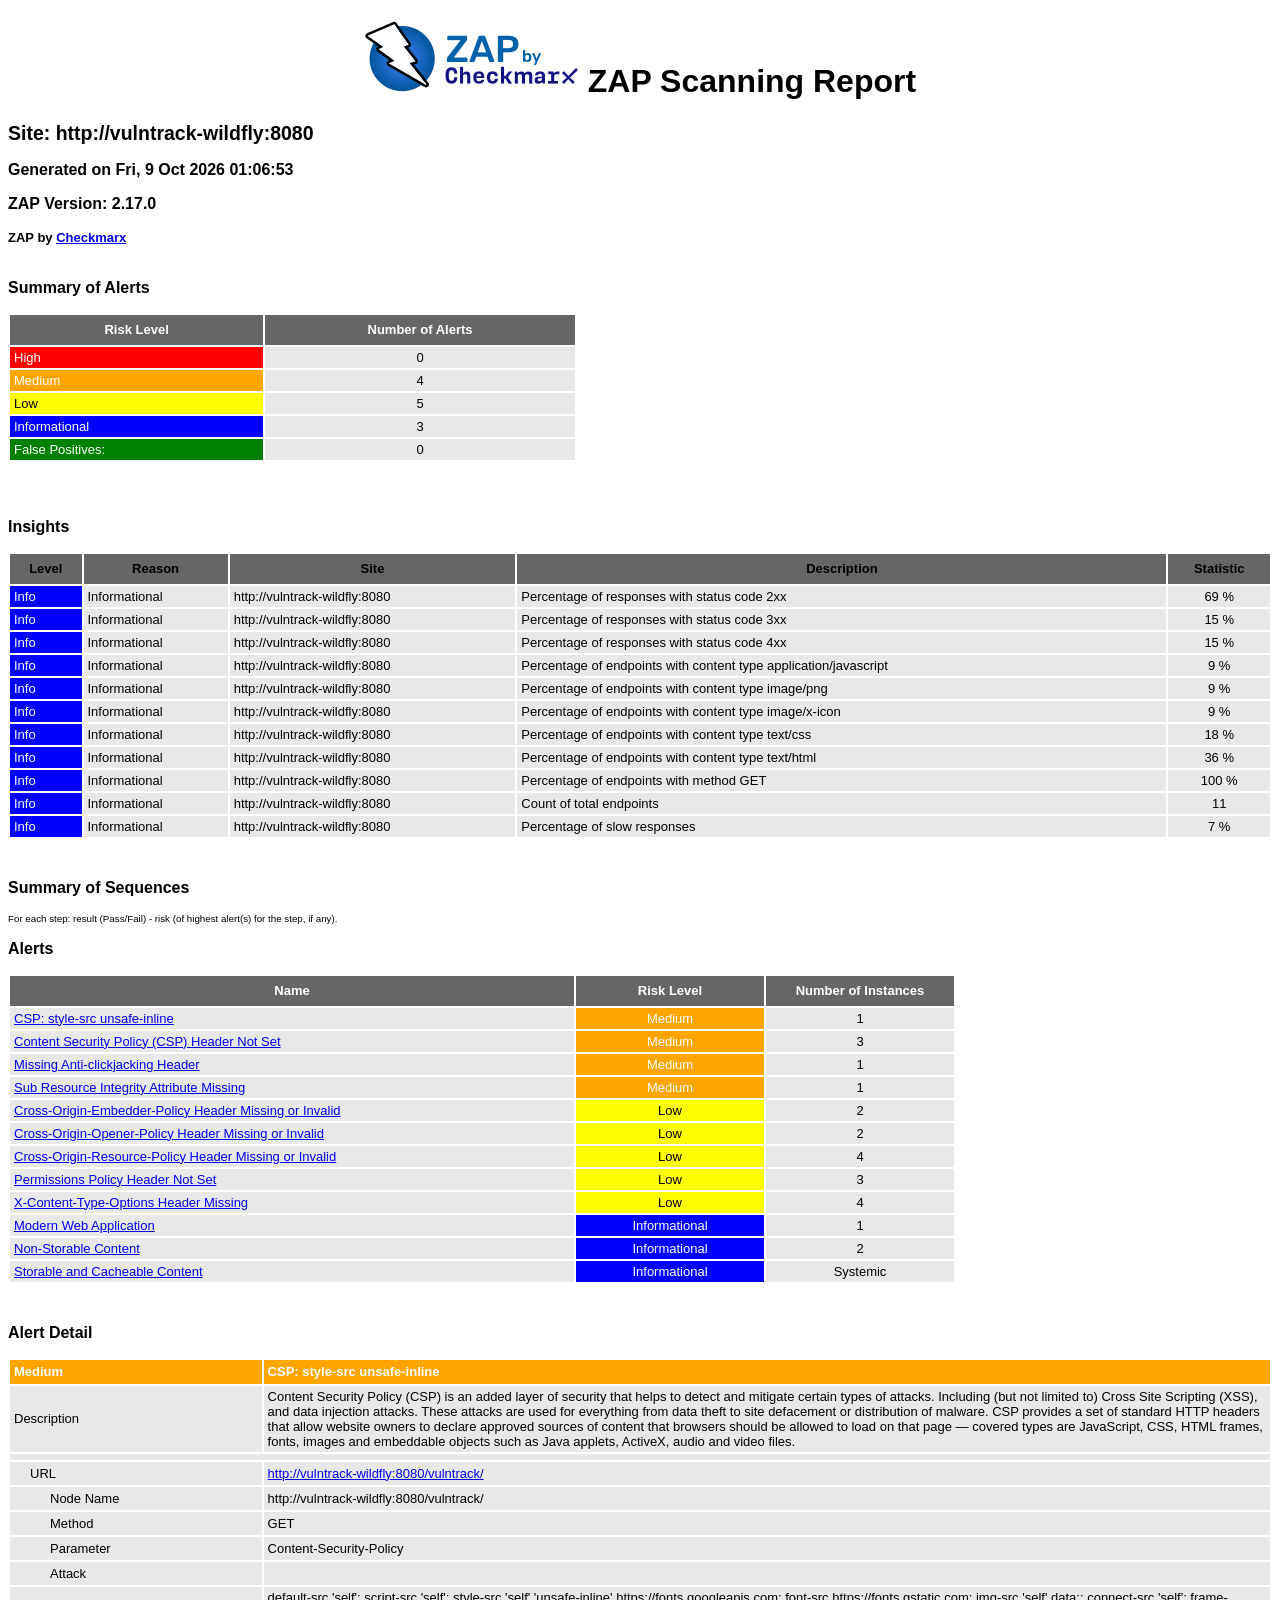
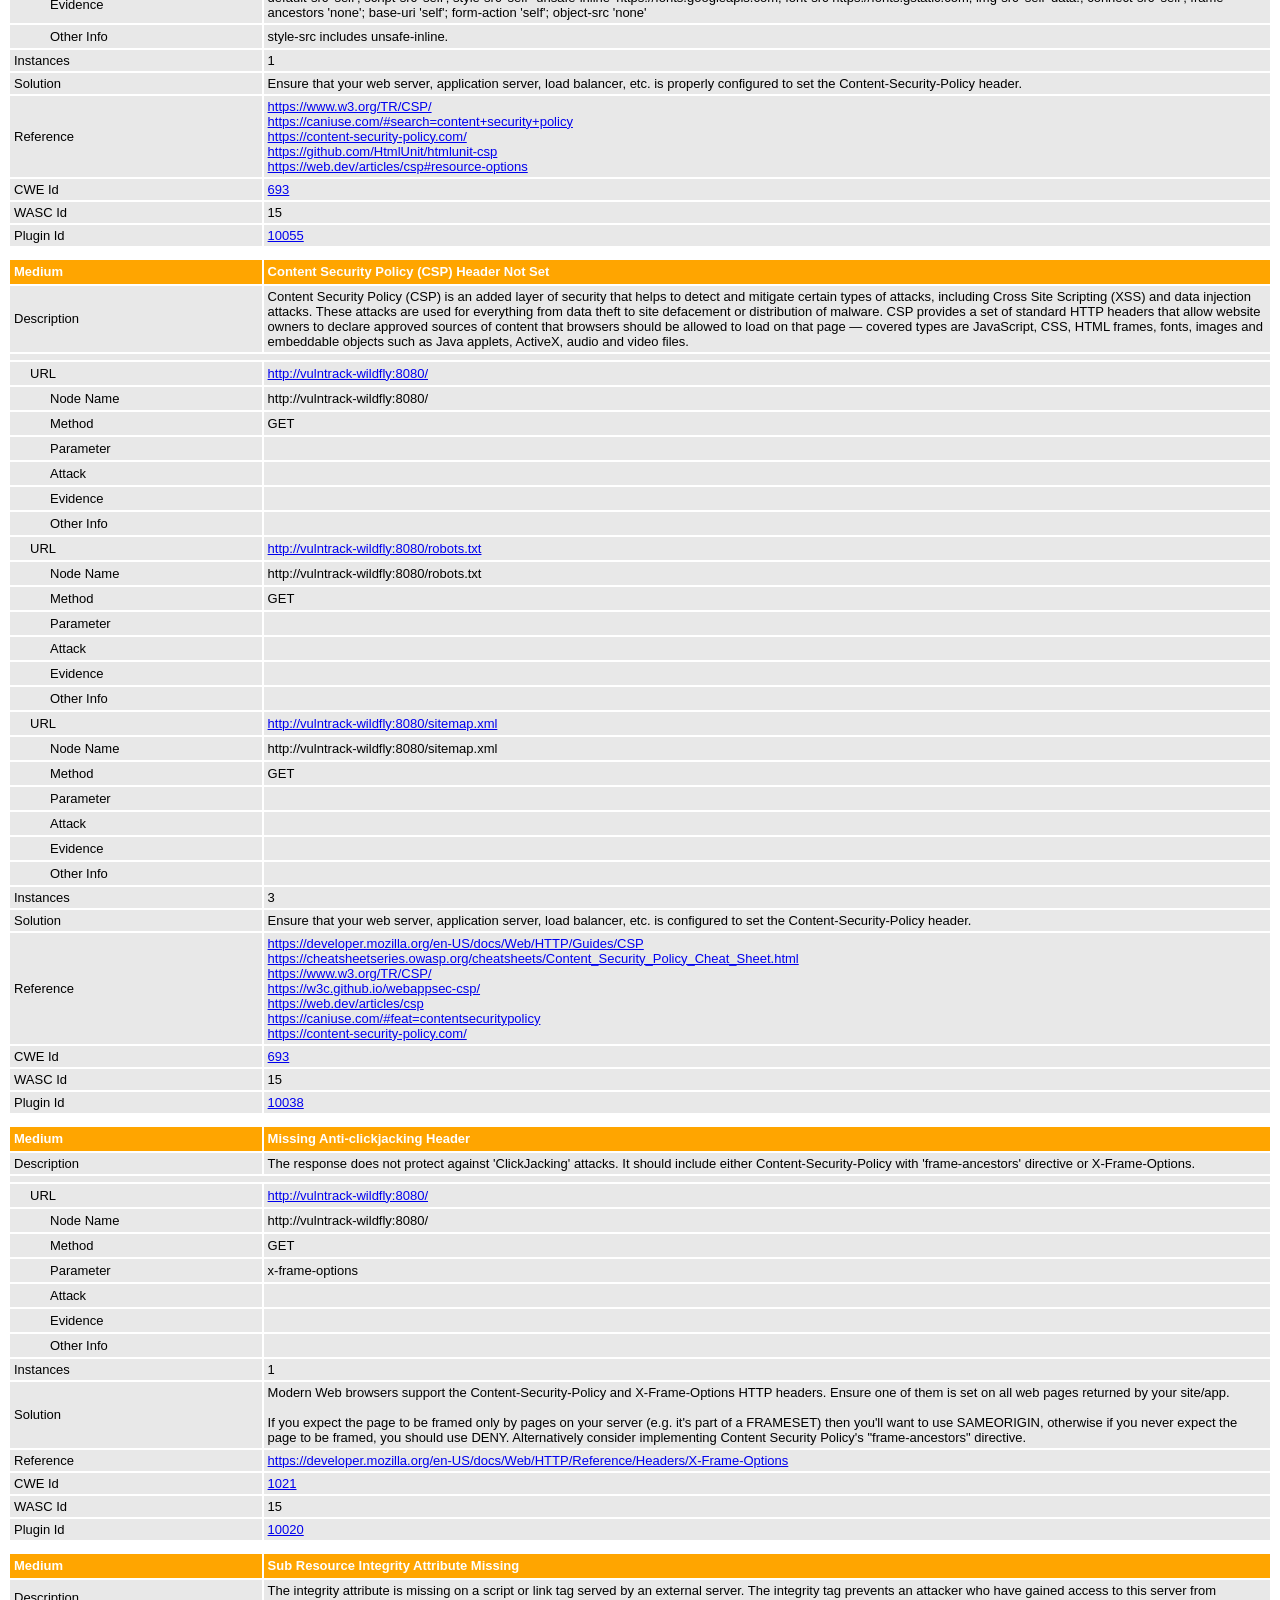
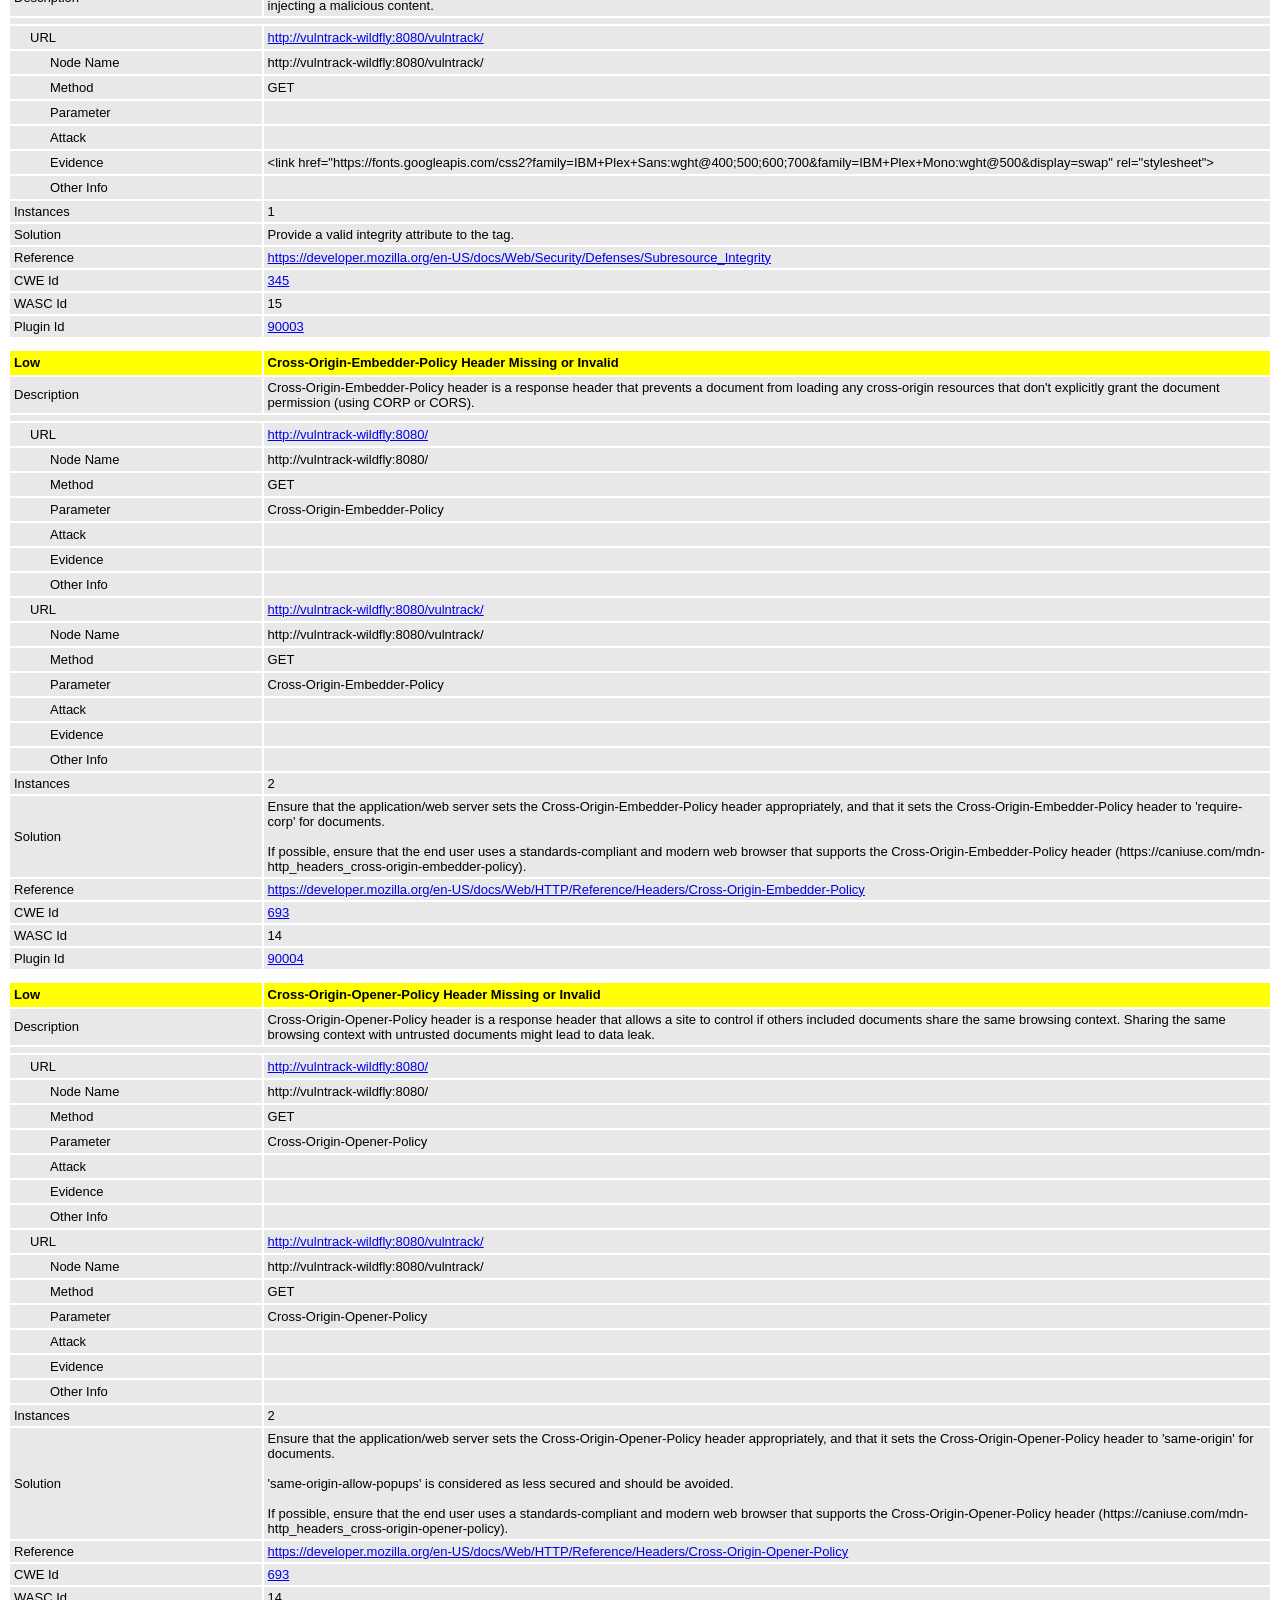
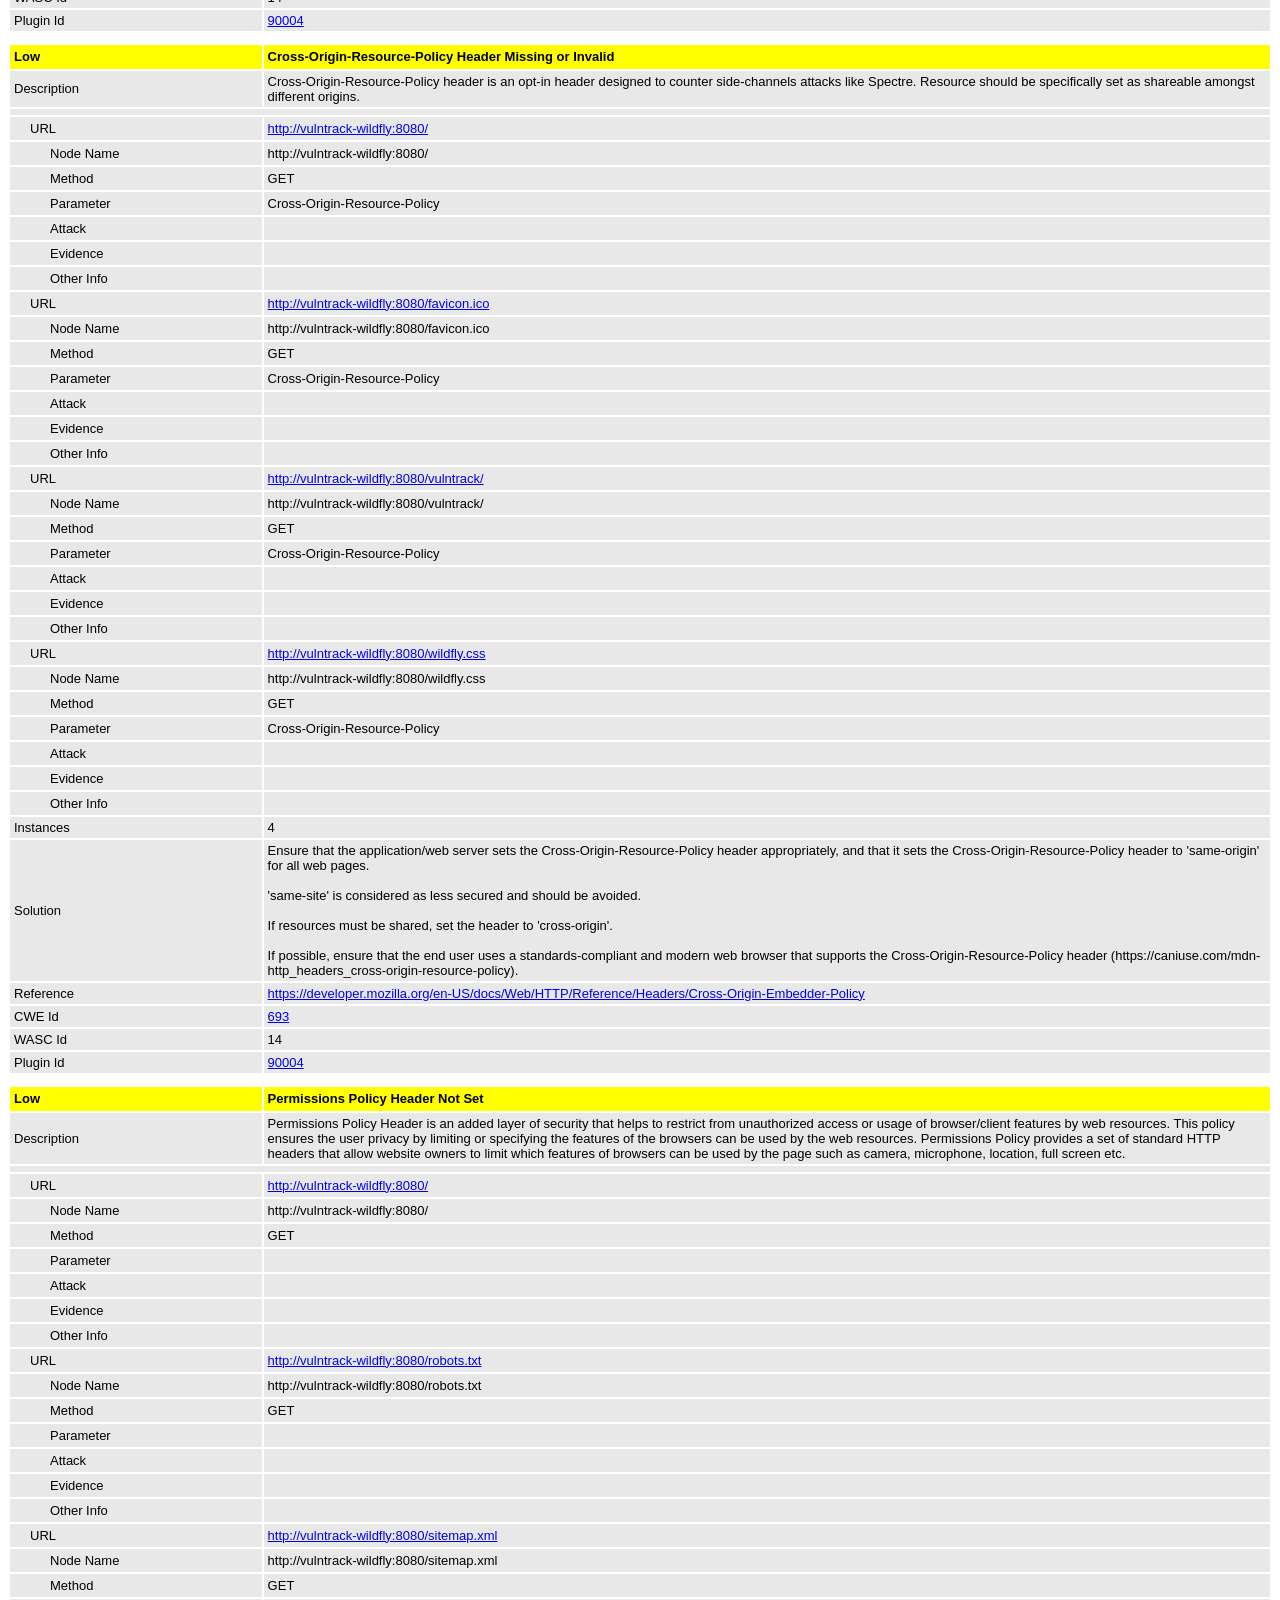
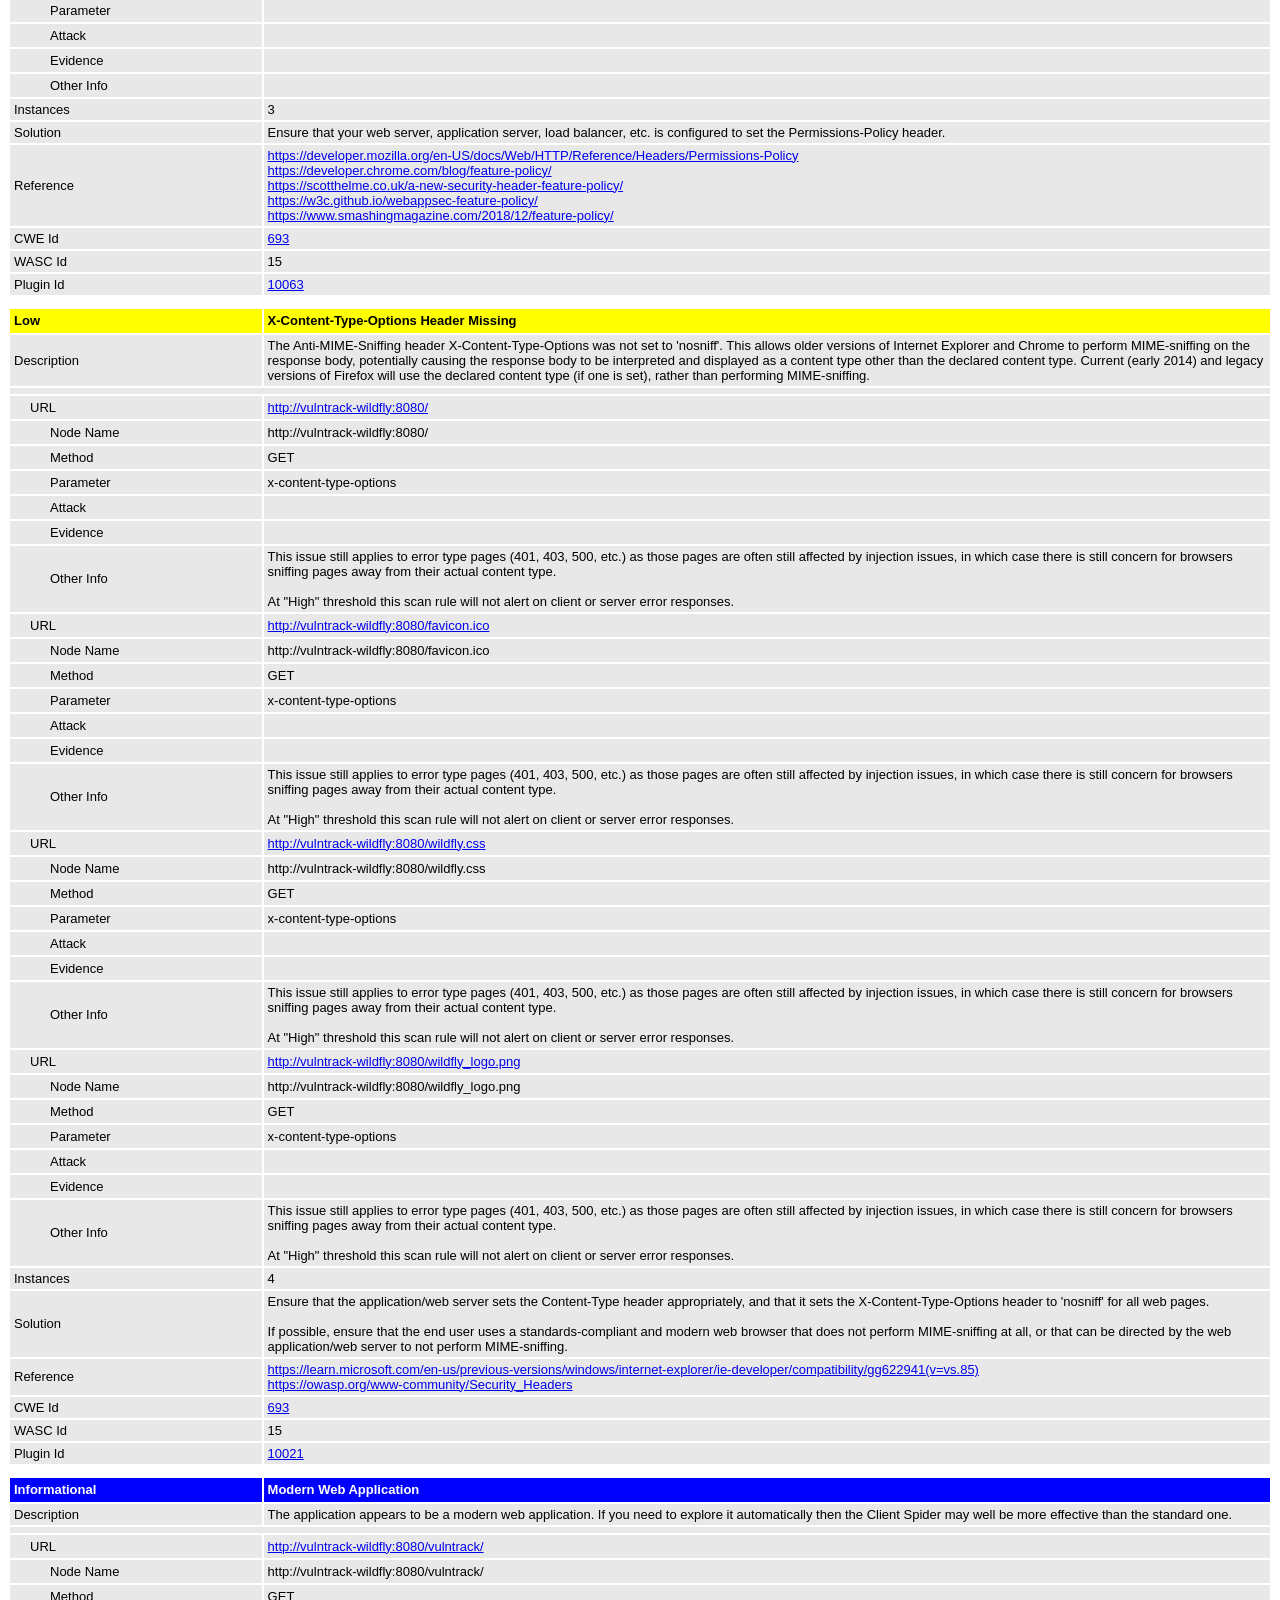
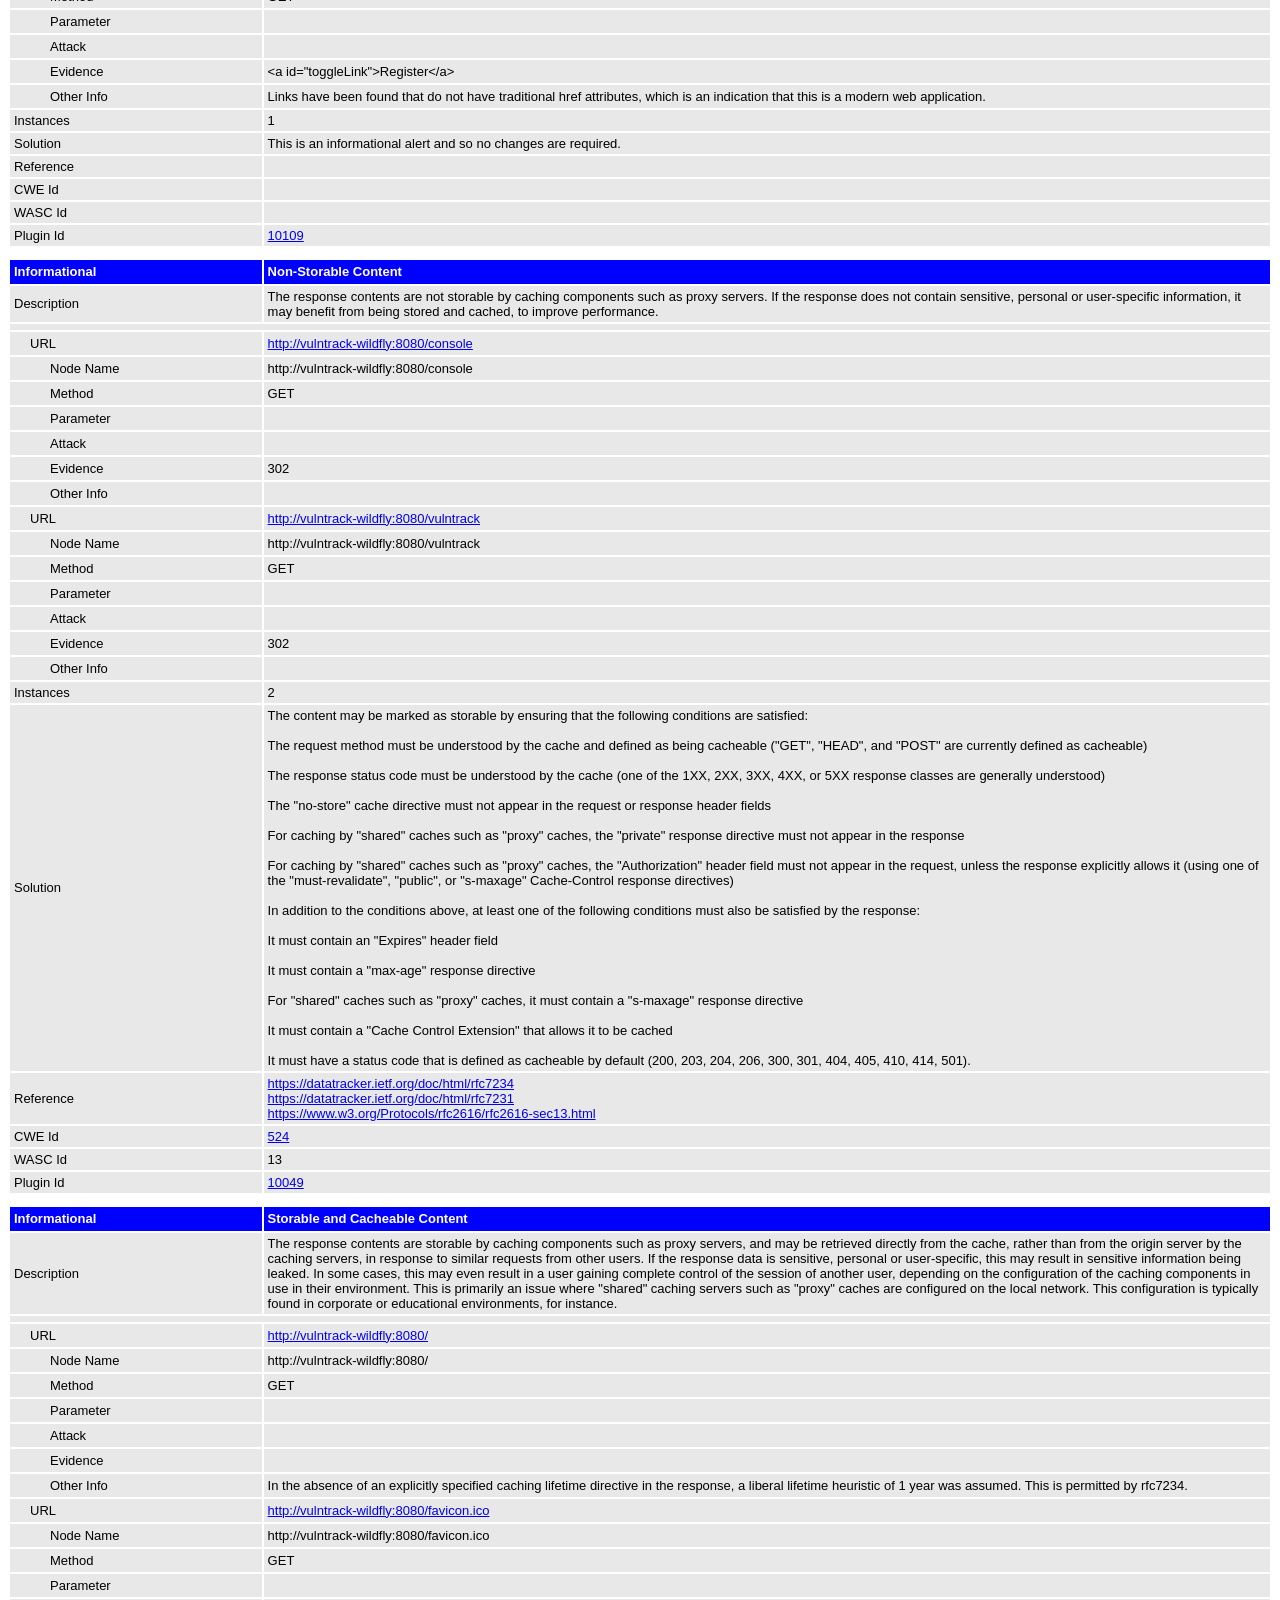
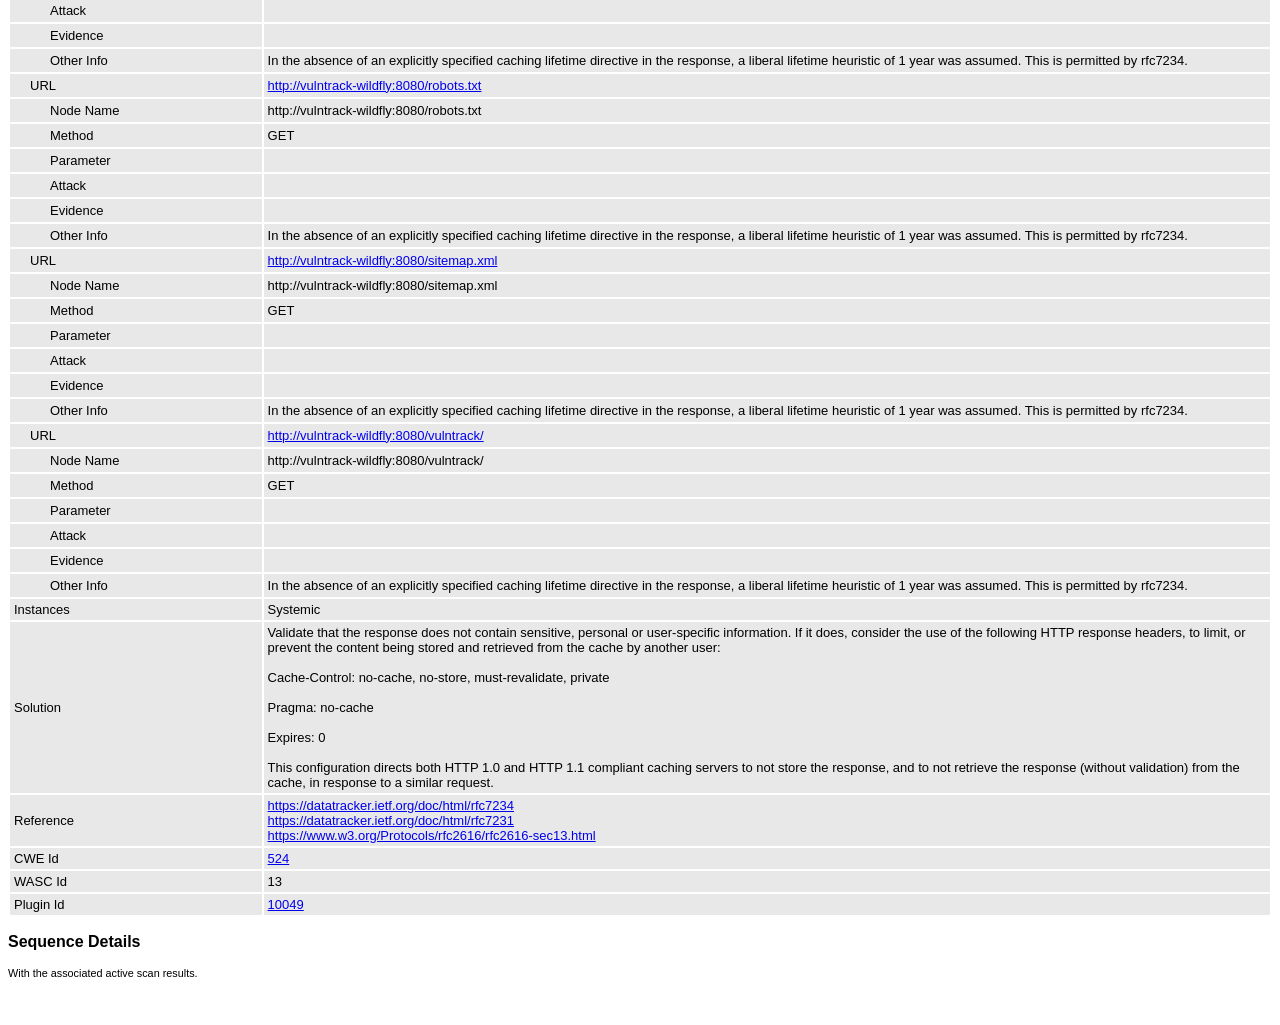
<file: docs/security/zap-baseline-after.html>
<!DOCTYPE html>
<html>
<head>
<META http-equiv="Content-Type" content="text/html; charset=UTF-8" />
<title>ZAP Scanning Report</title>
<style type="text/css">
body {
	font-family: "Helvetica Neue", Helvetica, Arial, sans-serif;
	color: #000;
	font-size: 13px;
}

h1 {
	text-align: center;
	font-weight: bold;
	font-size: 32px
}

h3 {
	font-size: 16px;
}

table {
	border: none;
	font-size: 13px;
}

td, th {
	padding: 3px 4px;
	word-break: break-word;
}

th {
	font-weight: bold;
	background-color: #666666;
}

td {
	background-color: #e8e8e8;
}

.spacer {
	margin: 10px;
}

.spacer-lg {
	margin: 40px;
}

.indent1 {
	padding: 4px 20px;
}

.indent2 {
	padding: 4px 40px;
}

.risk-3 {
	background-color: red;
	color: #FFF;
}

.risk-2 {
	background-color: orange;
	color: #FFF;
}

.risk-1 {
	background-color: yellow;
	color: #000;
}

.risk-0 {
	background-color: blue;
	color: #FFF;
}

.risk--1 {
	background-color: green;
	color: #FFF;
}

.summary {
	width: 45%;
}

.summary th {
	color: #FFF;
}

.summary100 {
	width: 100%;
}

.summary80 {
	width: 80%;
}

.tdconstrainer {
	width: 9.1%;
	padding: 0
}

.alerts {
	width: 75%;
}

.alerts th {
	color: #FFF;
}

.results {
	width: 100%;
}

.results th {
	text-align: left;
}

.left-header {
	display: inline-block;
}

.pass {
	background: green;
	color: white
}

.pass::before {
	content: '\2714';
	color: white
}

.fail {
	background: red;
	color: white
}

.fail::before {
	content: '\2716';
	color: white
}

.alert-3b::before {
	content: '\2691';
	color: red
}

.alert-2b::before {
	content: '\2691 ';
	color: orange
}

.alert-1b::before {
	content: '\2691';
	color: yellow
}

.alert-0b::before {
	content: '\2691';
	color: blue
}

.alert-3a::after {
	content: '\2691';
	color: red
}

.alert-2a::after {
	content: '\2691 ';
	color: orange
}

.alert-1a::after {
	content: '\2691';
	color: yellow
}

.alert-0a::after {
	content: '\2691';
	color: blue
}

.lm2 {
	margin-left: 2em;
}

.smallnote {
	font-size: 0.75em
}

.alwayswhite {
	color: white
}

.script-diagnostic-screenshot {
	display: block;
	max-width: 100%;
	height: auto;
}
</style>
</head>
<body>
	<h1>
		<!-- The ZAP by Checkmark Logo -->
		<img
			src="[data-uri]"
			alt="" />
		ZAP Scanning Report
	</h1>
	<p />
	

	<h2>
		
		Site: http://vulntrack-wildfly:8080
		
	</h2>

	<h3>
		Generated on Fri, 9 Oct 2026 01:06:53
	</h3>

	<h3>
		ZAP Version: 2.17.0
	</h3>

	<h4>
		ZAP by <a href="https://checkmarx.com/">Checkmarx</a>
	</h4>

	
		<h3 class="left-header">Summary of Alerts</h3>
		<table class="summary">
			<tr>
				<th width="45%"
					height="24">Risk Level</th>
				<th width="55%"
					align="center">Number of Alerts</th>
			</tr>
			<tr>
				<td class="risk-3">
					<div>High</div>
				</td>
				<td align="center">
					<div>0</div>
				</td>
			</tr>
			<tr>
				<td class="risk-2">
					<div>Medium</div>
				</td>
				<td align="center">
					<div>4</div>
				</td>
			</tr>
			<tr>
				<td class="risk-1">
					<div>Low</div>
				</td>
				<td align="center">
					<div>5</div>
				</td>
			</tr>
			<tr>
				<td class="risk-0">
					<div>Informational</div>
				</td>
				<td align="center">
					<div>3</div>
				</td>
			</tr>
			<tr>
				<td class="risk--1">
					<div>				False Positives:</div>
				</td>
				<td align="center">
					<div>0</div>
				</td>
			</tr>
		</table>
		<div class="spacer-lg"></div>
	
	
	
		<h3 class="left-header">Insights</h3>
		
		<table class="summary100">
			<tr>
				<th height="24">Level</th>
				<th>Reason</th>
				<th>Site</th>
				<th>Description</th>
				<th>Statistic</th>
			</tr>
			
				<tr>
				<td class="risk-0">
					<div>Info</div>
				</td>
				<td>
					<div>Informational</div>
				</td>
				<td>
					<div>http://vulntrack-wildfly:8080</div>
				</td>
				<td>
					<div>Percentage of responses with status code 2xx</div>
				</td>
				<td align="center">
					<div>69 %</div>
				</td>
				</tr>
			
				<tr>
				<td class="risk-0">
					<div>Info</div>
				</td>
				<td>
					<div>Informational</div>
				</td>
				<td>
					<div>http://vulntrack-wildfly:8080</div>
				</td>
				<td>
					<div>Percentage of responses with status code 3xx</div>
				</td>
				<td align="center">
					<div>15 %</div>
				</td>
				</tr>
			
				<tr>
				<td class="risk-0">
					<div>Info</div>
				</td>
				<td>
					<div>Informational</div>
				</td>
				<td>
					<div>http://vulntrack-wildfly:8080</div>
				</td>
				<td>
					<div>Percentage of responses with status code 4xx</div>
				</td>
				<td align="center">
					<div>15 %</div>
				</td>
				</tr>
			
				<tr>
				<td class="risk-0">
					<div>Info</div>
				</td>
				<td>
					<div>Informational</div>
				</td>
				<td>
					<div>http://vulntrack-wildfly:8080</div>
				</td>
				<td>
					<div>Percentage of endpoints with content type application/javascript</div>
				</td>
				<td align="center">
					<div>9 %</div>
				</td>
				</tr>
			
				<tr>
				<td class="risk-0">
					<div>Info</div>
				</td>
				<td>
					<div>Informational</div>
				</td>
				<td>
					<div>http://vulntrack-wildfly:8080</div>
				</td>
				<td>
					<div>Percentage of endpoints with content type image/png</div>
				</td>
				<td align="center">
					<div>9 %</div>
				</td>
				</tr>
			
				<tr>
				<td class="risk-0">
					<div>Info</div>
				</td>
				<td>
					<div>Informational</div>
				</td>
				<td>
					<div>http://vulntrack-wildfly:8080</div>
				</td>
				<td>
					<div>Percentage of endpoints with content type image/x-icon</div>
				</td>
				<td align="center">
					<div>9 %</div>
				</td>
				</tr>
			
				<tr>
				<td class="risk-0">
					<div>Info</div>
				</td>
				<td>
					<div>Informational</div>
				</td>
				<td>
					<div>http://vulntrack-wildfly:8080</div>
				</td>
				<td>
					<div>Percentage of endpoints with content type text/css</div>
				</td>
				<td align="center">
					<div>18 %</div>
				</td>
				</tr>
			
				<tr>
				<td class="risk-0">
					<div>Info</div>
				</td>
				<td>
					<div>Informational</div>
				</td>
				<td>
					<div>http://vulntrack-wildfly:8080</div>
				</td>
				<td>
					<div>Percentage of endpoints with content type text/html</div>
				</td>
				<td align="center">
					<div>36 %</div>
				</td>
				</tr>
			
				<tr>
				<td class="risk-0">
					<div>Info</div>
				</td>
				<td>
					<div>Informational</div>
				</td>
				<td>
					<div>http://vulntrack-wildfly:8080</div>
				</td>
				<td>
					<div>Percentage of endpoints with method GET</div>
				</td>
				<td align="center">
					<div>100 %</div>
				</td>
				</tr>
			
				<tr>
				<td class="risk-0">
					<div>Info</div>
				</td>
				<td>
					<div>Informational</div>
				</td>
				<td>
					<div>http://vulntrack-wildfly:8080</div>
				</td>
				<td>
					<div>Count of total endpoints</div>
				</td>
				<td align="center">
					<div>11   </div>
				</td>
				</tr>
			
				<tr>
				<td class="risk-0">
					<div>Info</div>
				</td>
				<td>
					<div>Informational</div>
				</td>
				<td>
					<div>http://vulntrack-wildfly:8080</div>
				</td>
				<td>
					<div>Percentage of slow responses</div>
				</td>
				<td align="center">
					<div>7 %</div>
				</td>
				</tr>
			
		</table>
		<div class="spacer-lg"></div>
	

	

	
		
			<h3>Summary of Sequences</h3>
			<p class="smallnote">For each step: result (Pass/Fail) - risk (of highest alert(s) for the step, if any).</p>

			
				</table>
			
		
	</th:block>

	
		<h3>Alerts</h3>
		<table class="alerts">
			<tr>
				<th width="60%" height="24">Name</th>
				<th width="20%"
					align="center">Risk Level</th>
				<th width="20%"
					align="center">Number of Instances</th>
			</tr>
			<tr>
				<td><a href="#10055">CSP: style-src unsafe-inline</a></td>
				<td align="center" class="risk-2">Medium</td>
				
				
				<td align="center">1</td>
				
			</tr>
			<tr>
				<td><a href="#10038">Content Security Policy (CSP) Header Not Set</a></td>
				<td align="center" class="risk-2">Medium</td>
				
				
				<td align="center">3</td>
				
			</tr>
			<tr>
				<td><a href="#10020">Missing Anti-clickjacking Header</a></td>
				<td align="center" class="risk-2">Medium</td>
				
				
				<td align="center">1</td>
				
			</tr>
			<tr>
				<td><a href="#90003">Sub Resource Integrity Attribute Missing</a></td>
				<td align="center" class="risk-2">Medium</td>
				
				
				<td align="center">1</td>
				
			</tr>
			<tr>
				<td><a href="#90004">Cross-Origin-Embedder-Policy Header Missing or Invalid</a></td>
				<td align="center" class="risk-1">Low</td>
				
				
				<td align="center">2</td>
				
			</tr>
			<tr>
				<td><a href="#90004">Cross-Origin-Opener-Policy Header Missing or Invalid</a></td>
				<td align="center" class="risk-1">Low</td>
				
				
				<td align="center">2</td>
				
			</tr>
			<tr>
				<td><a href="#90004">Cross-Origin-Resource-Policy Header Missing or Invalid</a></td>
				<td align="center" class="risk-1">Low</td>
				
				
				<td align="center">4</td>
				
			</tr>
			<tr>
				<td><a href="#10063">Permissions Policy Header Not Set</a></td>
				<td align="center" class="risk-1">Low</td>
				
				
				<td align="center">3</td>
				
			</tr>
			<tr>
				<td><a href="#10021">X-Content-Type-Options Header Missing</a></td>
				<td align="center" class="risk-1">Low</td>
				
				
				<td align="center">4</td>
				
			</tr>
			<tr>
				<td><a href="#10109">Modern Web Application</a></td>
				<td align="center" class="risk-0">Informational</td>
				
				
				<td align="center">1</td>
				
			</tr>
			<tr>
				<td><a href="#10049">Non-Storable Content</a></td>
				<td align="center" class="risk-0">Informational</td>
				
				
				<td align="center">2</td>
				
			</tr>
			<tr>
				<td><a href="#10049">Storable and Cacheable Content</a></td>
				<td align="center" class="risk-0">Informational</td>
				
				<td align="center">Systemic</td>
				
				
			</tr>
		</table>
		<div class="spacer-lg"></div>
	

	
		<h3>Alert Detail</h3>
		
			<table class="results">
				<tr height="24">
					<th width="20%" class="risk-2"><a
						id="10055"></a>
						<div>Medium</div></th>
					<th class="risk-2">CSP: style-src unsafe-inline</th>
				</tr>
				<tr>
					<td width="20%">Description</td>
					<td width="80%">
							<div>Content Security Policy (CSP) is an added layer of security that helps to detect and mitigate certain types of attacks. Including (but not limited to) Cross Site Scripting (XSS), and data injection attacks. These attacks are used for everything from data theft to site defacement or distribution of malware. CSP provides a set of standard HTTP headers that allow website owners to declare approved sources of content that browsers should be allowed to load on that page — covered types are JavaScript, CSS, HTML frames, fonts, images and embeddable objects such as Java applets, ActiveX, audio and video files.</div>
							
						</td>
				</tr>
				<TR vAlign="top">
					<TD colspan="2"></TD>
				</TR>
				
					<tr>
						<td width="20%"
							class="indent1">URL</td>
						<td width="80%"><a href="http://vulntrack-wildfly:8080/vulntrack/">http://vulntrack-wildfly:8080/vulntrack/</a></td>
					</tr>
					<tr>
						<td width="20%"
							class="indent2">Node Name</td>
						<td width="80%">http://vulntrack-wildfly:8080/vulntrack/</td>
					</tr>
					<tr>
						<td width="20%"
							class="indent2">Method</td>
						<td width="80%">GET</td>
					</tr>
					<tr>
						<td width="20%"
							class="indent2">Parameter</td>
						<td width="80%">Content-Security-Policy</td>
					</tr>
					<tr>
						<td width="20%"
							class="indent2">Attack</td>
						<td width="80%"></td>
					</tr>
					<tr>
						<td width="20%"
							class="indent2">Evidence</td>
						<td width="80%">default-src &#39;self&#39;; script-src &#39;self&#39;; style-src &#39;self&#39; &#39;unsafe-inline&#39; https://fonts.googleapis.com; font-src https://fonts.gstatic.com; img-src &#39;self&#39; data:; connect-src &#39;self&#39;; frame-ancestors &#39;none&#39;; base-uri &#39;self&#39;; form-action &#39;self&#39;; object-src &#39;none&#39;</td>
					</tr>
					<tr>
						<td width="20%"
							class="indent2">Other Info</td>
						<td width="80%">
							<div>style-src includes unsafe-inline.</div>
							
						</td>
					</tr>
				
				<tr>
					<td width="20%">Instances</td>
					
					
					<td width="80%">1</td>
					
				</tr>
				<tr>
					<td width="20%">Solution</td>
					<td width="80%">
							<div>Ensure that your web server, application server, load balancer, etc. is properly configured to set the Content-Security-Policy header.</div>
							
						</td>
				</tr>
				<tr>
					<td width="20%">Reference</td>
					<td width="80%">
							<a href="https://www.w3.org/TR/CSP/">https://www.w3.org/TR/CSP/</a>
							<br />
						
							<a href="https://caniuse.com/#search=content+security+policy">https://caniuse.com/#search=content+security+policy</a>
							<br />
						
							<a href="https://content-security-policy.com/">https://content-security-policy.com/</a>
							<br />
						
							<a href="https://github.com/HtmlUnit/htmlunit-csp">https://github.com/HtmlUnit/htmlunit-csp</a>
							<br />
						
							<a href="https://web.dev/articles/csp#resource-options">https://web.dev/articles/csp#resource-options</a>
							
						</td>
				</tr>
				<tr>
					<td width="20%">CWE Id</td>
					<td width="80%"><a
						href="https://cwe.mitre.org/data/definitions/693.html">693</a></td>
				</tr>
				<tr>
					<td width="20%">WASC Id</td>
					<td width="80%">15</td>
				</tr>
				<tr>
					<td width="20%">Plugin Id</td>
					<td width="80%"><a
						href="https://www.zaproxy.org/docs/alerts/10055/">10055</a></td>
				</tr>
			</table>
			<div class="spacer"></div>
		
			<table class="results">
				<tr height="24">
					<th width="20%" class="risk-2"><a
						id="10038"></a>
						<div>Medium</div></th>
					<th class="risk-2">Content Security Policy (CSP) Header Not Set</th>
				</tr>
				<tr>
					<td width="20%">Description</td>
					<td width="80%">
							<div>Content Security Policy (CSP) is an added layer of security that helps to detect and mitigate certain types of attacks, including Cross Site Scripting (XSS) and data injection attacks. These attacks are used for everything from data theft to site defacement or distribution of malware. CSP provides a set of standard HTTP headers that allow website owners to declare approved sources of content that browsers should be allowed to load on that page — covered types are JavaScript, CSS, HTML frames, fonts, images and embeddable objects such as Java applets, ActiveX, audio and video files.</div>
							
						</td>
				</tr>
				<TR vAlign="top">
					<TD colspan="2"></TD>
				</TR>
				
					<tr>
						<td width="20%"
							class="indent1">URL</td>
						<td width="80%"><a href="http://vulntrack-wildfly:8080/">http://vulntrack-wildfly:8080/</a></td>
					</tr>
					<tr>
						<td width="20%"
							class="indent2">Node Name</td>
						<td width="80%">http://vulntrack-wildfly:8080/</td>
					</tr>
					<tr>
						<td width="20%"
							class="indent2">Method</td>
						<td width="80%">GET</td>
					</tr>
					<tr>
						<td width="20%"
							class="indent2">Parameter</td>
						<td width="80%"></td>
					</tr>
					<tr>
						<td width="20%"
							class="indent2">Attack</td>
						<td width="80%"></td>
					</tr>
					<tr>
						<td width="20%"
							class="indent2">Evidence</td>
						<td width="80%"></td>
					</tr>
					<tr>
						<td width="20%"
							class="indent2">Other Info</td>
						<td width="80%"></td>
					</tr>
				
					<tr>
						<td width="20%"
							class="indent1">URL</td>
						<td width="80%"><a href="http://vulntrack-wildfly:8080/robots.txt">http://vulntrack-wildfly:8080/robots.txt</a></td>
					</tr>
					<tr>
						<td width="20%"
							class="indent2">Node Name</td>
						<td width="80%">http://vulntrack-wildfly:8080/robots.txt</td>
					</tr>
					<tr>
						<td width="20%"
							class="indent2">Method</td>
						<td width="80%">GET</td>
					</tr>
					<tr>
						<td width="20%"
							class="indent2">Parameter</td>
						<td width="80%"></td>
					</tr>
					<tr>
						<td width="20%"
							class="indent2">Attack</td>
						<td width="80%"></td>
					</tr>
					<tr>
						<td width="20%"
							class="indent2">Evidence</td>
						<td width="80%"></td>
					</tr>
					<tr>
						<td width="20%"
							class="indent2">Other Info</td>
						<td width="80%"></td>
					</tr>
				
					<tr>
						<td width="20%"
							class="indent1">URL</td>
						<td width="80%"><a href="http://vulntrack-wildfly:8080/sitemap.xml">http://vulntrack-wildfly:8080/sitemap.xml</a></td>
					</tr>
					<tr>
						<td width="20%"
							class="indent2">Node Name</td>
						<td width="80%">http://vulntrack-wildfly:8080/sitemap.xml</td>
					</tr>
					<tr>
						<td width="20%"
							class="indent2">Method</td>
						<td width="80%">GET</td>
					</tr>
					<tr>
						<td width="20%"
							class="indent2">Parameter</td>
						<td width="80%"></td>
					</tr>
					<tr>
						<td width="20%"
							class="indent2">Attack</td>
						<td width="80%"></td>
					</tr>
					<tr>
						<td width="20%"
							class="indent2">Evidence</td>
						<td width="80%"></td>
					</tr>
					<tr>
						<td width="20%"
							class="indent2">Other Info</td>
						<td width="80%"></td>
					</tr>
				
				<tr>
					<td width="20%">Instances</td>
					
					
					<td width="80%">3</td>
					
				</tr>
				<tr>
					<td width="20%">Solution</td>
					<td width="80%">
							<div>Ensure that your web server, application server, load balancer, etc. is configured to set the Content-Security-Policy header.</div>
							
						</td>
				</tr>
				<tr>
					<td width="20%">Reference</td>
					<td width="80%">
							<a href="https://developer.mozilla.org/en-US/docs/Web/HTTP/Guides/CSP">https://developer.mozilla.org/en-US/docs/Web/HTTP/Guides/CSP</a>
							<br />
						
							<a href="https://cheatsheetseries.owasp.org/cheatsheets/Content_Security_Policy_Cheat_Sheet.html">https://cheatsheetseries.owasp.org/cheatsheets/Content_Security_Policy_Cheat_Sheet.html</a>
							<br />
						
							<a href="https://www.w3.org/TR/CSP/">https://www.w3.org/TR/CSP/</a>
							<br />
						
							<a href="https://w3c.github.io/webappsec-csp/">https://w3c.github.io/webappsec-csp/</a>
							<br />
						
							<a href="https://web.dev/articles/csp">https://web.dev/articles/csp</a>
							<br />
						
							<a href="https://caniuse.com/#feat=contentsecuritypolicy">https://caniuse.com/#feat=contentsecuritypolicy</a>
							<br />
						
							<a href="https://content-security-policy.com/">https://content-security-policy.com/</a>
							
						</td>
				</tr>
				<tr>
					<td width="20%">CWE Id</td>
					<td width="80%"><a
						href="https://cwe.mitre.org/data/definitions/693.html">693</a></td>
				</tr>
				<tr>
					<td width="20%">WASC Id</td>
					<td width="80%">15</td>
				</tr>
				<tr>
					<td width="20%">Plugin Id</td>
					<td width="80%"><a
						href="https://www.zaproxy.org/docs/alerts/10038/">10038</a></td>
				</tr>
			</table>
			<div class="spacer"></div>
		
			<table class="results">
				<tr height="24">
					<th width="20%" class="risk-2"><a
						id="10020"></a>
						<div>Medium</div></th>
					<th class="risk-2">Missing Anti-clickjacking Header</th>
				</tr>
				<tr>
					<td width="20%">Description</td>
					<td width="80%">
							<div>The response does not protect against &#39;ClickJacking&#39; attacks. It should include either Content-Security-Policy with &#39;frame-ancestors&#39; directive or X-Frame-Options.</div>
							
						</td>
				</tr>
				<TR vAlign="top">
					<TD colspan="2"></TD>
				</TR>
				
					<tr>
						<td width="20%"
							class="indent1">URL</td>
						<td width="80%"><a href="http://vulntrack-wildfly:8080/">http://vulntrack-wildfly:8080/</a></td>
					</tr>
					<tr>
						<td width="20%"
							class="indent2">Node Name</td>
						<td width="80%">http://vulntrack-wildfly:8080/</td>
					</tr>
					<tr>
						<td width="20%"
							class="indent2">Method</td>
						<td width="80%">GET</td>
					</tr>
					<tr>
						<td width="20%"
							class="indent2">Parameter</td>
						<td width="80%">x-frame-options</td>
					</tr>
					<tr>
						<td width="20%"
							class="indent2">Attack</td>
						<td width="80%"></td>
					</tr>
					<tr>
						<td width="20%"
							class="indent2">Evidence</td>
						<td width="80%"></td>
					</tr>
					<tr>
						<td width="20%"
							class="indent2">Other Info</td>
						<td width="80%"></td>
					</tr>
				
				<tr>
					<td width="20%">Instances</td>
					
					
					<td width="80%">1</td>
					
				</tr>
				<tr>
					<td width="20%">Solution</td>
					<td width="80%">
							<div>Modern Web browsers support the Content-Security-Policy and X-Frame-Options HTTP headers. Ensure one of them is set on all web pages returned by your site/app.</div>
							<br />
						
							<div>If you expect the page to be framed only by pages on your server (e.g. it&#39;s part of a FRAMESET) then you&#39;ll want to use SAMEORIGIN, otherwise if you never expect the page to be framed, you should use DENY. Alternatively consider implementing Content Security Policy&#39;s &quot;frame-ancestors&quot; directive.</div>
							
						</td>
				</tr>
				<tr>
					<td width="20%">Reference</td>
					<td width="80%">
							<a href="https://developer.mozilla.org/en-US/docs/Web/HTTP/Reference/Headers/X-Frame-Options">https://developer.mozilla.org/en-US/docs/Web/HTTP/Reference/Headers/X-Frame-Options</a>
							
						</td>
				</tr>
				<tr>
					<td width="20%">CWE Id</td>
					<td width="80%"><a
						href="https://cwe.mitre.org/data/definitions/1021.html">1021</a></td>
				</tr>
				<tr>
					<td width="20%">WASC Id</td>
					<td width="80%">15</td>
				</tr>
				<tr>
					<td width="20%">Plugin Id</td>
					<td width="80%"><a
						href="https://www.zaproxy.org/docs/alerts/10020/">10020</a></td>
				</tr>
			</table>
			<div class="spacer"></div>
		
			<table class="results">
				<tr height="24">
					<th width="20%" class="risk-2"><a
						id="90003"></a>
						<div>Medium</div></th>
					<th class="risk-2">Sub Resource Integrity Attribute Missing</th>
				</tr>
				<tr>
					<td width="20%">Description</td>
					<td width="80%">
							<div>The integrity attribute is missing on a script or link tag served by an external server. The integrity tag prevents an attacker who have gained access to this server from injecting a malicious content.</div>
							
						</td>
				</tr>
				<TR vAlign="top">
					<TD colspan="2"></TD>
				</TR>
				
					<tr>
						<td width="20%"
							class="indent1">URL</td>
						<td width="80%"><a href="http://vulntrack-wildfly:8080/vulntrack/">http://vulntrack-wildfly:8080/vulntrack/</a></td>
					</tr>
					<tr>
						<td width="20%"
							class="indent2">Node Name</td>
						<td width="80%">http://vulntrack-wildfly:8080/vulntrack/</td>
					</tr>
					<tr>
						<td width="20%"
							class="indent2">Method</td>
						<td width="80%">GET</td>
					</tr>
					<tr>
						<td width="20%"
							class="indent2">Parameter</td>
						<td width="80%"></td>
					</tr>
					<tr>
						<td width="20%"
							class="indent2">Attack</td>
						<td width="80%"></td>
					</tr>
					<tr>
						<td width="20%"
							class="indent2">Evidence</td>
						<td width="80%">&lt;link href=&quot;https://fonts.googleapis.com/css2?family=IBM+Plex+Sans:wght@400;500;600;700&amp;family=IBM+Plex+Mono:wght@500&amp;display=swap&quot; rel=&quot;stylesheet&quot;&gt;</td>
					</tr>
					<tr>
						<td width="20%"
							class="indent2">Other Info</td>
						<td width="80%"></td>
					</tr>
				
				<tr>
					<td width="20%">Instances</td>
					
					
					<td width="80%">1</td>
					
				</tr>
				<tr>
					<td width="20%">Solution</td>
					<td width="80%">
							<div>Provide a valid integrity attribute to the tag.</div>
							
						</td>
				</tr>
				<tr>
					<td width="20%">Reference</td>
					<td width="80%">
							<a href="https://developer.mozilla.org/en-US/docs/Web/Security/Defenses/Subresource_Integrity">https://developer.mozilla.org/en-US/docs/Web/Security/Defenses/Subresource_Integrity</a>
							
						</td>
				</tr>
				<tr>
					<td width="20%">CWE Id</td>
					<td width="80%"><a
						href="https://cwe.mitre.org/data/definitions/345.html">345</a></td>
				</tr>
				<tr>
					<td width="20%">WASC Id</td>
					<td width="80%">15</td>
				</tr>
				<tr>
					<td width="20%">Plugin Id</td>
					<td width="80%"><a
						href="https://www.zaproxy.org/docs/alerts/90003/">90003</a></td>
				</tr>
			</table>
			<div class="spacer"></div>
		
			<table class="results">
				<tr height="24">
					<th width="20%" class="risk-1"><a
						id="90004"></a>
						<div>Low</div></th>
					<th class="risk-1">Cross-Origin-Embedder-Policy Header Missing or Invalid</th>
				</tr>
				<tr>
					<td width="20%">Description</td>
					<td width="80%">
							<div>Cross-Origin-Embedder-Policy header is a response header that prevents a document from loading any cross-origin resources that don&#39;t explicitly grant the document permission (using CORP or CORS).</div>
							
						</td>
				</tr>
				<TR vAlign="top">
					<TD colspan="2"></TD>
				</TR>
				
					<tr>
						<td width="20%"
							class="indent1">URL</td>
						<td width="80%"><a href="http://vulntrack-wildfly:8080/">http://vulntrack-wildfly:8080/</a></td>
					</tr>
					<tr>
						<td width="20%"
							class="indent2">Node Name</td>
						<td width="80%">http://vulntrack-wildfly:8080/</td>
					</tr>
					<tr>
						<td width="20%"
							class="indent2">Method</td>
						<td width="80%">GET</td>
					</tr>
					<tr>
						<td width="20%"
							class="indent2">Parameter</td>
						<td width="80%">Cross-Origin-Embedder-Policy</td>
					</tr>
					<tr>
						<td width="20%"
							class="indent2">Attack</td>
						<td width="80%"></td>
					</tr>
					<tr>
						<td width="20%"
							class="indent2">Evidence</td>
						<td width="80%"></td>
					</tr>
					<tr>
						<td width="20%"
							class="indent2">Other Info</td>
						<td width="80%"></td>
					</tr>
				
					<tr>
						<td width="20%"
							class="indent1">URL</td>
						<td width="80%"><a href="http://vulntrack-wildfly:8080/vulntrack/">http://vulntrack-wildfly:8080/vulntrack/</a></td>
					</tr>
					<tr>
						<td width="20%"
							class="indent2">Node Name</td>
						<td width="80%">http://vulntrack-wildfly:8080/vulntrack/</td>
					</tr>
					<tr>
						<td width="20%"
							class="indent2">Method</td>
						<td width="80%">GET</td>
					</tr>
					<tr>
						<td width="20%"
							class="indent2">Parameter</td>
						<td width="80%">Cross-Origin-Embedder-Policy</td>
					</tr>
					<tr>
						<td width="20%"
							class="indent2">Attack</td>
						<td width="80%"></td>
					</tr>
					<tr>
						<td width="20%"
							class="indent2">Evidence</td>
						<td width="80%"></td>
					</tr>
					<tr>
						<td width="20%"
							class="indent2">Other Info</td>
						<td width="80%"></td>
					</tr>
				
				<tr>
					<td width="20%">Instances</td>
					
					
					<td width="80%">2</td>
					
				</tr>
				<tr>
					<td width="20%">Solution</td>
					<td width="80%">
							<div>Ensure that the application/web server sets the Cross-Origin-Embedder-Policy header appropriately, and that it sets the Cross-Origin-Embedder-Policy header to &#39;require-corp&#39; for documents.</div>
							<br />
						
							<div>If possible, ensure that the end user uses a standards-compliant and modern web browser that supports the Cross-Origin-Embedder-Policy header (https://caniuse.com/mdn-http_headers_cross-origin-embedder-policy).</div>
							
						</td>
				</tr>
				<tr>
					<td width="20%">Reference</td>
					<td width="80%">
							<a href="https://developer.mozilla.org/en-US/docs/Web/HTTP/Reference/Headers/Cross-Origin-Embedder-Policy">https://developer.mozilla.org/en-US/docs/Web/HTTP/Reference/Headers/Cross-Origin-Embedder-Policy</a>
							
						</td>
				</tr>
				<tr>
					<td width="20%">CWE Id</td>
					<td width="80%"><a
						href="https://cwe.mitre.org/data/definitions/693.html">693</a></td>
				</tr>
				<tr>
					<td width="20%">WASC Id</td>
					<td width="80%">14</td>
				</tr>
				<tr>
					<td width="20%">Plugin Id</td>
					<td width="80%"><a
						href="https://www.zaproxy.org/docs/alerts/90004/">90004</a></td>
				</tr>
			</table>
			<div class="spacer"></div>
		
			<table class="results">
				<tr height="24">
					<th width="20%" class="risk-1"><a
						id="90004"></a>
						<div>Low</div></th>
					<th class="risk-1">Cross-Origin-Opener-Policy Header Missing or Invalid</th>
				</tr>
				<tr>
					<td width="20%">Description</td>
					<td width="80%">
							<div>Cross-Origin-Opener-Policy header is a response header that allows a site to control if others included documents share the same browsing context. Sharing the same browsing context with untrusted documents might lead to data leak.</div>
							
						</td>
				</tr>
				<TR vAlign="top">
					<TD colspan="2"></TD>
				</TR>
				
					<tr>
						<td width="20%"
							class="indent1">URL</td>
						<td width="80%"><a href="http://vulntrack-wildfly:8080/">http://vulntrack-wildfly:8080/</a></td>
					</tr>
					<tr>
						<td width="20%"
							class="indent2">Node Name</td>
						<td width="80%">http://vulntrack-wildfly:8080/</td>
					</tr>
					<tr>
						<td width="20%"
							class="indent2">Method</td>
						<td width="80%">GET</td>
					</tr>
					<tr>
						<td width="20%"
							class="indent2">Parameter</td>
						<td width="80%">Cross-Origin-Opener-Policy</td>
					</tr>
					<tr>
						<td width="20%"
							class="indent2">Attack</td>
						<td width="80%"></td>
					</tr>
					<tr>
						<td width="20%"
							class="indent2">Evidence</td>
						<td width="80%"></td>
					</tr>
					<tr>
						<td width="20%"
							class="indent2">Other Info</td>
						<td width="80%"></td>
					</tr>
				
					<tr>
						<td width="20%"
							class="indent1">URL</td>
						<td width="80%"><a href="http://vulntrack-wildfly:8080/vulntrack/">http://vulntrack-wildfly:8080/vulntrack/</a></td>
					</tr>
					<tr>
						<td width="20%"
							class="indent2">Node Name</td>
						<td width="80%">http://vulntrack-wildfly:8080/vulntrack/</td>
					</tr>
					<tr>
						<td width="20%"
							class="indent2">Method</td>
						<td width="80%">GET</td>
					</tr>
					<tr>
						<td width="20%"
							class="indent2">Parameter</td>
						<td width="80%">Cross-Origin-Opener-Policy</td>
					</tr>
					<tr>
						<td width="20%"
							class="indent2">Attack</td>
						<td width="80%"></td>
					</tr>
					<tr>
						<td width="20%"
							class="indent2">Evidence</td>
						<td width="80%"></td>
					</tr>
					<tr>
						<td width="20%"
							class="indent2">Other Info</td>
						<td width="80%"></td>
					</tr>
				
				<tr>
					<td width="20%">Instances</td>
					
					
					<td width="80%">2</td>
					
				</tr>
				<tr>
					<td width="20%">Solution</td>
					<td width="80%">
							<div>Ensure that the application/web server sets the Cross-Origin-Opener-Policy header appropriately, and that it sets the Cross-Origin-Opener-Policy header to &#39;same-origin&#39; for documents.</div>
							<br />
						
							<div>&#39;same-origin-allow-popups&#39; is considered as less secured and should be avoided.</div>
							<br />
						
							<div>If possible, ensure that the end user uses a standards-compliant and modern web browser that supports the Cross-Origin-Opener-Policy header (https://caniuse.com/mdn-http_headers_cross-origin-opener-policy).</div>
							
						</td>
				</tr>
				<tr>
					<td width="20%">Reference</td>
					<td width="80%">
							<a href="https://developer.mozilla.org/en-US/docs/Web/HTTP/Reference/Headers/Cross-Origin-Opener-Policy">https://developer.mozilla.org/en-US/docs/Web/HTTP/Reference/Headers/Cross-Origin-Opener-Policy</a>
							
						</td>
				</tr>
				<tr>
					<td width="20%">CWE Id</td>
					<td width="80%"><a
						href="https://cwe.mitre.org/data/definitions/693.html">693</a></td>
				</tr>
				<tr>
					<td width="20%">WASC Id</td>
					<td width="80%">14</td>
				</tr>
				<tr>
					<td width="20%">Plugin Id</td>
					<td width="80%"><a
						href="https://www.zaproxy.org/docs/alerts/90004/">90004</a></td>
				</tr>
			</table>
			<div class="spacer"></div>
		
			<table class="results">
				<tr height="24">
					<th width="20%" class="risk-1"><a
						id="90004"></a>
						<div>Low</div></th>
					<th class="risk-1">Cross-Origin-Resource-Policy Header Missing or Invalid</th>
				</tr>
				<tr>
					<td width="20%">Description</td>
					<td width="80%">
							<div>Cross-Origin-Resource-Policy header is an opt-in header designed to counter side-channels attacks like Spectre. Resource should be specifically set as shareable amongst different origins.</div>
							
						</td>
				</tr>
				<TR vAlign="top">
					<TD colspan="2"></TD>
				</TR>
				
					<tr>
						<td width="20%"
							class="indent1">URL</td>
						<td width="80%"><a href="http://vulntrack-wildfly:8080/">http://vulntrack-wildfly:8080/</a></td>
					</tr>
					<tr>
						<td width="20%"
							class="indent2">Node Name</td>
						<td width="80%">http://vulntrack-wildfly:8080/</td>
					</tr>
					<tr>
						<td width="20%"
							class="indent2">Method</td>
						<td width="80%">GET</td>
					</tr>
					<tr>
						<td width="20%"
							class="indent2">Parameter</td>
						<td width="80%">Cross-Origin-Resource-Policy</td>
					</tr>
					<tr>
						<td width="20%"
							class="indent2">Attack</td>
						<td width="80%"></td>
					</tr>
					<tr>
						<td width="20%"
							class="indent2">Evidence</td>
						<td width="80%"></td>
					</tr>
					<tr>
						<td width="20%"
							class="indent2">Other Info</td>
						<td width="80%"></td>
					</tr>
				
					<tr>
						<td width="20%"
							class="indent1">URL</td>
						<td width="80%"><a href="http://vulntrack-wildfly:8080/favicon.ico">http://vulntrack-wildfly:8080/favicon.ico</a></td>
					</tr>
					<tr>
						<td width="20%"
							class="indent2">Node Name</td>
						<td width="80%">http://vulntrack-wildfly:8080/favicon.ico</td>
					</tr>
					<tr>
						<td width="20%"
							class="indent2">Method</td>
						<td width="80%">GET</td>
					</tr>
					<tr>
						<td width="20%"
							class="indent2">Parameter</td>
						<td width="80%">Cross-Origin-Resource-Policy</td>
					</tr>
					<tr>
						<td width="20%"
							class="indent2">Attack</td>
						<td width="80%"></td>
					</tr>
					<tr>
						<td width="20%"
							class="indent2">Evidence</td>
						<td width="80%"></td>
					</tr>
					<tr>
						<td width="20%"
							class="indent2">Other Info</td>
						<td width="80%"></td>
					</tr>
				
					<tr>
						<td width="20%"
							class="indent1">URL</td>
						<td width="80%"><a href="http://vulntrack-wildfly:8080/vulntrack/">http://vulntrack-wildfly:8080/vulntrack/</a></td>
					</tr>
					<tr>
						<td width="20%"
							class="indent2">Node Name</td>
						<td width="80%">http://vulntrack-wildfly:8080/vulntrack/</td>
					</tr>
					<tr>
						<td width="20%"
							class="indent2">Method</td>
						<td width="80%">GET</td>
					</tr>
					<tr>
						<td width="20%"
							class="indent2">Parameter</td>
						<td width="80%">Cross-Origin-Resource-Policy</td>
					</tr>
					<tr>
						<td width="20%"
							class="indent2">Attack</td>
						<td width="80%"></td>
					</tr>
					<tr>
						<td width="20%"
							class="indent2">Evidence</td>
						<td width="80%"></td>
					</tr>
					<tr>
						<td width="20%"
							class="indent2">Other Info</td>
						<td width="80%"></td>
					</tr>
				
					<tr>
						<td width="20%"
							class="indent1">URL</td>
						<td width="80%"><a href="http://vulntrack-wildfly:8080/wildfly.css">http://vulntrack-wildfly:8080/wildfly.css</a></td>
					</tr>
					<tr>
						<td width="20%"
							class="indent2">Node Name</td>
						<td width="80%">http://vulntrack-wildfly:8080/wildfly.css</td>
					</tr>
					<tr>
						<td width="20%"
							class="indent2">Method</td>
						<td width="80%">GET</td>
					</tr>
					<tr>
						<td width="20%"
							class="indent2">Parameter</td>
						<td width="80%">Cross-Origin-Resource-Policy</td>
					</tr>
					<tr>
						<td width="20%"
							class="indent2">Attack</td>
						<td width="80%"></td>
					</tr>
					<tr>
						<td width="20%"
							class="indent2">Evidence</td>
						<td width="80%"></td>
					</tr>
					<tr>
						<td width="20%"
							class="indent2">Other Info</td>
						<td width="80%"></td>
					</tr>
				
				<tr>
					<td width="20%">Instances</td>
					
					
					<td width="80%">4</td>
					
				</tr>
				<tr>
					<td width="20%">Solution</td>
					<td width="80%">
							<div>Ensure that the application/web server sets the Cross-Origin-Resource-Policy header appropriately, and that it sets the Cross-Origin-Resource-Policy header to &#39;same-origin&#39; for all web pages.</div>
							<br />
						
							<div>&#39;same-site&#39; is considered as less secured and should be avoided.</div>
							<br />
						
							<div>If resources must be shared, set the header to &#39;cross-origin&#39;.</div>
							<br />
						
							<div>If possible, ensure that the end user uses a standards-compliant and modern web browser that supports the Cross-Origin-Resource-Policy header (https://caniuse.com/mdn-http_headers_cross-origin-resource-policy).</div>
							
						</td>
				</tr>
				<tr>
					<td width="20%">Reference</td>
					<td width="80%">
							<a href="https://developer.mozilla.org/en-US/docs/Web/HTTP/Reference/Headers/Cross-Origin-Embedder-Policy">https://developer.mozilla.org/en-US/docs/Web/HTTP/Reference/Headers/Cross-Origin-Embedder-Policy</a>
							
						</td>
				</tr>
				<tr>
					<td width="20%">CWE Id</td>
					<td width="80%"><a
						href="https://cwe.mitre.org/data/definitions/693.html">693</a></td>
				</tr>
				<tr>
					<td width="20%">WASC Id</td>
					<td width="80%">14</td>
				</tr>
				<tr>
					<td width="20%">Plugin Id</td>
					<td width="80%"><a
						href="https://www.zaproxy.org/docs/alerts/90004/">90004</a></td>
				</tr>
			</table>
			<div class="spacer"></div>
		
			<table class="results">
				<tr height="24">
					<th width="20%" class="risk-1"><a
						id="10063"></a>
						<div>Low</div></th>
					<th class="risk-1">Permissions Policy Header Not Set</th>
				</tr>
				<tr>
					<td width="20%">Description</td>
					<td width="80%">
							<div>Permissions Policy Header is an added layer of security that helps to restrict from unauthorized access or usage of browser/client features by web resources. This policy ensures the user privacy by limiting or specifying the features of the browsers can be used by the web resources. Permissions Policy provides a set of standard HTTP headers that allow website owners to limit which features of browsers can be used by the page such as camera, microphone, location, full screen etc.</div>
							
						</td>
				</tr>
				<TR vAlign="top">
					<TD colspan="2"></TD>
				</TR>
				
					<tr>
						<td width="20%"
							class="indent1">URL</td>
						<td width="80%"><a href="http://vulntrack-wildfly:8080/">http://vulntrack-wildfly:8080/</a></td>
					</tr>
					<tr>
						<td width="20%"
							class="indent2">Node Name</td>
						<td width="80%">http://vulntrack-wildfly:8080/</td>
					</tr>
					<tr>
						<td width="20%"
							class="indent2">Method</td>
						<td width="80%">GET</td>
					</tr>
					<tr>
						<td width="20%"
							class="indent2">Parameter</td>
						<td width="80%"></td>
					</tr>
					<tr>
						<td width="20%"
							class="indent2">Attack</td>
						<td width="80%"></td>
					</tr>
					<tr>
						<td width="20%"
							class="indent2">Evidence</td>
						<td width="80%"></td>
					</tr>
					<tr>
						<td width="20%"
							class="indent2">Other Info</td>
						<td width="80%"></td>
					</tr>
				
					<tr>
						<td width="20%"
							class="indent1">URL</td>
						<td width="80%"><a href="http://vulntrack-wildfly:8080/robots.txt">http://vulntrack-wildfly:8080/robots.txt</a></td>
					</tr>
					<tr>
						<td width="20%"
							class="indent2">Node Name</td>
						<td width="80%">http://vulntrack-wildfly:8080/robots.txt</td>
					</tr>
					<tr>
						<td width="20%"
							class="indent2">Method</td>
						<td width="80%">GET</td>
					</tr>
					<tr>
						<td width="20%"
							class="indent2">Parameter</td>
						<td width="80%"></td>
					</tr>
					<tr>
						<td width="20%"
							class="indent2">Attack</td>
						<td width="80%"></td>
					</tr>
					<tr>
						<td width="20%"
							class="indent2">Evidence</td>
						<td width="80%"></td>
					</tr>
					<tr>
						<td width="20%"
							class="indent2">Other Info</td>
						<td width="80%"></td>
					</tr>
				
					<tr>
						<td width="20%"
							class="indent1">URL</td>
						<td width="80%"><a href="http://vulntrack-wildfly:8080/sitemap.xml">http://vulntrack-wildfly:8080/sitemap.xml</a></td>
					</tr>
					<tr>
						<td width="20%"
							class="indent2">Node Name</td>
						<td width="80%">http://vulntrack-wildfly:8080/sitemap.xml</td>
					</tr>
					<tr>
						<td width="20%"
							class="indent2">Method</td>
						<td width="80%">GET</td>
					</tr>
					<tr>
						<td width="20%"
							class="indent2">Parameter</td>
						<td width="80%"></td>
					</tr>
					<tr>
						<td width="20%"
							class="indent2">Attack</td>
						<td width="80%"></td>
					</tr>
					<tr>
						<td width="20%"
							class="indent2">Evidence</td>
						<td width="80%"></td>
					</tr>
					<tr>
						<td width="20%"
							class="indent2">Other Info</td>
						<td width="80%"></td>
					</tr>
				
				<tr>
					<td width="20%">Instances</td>
					
					
					<td width="80%">3</td>
					
				</tr>
				<tr>
					<td width="20%">Solution</td>
					<td width="80%">
							<div>Ensure that your web server, application server, load balancer, etc. is configured to set the Permissions-Policy header.</div>
							
						</td>
				</tr>
				<tr>
					<td width="20%">Reference</td>
					<td width="80%">
							<a href="https://developer.mozilla.org/en-US/docs/Web/HTTP/Reference/Headers/Permissions-Policy">https://developer.mozilla.org/en-US/docs/Web/HTTP/Reference/Headers/Permissions-Policy</a>
							<br />
						
							<a href="https://developer.chrome.com/blog/feature-policy/">https://developer.chrome.com/blog/feature-policy/</a>
							<br />
						
							<a href="https://scotthelme.co.uk/a-new-security-header-feature-policy/">https://scotthelme.co.uk/a-new-security-header-feature-policy/</a>
							<br />
						
							<a href="https://w3c.github.io/webappsec-feature-policy/">https://w3c.github.io/webappsec-feature-policy/</a>
							<br />
						
							<a href="https://www.smashingmagazine.com/2018/12/feature-policy/">https://www.smashingmagazine.com/2018/12/feature-policy/</a>
							
						</td>
				</tr>
				<tr>
					<td width="20%">CWE Id</td>
					<td width="80%"><a
						href="https://cwe.mitre.org/data/definitions/693.html">693</a></td>
				</tr>
				<tr>
					<td width="20%">WASC Id</td>
					<td width="80%">15</td>
				</tr>
				<tr>
					<td width="20%">Plugin Id</td>
					<td width="80%"><a
						href="https://www.zaproxy.org/docs/alerts/10063/">10063</a></td>
				</tr>
			</table>
			<div class="spacer"></div>
		
			<table class="results">
				<tr height="24">
					<th width="20%" class="risk-1"><a
						id="10021"></a>
						<div>Low</div></th>
					<th class="risk-1">X-Content-Type-Options Header Missing</th>
				</tr>
				<tr>
					<td width="20%">Description</td>
					<td width="80%">
							<div>The Anti-MIME-Sniffing header X-Content-Type-Options was not set to &#39;nosniff&#39;. This allows older versions of Internet Explorer and Chrome to perform MIME-sniffing on the response body, potentially causing the response body to be interpreted and displayed as a content type other than the declared content type. Current (early 2014) and legacy versions of Firefox will use the declared content type (if one is set), rather than performing MIME-sniffing.</div>
							
						</td>
				</tr>
				<TR vAlign="top">
					<TD colspan="2"></TD>
				</TR>
				
					<tr>
						<td width="20%"
							class="indent1">URL</td>
						<td width="80%"><a href="http://vulntrack-wildfly:8080/">http://vulntrack-wildfly:8080/</a></td>
					</tr>
					<tr>
						<td width="20%"
							class="indent2">Node Name</td>
						<td width="80%">http://vulntrack-wildfly:8080/</td>
					</tr>
					<tr>
						<td width="20%"
							class="indent2">Method</td>
						<td width="80%">GET</td>
					</tr>
					<tr>
						<td width="20%"
							class="indent2">Parameter</td>
						<td width="80%">x-content-type-options</td>
					</tr>
					<tr>
						<td width="20%"
							class="indent2">Attack</td>
						<td width="80%"></td>
					</tr>
					<tr>
						<td width="20%"
							class="indent2">Evidence</td>
						<td width="80%"></td>
					</tr>
					<tr>
						<td width="20%"
							class="indent2">Other Info</td>
						<td width="80%">
							<div>This issue still applies to error type pages (401, 403, 500, etc.) as those pages are often still affected by injection issues, in which case there is still concern for browsers sniffing pages away from their actual content type.</div>
							<br />
						
							<div>At &quot;High&quot; threshold this scan rule will not alert on client or server error responses.</div>
							
						</td>
					</tr>
				
					<tr>
						<td width="20%"
							class="indent1">URL</td>
						<td width="80%"><a href="http://vulntrack-wildfly:8080/favicon.ico">http://vulntrack-wildfly:8080/favicon.ico</a></td>
					</tr>
					<tr>
						<td width="20%"
							class="indent2">Node Name</td>
						<td width="80%">http://vulntrack-wildfly:8080/favicon.ico</td>
					</tr>
					<tr>
						<td width="20%"
							class="indent2">Method</td>
						<td width="80%">GET</td>
					</tr>
					<tr>
						<td width="20%"
							class="indent2">Parameter</td>
						<td width="80%">x-content-type-options</td>
					</tr>
					<tr>
						<td width="20%"
							class="indent2">Attack</td>
						<td width="80%"></td>
					</tr>
					<tr>
						<td width="20%"
							class="indent2">Evidence</td>
						<td width="80%"></td>
					</tr>
					<tr>
						<td width="20%"
							class="indent2">Other Info</td>
						<td width="80%">
							<div>This issue still applies to error type pages (401, 403, 500, etc.) as those pages are often still affected by injection issues, in which case there is still concern for browsers sniffing pages away from their actual content type.</div>
							<br />
						
							<div>At &quot;High&quot; threshold this scan rule will not alert on client or server error responses.</div>
							
						</td>
					</tr>
				
					<tr>
						<td width="20%"
							class="indent1">URL</td>
						<td width="80%"><a href="http://vulntrack-wildfly:8080/wildfly.css">http://vulntrack-wildfly:8080/wildfly.css</a></td>
					</tr>
					<tr>
						<td width="20%"
							class="indent2">Node Name</td>
						<td width="80%">http://vulntrack-wildfly:8080/wildfly.css</td>
					</tr>
					<tr>
						<td width="20%"
							class="indent2">Method</td>
						<td width="80%">GET</td>
					</tr>
					<tr>
						<td width="20%"
							class="indent2">Parameter</td>
						<td width="80%">x-content-type-options</td>
					</tr>
					<tr>
						<td width="20%"
							class="indent2">Attack</td>
						<td width="80%"></td>
					</tr>
					<tr>
						<td width="20%"
							class="indent2">Evidence</td>
						<td width="80%"></td>
					</tr>
					<tr>
						<td width="20%"
							class="indent2">Other Info</td>
						<td width="80%">
							<div>This issue still applies to error type pages (401, 403, 500, etc.) as those pages are often still affected by injection issues, in which case there is still concern for browsers sniffing pages away from their actual content type.</div>
							<br />
						
							<div>At &quot;High&quot; threshold this scan rule will not alert on client or server error responses.</div>
							
						</td>
					</tr>
				
					<tr>
						<td width="20%"
							class="indent1">URL</td>
						<td width="80%"><a href="http://vulntrack-wildfly:8080/wildfly_logo.png">http://vulntrack-wildfly:8080/wildfly_logo.png</a></td>
					</tr>
					<tr>
						<td width="20%"
							class="indent2">Node Name</td>
						<td width="80%">http://vulntrack-wildfly:8080/wildfly_logo.png</td>
					</tr>
					<tr>
						<td width="20%"
							class="indent2">Method</td>
						<td width="80%">GET</td>
					</tr>
					<tr>
						<td width="20%"
							class="indent2">Parameter</td>
						<td width="80%">x-content-type-options</td>
					</tr>
					<tr>
						<td width="20%"
							class="indent2">Attack</td>
						<td width="80%"></td>
					</tr>
					<tr>
						<td width="20%"
							class="indent2">Evidence</td>
						<td width="80%"></td>
					</tr>
					<tr>
						<td width="20%"
							class="indent2">Other Info</td>
						<td width="80%">
							<div>This issue still applies to error type pages (401, 403, 500, etc.) as those pages are often still affected by injection issues, in which case there is still concern for browsers sniffing pages away from their actual content type.</div>
							<br />
						
							<div>At &quot;High&quot; threshold this scan rule will not alert on client or server error responses.</div>
							
						</td>
					</tr>
				
				<tr>
					<td width="20%">Instances</td>
					
					
					<td width="80%">4</td>
					
				</tr>
				<tr>
					<td width="20%">Solution</td>
					<td width="80%">
							<div>Ensure that the application/web server sets the Content-Type header appropriately, and that it sets the X-Content-Type-Options header to &#39;nosniff&#39; for all web pages.</div>
							<br />
						
							<div>If possible, ensure that the end user uses a standards-compliant and modern web browser that does not perform MIME-sniffing at all, or that can be directed by the web application/web server to not perform MIME-sniffing.</div>
							
						</td>
				</tr>
				<tr>
					<td width="20%">Reference</td>
					<td width="80%">
							<a href="https://learn.microsoft.com/en-us/previous-versions/windows/internet-explorer/ie-developer/compatibility/gg622941(v=vs.85)">https://learn.microsoft.com/en-us/previous-versions/windows/internet-explorer/ie-developer/compatibility/gg622941(v=vs.85)</a>
							<br />
						
							<a href="https://owasp.org/www-community/Security_Headers">https://owasp.org/www-community/Security_Headers</a>
							
						</td>
				</tr>
				<tr>
					<td width="20%">CWE Id</td>
					<td width="80%"><a
						href="https://cwe.mitre.org/data/definitions/693.html">693</a></td>
				</tr>
				<tr>
					<td width="20%">WASC Id</td>
					<td width="80%">15</td>
				</tr>
				<tr>
					<td width="20%">Plugin Id</td>
					<td width="80%"><a
						href="https://www.zaproxy.org/docs/alerts/10021/">10021</a></td>
				</tr>
			</table>
			<div class="spacer"></div>
		
			<table class="results">
				<tr height="24">
					<th width="20%" class="risk-0"><a
						id="10109"></a>
						<div>Informational</div></th>
					<th class="risk-0">Modern Web Application</th>
				</tr>
				<tr>
					<td width="20%">Description</td>
					<td width="80%">
							<div>The application appears to be a modern web application. If you need to explore it automatically then the Client Spider may well be more effective than the standard one.</div>
							
						</td>
				</tr>
				<TR vAlign="top">
					<TD colspan="2"></TD>
				</TR>
				
					<tr>
						<td width="20%"
							class="indent1">URL</td>
						<td width="80%"><a href="http://vulntrack-wildfly:8080/vulntrack/">http://vulntrack-wildfly:8080/vulntrack/</a></td>
					</tr>
					<tr>
						<td width="20%"
							class="indent2">Node Name</td>
						<td width="80%">http://vulntrack-wildfly:8080/vulntrack/</td>
					</tr>
					<tr>
						<td width="20%"
							class="indent2">Method</td>
						<td width="80%">GET</td>
					</tr>
					<tr>
						<td width="20%"
							class="indent2">Parameter</td>
						<td width="80%"></td>
					</tr>
					<tr>
						<td width="20%"
							class="indent2">Attack</td>
						<td width="80%"></td>
					</tr>
					<tr>
						<td width="20%"
							class="indent2">Evidence</td>
						<td width="80%">&lt;a id=&quot;toggleLink&quot;&gt;Register&lt;/a&gt;</td>
					</tr>
					<tr>
						<td width="20%"
							class="indent2">Other Info</td>
						<td width="80%">
							<div>Links have been found that do not have traditional href attributes, which is an indication that this is a modern web application.</div>
							
						</td>
					</tr>
				
				<tr>
					<td width="20%">Instances</td>
					
					
					<td width="80%">1</td>
					
				</tr>
				<tr>
					<td width="20%">Solution</td>
					<td width="80%">
							<div>This is an informational alert and so no changes are required.</div>
							
						</td>
				</tr>
				<tr>
					<td width="20%">Reference</td>
					<td width="80%"></td>
				</tr>
				<tr>
					<td width="20%">CWE Id</td>
					<td width="80%"></td>
				</tr>
				<tr>
					<td width="20%">WASC Id</td>
					<td width="80%"></td>
				</tr>
				<tr>
					<td width="20%">Plugin Id</td>
					<td width="80%"><a
						href="https://www.zaproxy.org/docs/alerts/10109/">10109</a></td>
				</tr>
			</table>
			<div class="spacer"></div>
		
			<table class="results">
				<tr height="24">
					<th width="20%" class="risk-0"><a
						id="10049"></a>
						<div>Informational</div></th>
					<th class="risk-0">Non-Storable Content</th>
				</tr>
				<tr>
					<td width="20%">Description</td>
					<td width="80%">
							<div>The response contents are not storable by caching components such as proxy servers. If the response does not contain sensitive, personal or user-specific information, it may benefit from being stored and cached, to improve performance.</div>
							
						</td>
				</tr>
				<TR vAlign="top">
					<TD colspan="2"></TD>
				</TR>
				
					<tr>
						<td width="20%"
							class="indent1">URL</td>
						<td width="80%"><a href="http://vulntrack-wildfly:8080/console">http://vulntrack-wildfly:8080/console</a></td>
					</tr>
					<tr>
						<td width="20%"
							class="indent2">Node Name</td>
						<td width="80%">http://vulntrack-wildfly:8080/console</td>
					</tr>
					<tr>
						<td width="20%"
							class="indent2">Method</td>
						<td width="80%">GET</td>
					</tr>
					<tr>
						<td width="20%"
							class="indent2">Parameter</td>
						<td width="80%"></td>
					</tr>
					<tr>
						<td width="20%"
							class="indent2">Attack</td>
						<td width="80%"></td>
					</tr>
					<tr>
						<td width="20%"
							class="indent2">Evidence</td>
						<td width="80%">302</td>
					</tr>
					<tr>
						<td width="20%"
							class="indent2">Other Info</td>
						<td width="80%"></td>
					</tr>
				
					<tr>
						<td width="20%"
							class="indent1">URL</td>
						<td width="80%"><a href="http://vulntrack-wildfly:8080/vulntrack">http://vulntrack-wildfly:8080/vulntrack</a></td>
					</tr>
					<tr>
						<td width="20%"
							class="indent2">Node Name</td>
						<td width="80%">http://vulntrack-wildfly:8080/vulntrack</td>
					</tr>
					<tr>
						<td width="20%"
							class="indent2">Method</td>
						<td width="80%">GET</td>
					</tr>
					<tr>
						<td width="20%"
							class="indent2">Parameter</td>
						<td width="80%"></td>
					</tr>
					<tr>
						<td width="20%"
							class="indent2">Attack</td>
						<td width="80%"></td>
					</tr>
					<tr>
						<td width="20%"
							class="indent2">Evidence</td>
						<td width="80%">302</td>
					</tr>
					<tr>
						<td width="20%"
							class="indent2">Other Info</td>
						<td width="80%"></td>
					</tr>
				
				<tr>
					<td width="20%">Instances</td>
					
					
					<td width="80%">2</td>
					
				</tr>
				<tr>
					<td width="20%">Solution</td>
					<td width="80%">
							<div>The content may be marked as storable by ensuring that the following conditions are satisfied:</div>
							<br />
						
							<div>The request method must be understood by the cache and defined as being cacheable (&quot;GET&quot;, &quot;HEAD&quot;, and &quot;POST&quot; are currently defined as cacheable)</div>
							<br />
						
							<div>The response status code must be understood by the cache (one of the 1XX, 2XX, 3XX, 4XX, or 5XX response classes are generally understood)</div>
							<br />
						
							<div>The &quot;no-store&quot; cache directive must not appear in the request or response header fields</div>
							<br />
						
							<div>For caching by &quot;shared&quot; caches such as &quot;proxy&quot; caches, the &quot;private&quot; response directive must not appear in the response</div>
							<br />
						
							<div>For caching by &quot;shared&quot; caches such as &quot;proxy&quot; caches, the &quot;Authorization&quot; header field must not appear in the request, unless the response explicitly allows it (using one of the &quot;must-revalidate&quot;, &quot;public&quot;, or &quot;s-maxage&quot; Cache-Control response directives)</div>
							<br />
						
							<div>In addition to the conditions above, at least one of the following conditions must also be satisfied by the response:</div>
							<br />
						
							<div>It must contain an &quot;Expires&quot; header field</div>
							<br />
						
							<div>It must contain a &quot;max-age&quot; response directive</div>
							<br />
						
							<div>For &quot;shared&quot; caches such as &quot;proxy&quot; caches, it must contain a &quot;s-maxage&quot; response directive</div>
							<br />
						
							<div>It must contain a &quot;Cache Control Extension&quot; that allows it to be cached</div>
							<br />
						
							<div>It must have a status code that is defined as cacheable by default (200, 203, 204, 206, 300, 301, 404, 405, 410, 414, 501).</div>
							
						</td>
				</tr>
				<tr>
					<td width="20%">Reference</td>
					<td width="80%">
							<a href="https://datatracker.ietf.org/doc/html/rfc7234">https://datatracker.ietf.org/doc/html/rfc7234</a>
							<br />
						
							<a href="https://datatracker.ietf.org/doc/html/rfc7231">https://datatracker.ietf.org/doc/html/rfc7231</a>
							<br />
						
							<a href="https://www.w3.org/Protocols/rfc2616/rfc2616-sec13.html">https://www.w3.org/Protocols/rfc2616/rfc2616-sec13.html</a>
							
						</td>
				</tr>
				<tr>
					<td width="20%">CWE Id</td>
					<td width="80%"><a
						href="https://cwe.mitre.org/data/definitions/524.html">524</a></td>
				</tr>
				<tr>
					<td width="20%">WASC Id</td>
					<td width="80%">13</td>
				</tr>
				<tr>
					<td width="20%">Plugin Id</td>
					<td width="80%"><a
						href="https://www.zaproxy.org/docs/alerts/10049/">10049</a></td>
				</tr>
			</table>
			<div class="spacer"></div>
		
			<table class="results">
				<tr height="24">
					<th width="20%" class="risk-0"><a
						id="10049"></a>
						<div>Informational</div></th>
					<th class="risk-0">Storable and Cacheable Content</th>
				</tr>
				<tr>
					<td width="20%">Description</td>
					<td width="80%">
							<div>The response contents are storable by caching components such as proxy servers, and may be retrieved directly from the cache, rather than from the origin server by the caching servers, in response to similar requests from other users. If the response data is sensitive, personal or user-specific, this may result in sensitive information being leaked. In some cases, this may even result in a user gaining complete control of the session of another user, depending on the configuration of the caching components in use in their environment. This is primarily an issue where &quot;shared&quot; caching servers such as &quot;proxy&quot; caches are configured on the local network. This configuration is typically found in corporate or educational environments, for instance.</div>
							
						</td>
				</tr>
				<TR vAlign="top">
					<TD colspan="2"></TD>
				</TR>
				
					<tr>
						<td width="20%"
							class="indent1">URL</td>
						<td width="80%"><a href="http://vulntrack-wildfly:8080/">http://vulntrack-wildfly:8080/</a></td>
					</tr>
					<tr>
						<td width="20%"
							class="indent2">Node Name</td>
						<td width="80%">http://vulntrack-wildfly:8080/</td>
					</tr>
					<tr>
						<td width="20%"
							class="indent2">Method</td>
						<td width="80%">GET</td>
					</tr>
					<tr>
						<td width="20%"
							class="indent2">Parameter</td>
						<td width="80%"></td>
					</tr>
					<tr>
						<td width="20%"
							class="indent2">Attack</td>
						<td width="80%"></td>
					</tr>
					<tr>
						<td width="20%"
							class="indent2">Evidence</td>
						<td width="80%"></td>
					</tr>
					<tr>
						<td width="20%"
							class="indent2">Other Info</td>
						<td width="80%">
							<div>In the absence of an explicitly specified caching lifetime directive in the response, a liberal lifetime heuristic of 1 year was assumed. This is permitted by rfc7234.</div>
							
						</td>
					</tr>
				
					<tr>
						<td width="20%"
							class="indent1">URL</td>
						<td width="80%"><a href="http://vulntrack-wildfly:8080/favicon.ico">http://vulntrack-wildfly:8080/favicon.ico</a></td>
					</tr>
					<tr>
						<td width="20%"
							class="indent2">Node Name</td>
						<td width="80%">http://vulntrack-wildfly:8080/favicon.ico</td>
					</tr>
					<tr>
						<td width="20%"
							class="indent2">Method</td>
						<td width="80%">GET</td>
					</tr>
					<tr>
						<td width="20%"
							class="indent2">Parameter</td>
						<td width="80%"></td>
					</tr>
					<tr>
						<td width="20%"
							class="indent2">Attack</td>
						<td width="80%"></td>
					</tr>
					<tr>
						<td width="20%"
							class="indent2">Evidence</td>
						<td width="80%"></td>
					</tr>
					<tr>
						<td width="20%"
							class="indent2">Other Info</td>
						<td width="80%">
							<div>In the absence of an explicitly specified caching lifetime directive in the response, a liberal lifetime heuristic of 1 year was assumed. This is permitted by rfc7234.</div>
							
						</td>
					</tr>
				
					<tr>
						<td width="20%"
							class="indent1">URL</td>
						<td width="80%"><a href="http://vulntrack-wildfly:8080/robots.txt">http://vulntrack-wildfly:8080/robots.txt</a></td>
					</tr>
					<tr>
						<td width="20%"
							class="indent2">Node Name</td>
						<td width="80%">http://vulntrack-wildfly:8080/robots.txt</td>
					</tr>
					<tr>
						<td width="20%"
							class="indent2">Method</td>
						<td width="80%">GET</td>
					</tr>
					<tr>
						<td width="20%"
							class="indent2">Parameter</td>
						<td width="80%"></td>
					</tr>
					<tr>
						<td width="20%"
							class="indent2">Attack</td>
						<td width="80%"></td>
					</tr>
					<tr>
						<td width="20%"
							class="indent2">Evidence</td>
						<td width="80%"></td>
					</tr>
					<tr>
						<td width="20%"
							class="indent2">Other Info</td>
						<td width="80%">
							<div>In the absence of an explicitly specified caching lifetime directive in the response, a liberal lifetime heuristic of 1 year was assumed. This is permitted by rfc7234.</div>
							
						</td>
					</tr>
				
					<tr>
						<td width="20%"
							class="indent1">URL</td>
						<td width="80%"><a href="http://vulntrack-wildfly:8080/sitemap.xml">http://vulntrack-wildfly:8080/sitemap.xml</a></td>
					</tr>
					<tr>
						<td width="20%"
							class="indent2">Node Name</td>
						<td width="80%">http://vulntrack-wildfly:8080/sitemap.xml</td>
					</tr>
					<tr>
						<td width="20%"
							class="indent2">Method</td>
						<td width="80%">GET</td>
					</tr>
					<tr>
						<td width="20%"
							class="indent2">Parameter</td>
						<td width="80%"></td>
					</tr>
					<tr>
						<td width="20%"
							class="indent2">Attack</td>
						<td width="80%"></td>
					</tr>
					<tr>
						<td width="20%"
							class="indent2">Evidence</td>
						<td width="80%"></td>
					</tr>
					<tr>
						<td width="20%"
							class="indent2">Other Info</td>
						<td width="80%">
							<div>In the absence of an explicitly specified caching lifetime directive in the response, a liberal lifetime heuristic of 1 year was assumed. This is permitted by rfc7234.</div>
							
						</td>
					</tr>
				
					<tr>
						<td width="20%"
							class="indent1">URL</td>
						<td width="80%"><a href="http://vulntrack-wildfly:8080/vulntrack/">http://vulntrack-wildfly:8080/vulntrack/</a></td>
					</tr>
					<tr>
						<td width="20%"
							class="indent2">Node Name</td>
						<td width="80%">http://vulntrack-wildfly:8080/vulntrack/</td>
					</tr>
					<tr>
						<td width="20%"
							class="indent2">Method</td>
						<td width="80%">GET</td>
					</tr>
					<tr>
						<td width="20%"
							class="indent2">Parameter</td>
						<td width="80%"></td>
					</tr>
					<tr>
						<td width="20%"
							class="indent2">Attack</td>
						<td width="80%"></td>
					</tr>
					<tr>
						<td width="20%"
							class="indent2">Evidence</td>
						<td width="80%"></td>
					</tr>
					<tr>
						<td width="20%"
							class="indent2">Other Info</td>
						<td width="80%">
							<div>In the absence of an explicitly specified caching lifetime directive in the response, a liberal lifetime heuristic of 1 year was assumed. This is permitted by rfc7234.</div>
							
						</td>
					</tr>
				
				<tr>
					<td width="20%">Instances</td>
					
					<td width="80%">Systemic</td>
					
					
				</tr>
				<tr>
					<td width="20%">Solution</td>
					<td width="80%">
							<div>Validate that the response does not contain sensitive, personal or user-specific information. If it does, consider the use of the following HTTP response headers, to limit, or prevent the content being stored and retrieved from the cache by another user:</div>
							<br />
						
							<div>Cache-Control: no-cache, no-store, must-revalidate, private</div>
							<br />
						
							<div>Pragma: no-cache</div>
							<br />
						
							<div>Expires: 0</div>
							<br />
						
							<div>This configuration directs both HTTP 1.0 and HTTP 1.1 compliant caching servers to not store the response, and to not retrieve the response (without validation) from the cache, in response to a similar request.</div>
							
						</td>
				</tr>
				<tr>
					<td width="20%">Reference</td>
					<td width="80%">
							<a href="https://datatracker.ietf.org/doc/html/rfc7234">https://datatracker.ietf.org/doc/html/rfc7234</a>
							<br />
						
							<a href="https://datatracker.ietf.org/doc/html/rfc7231">https://datatracker.ietf.org/doc/html/rfc7231</a>
							<br />
						
							<a href="https://www.w3.org/Protocols/rfc2616/rfc2616-sec13.html">https://www.w3.org/Protocols/rfc2616/rfc2616-sec13.html</a>
							
						</td>
				</tr>
				<tr>
					<td width="20%">CWE Id</td>
					<td width="80%"><a
						href="https://cwe.mitre.org/data/definitions/524.html">524</a></td>
				</tr>
				<tr>
					<td width="20%">WASC Id</td>
					<td width="80%">13</td>
				</tr>
				<tr>
					<td width="20%">Plugin Id</td>
					<td width="80%"><a
						href="https://www.zaproxy.org/docs/alerts/10049/">10049</a></td>
				</tr>
			</table>
			<div class="spacer"></div>
		
	

	
		
			<h3>Sequence Details</h3>
			<sup>With the associated active scan results.</sup>

			

			<div class="spacer-lg"></div>

		
	

</body>
</html>
</file>
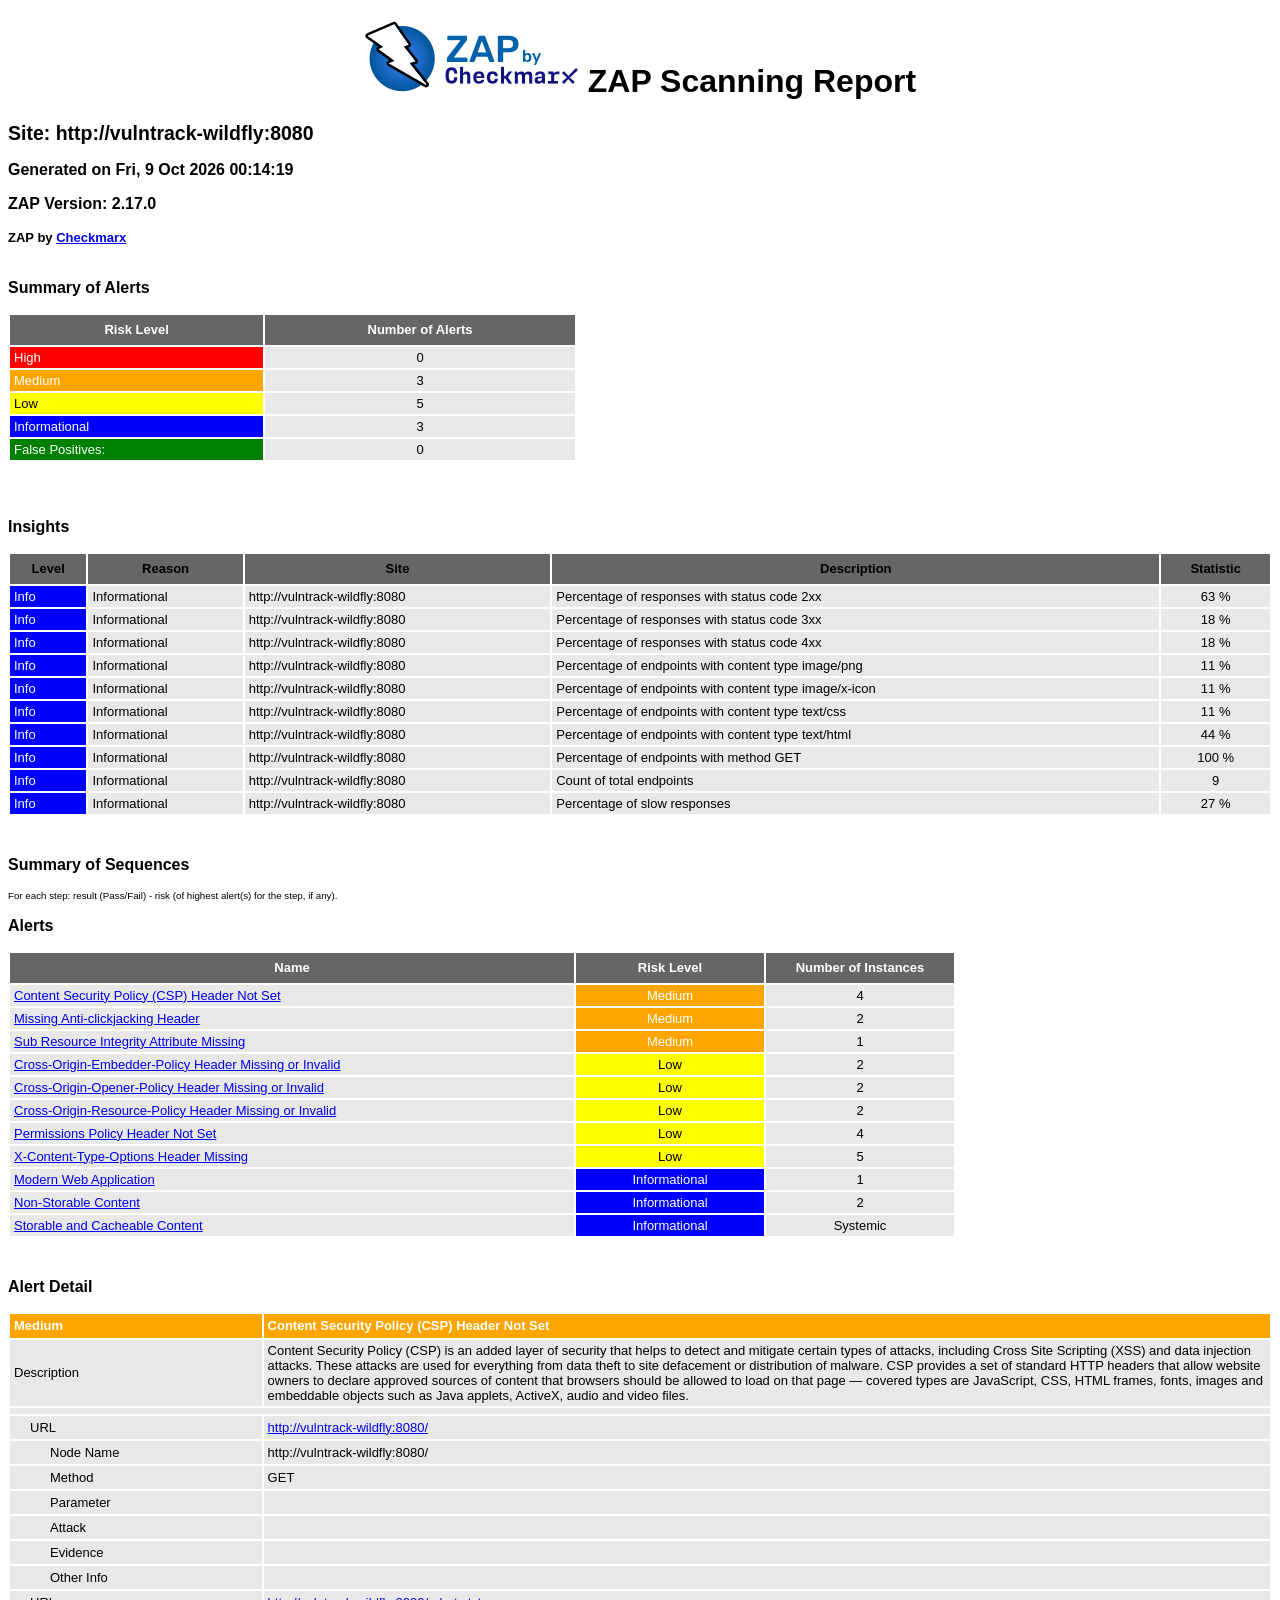
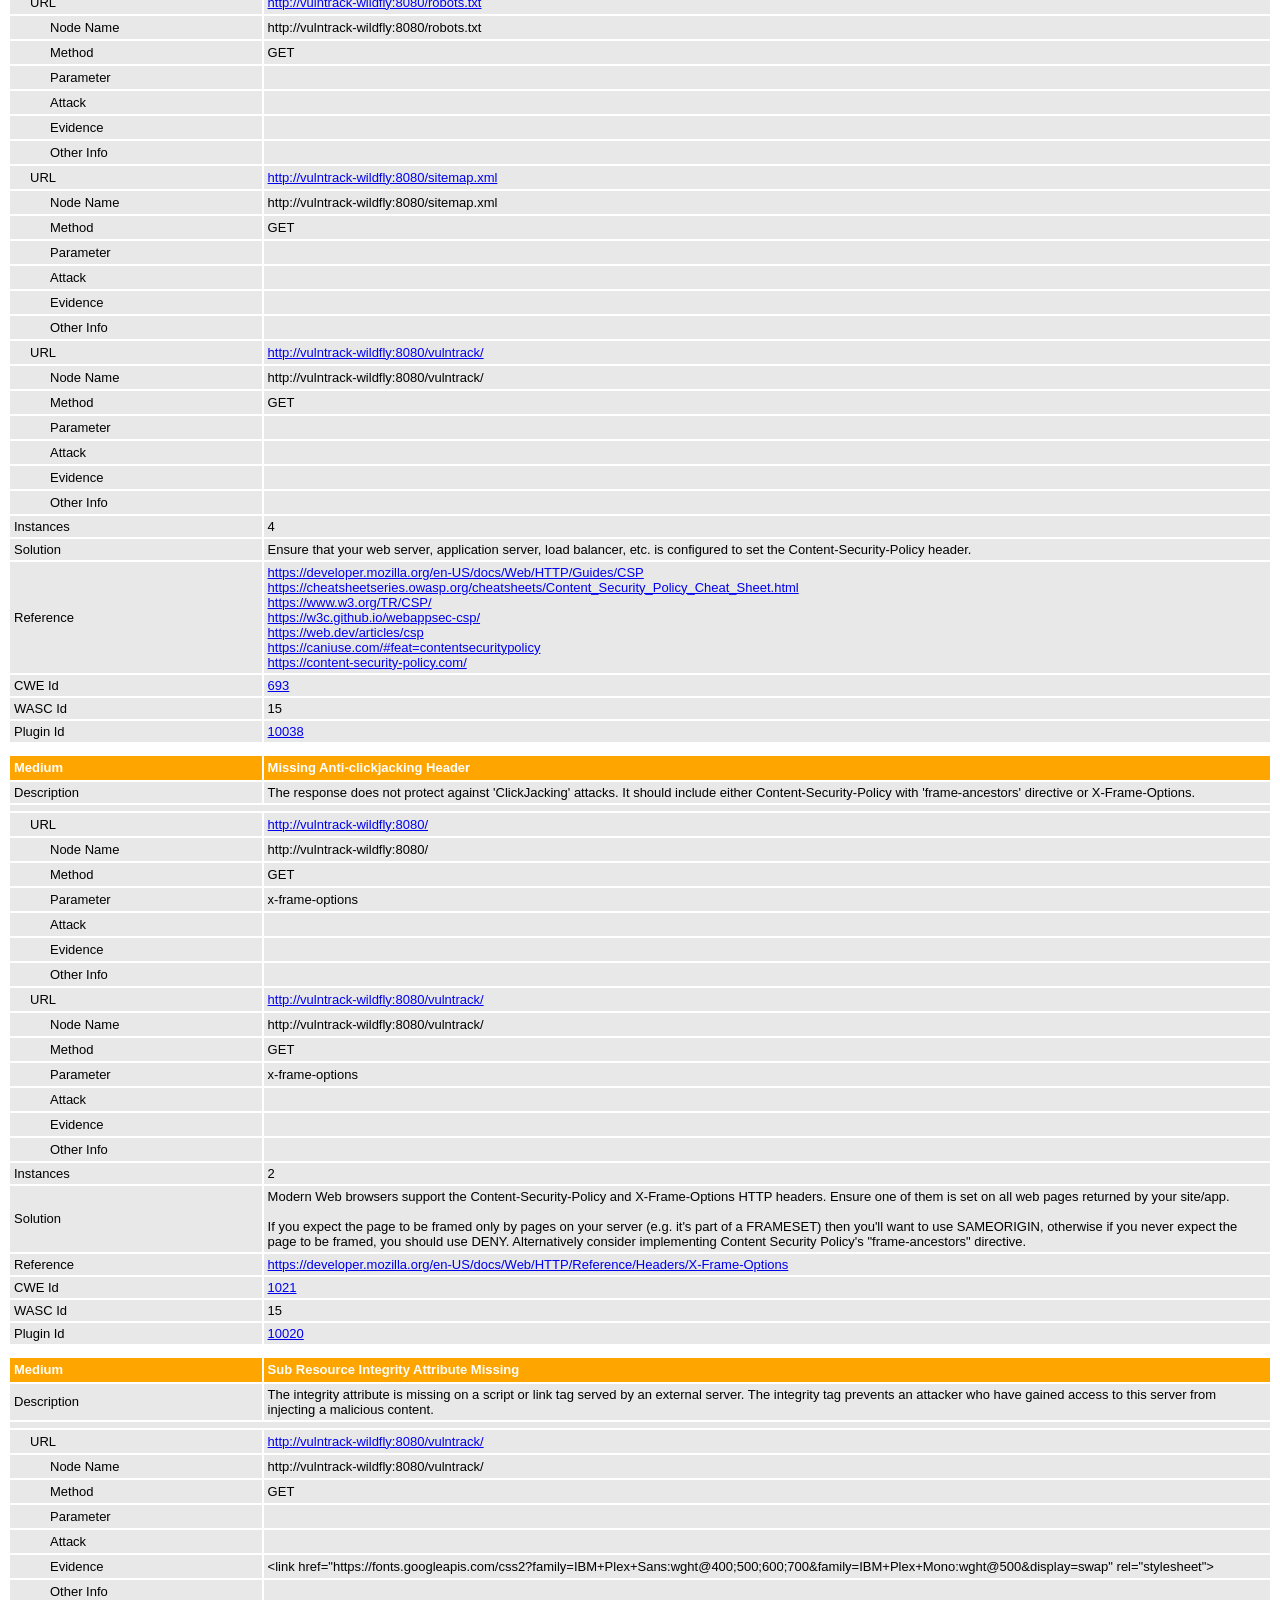
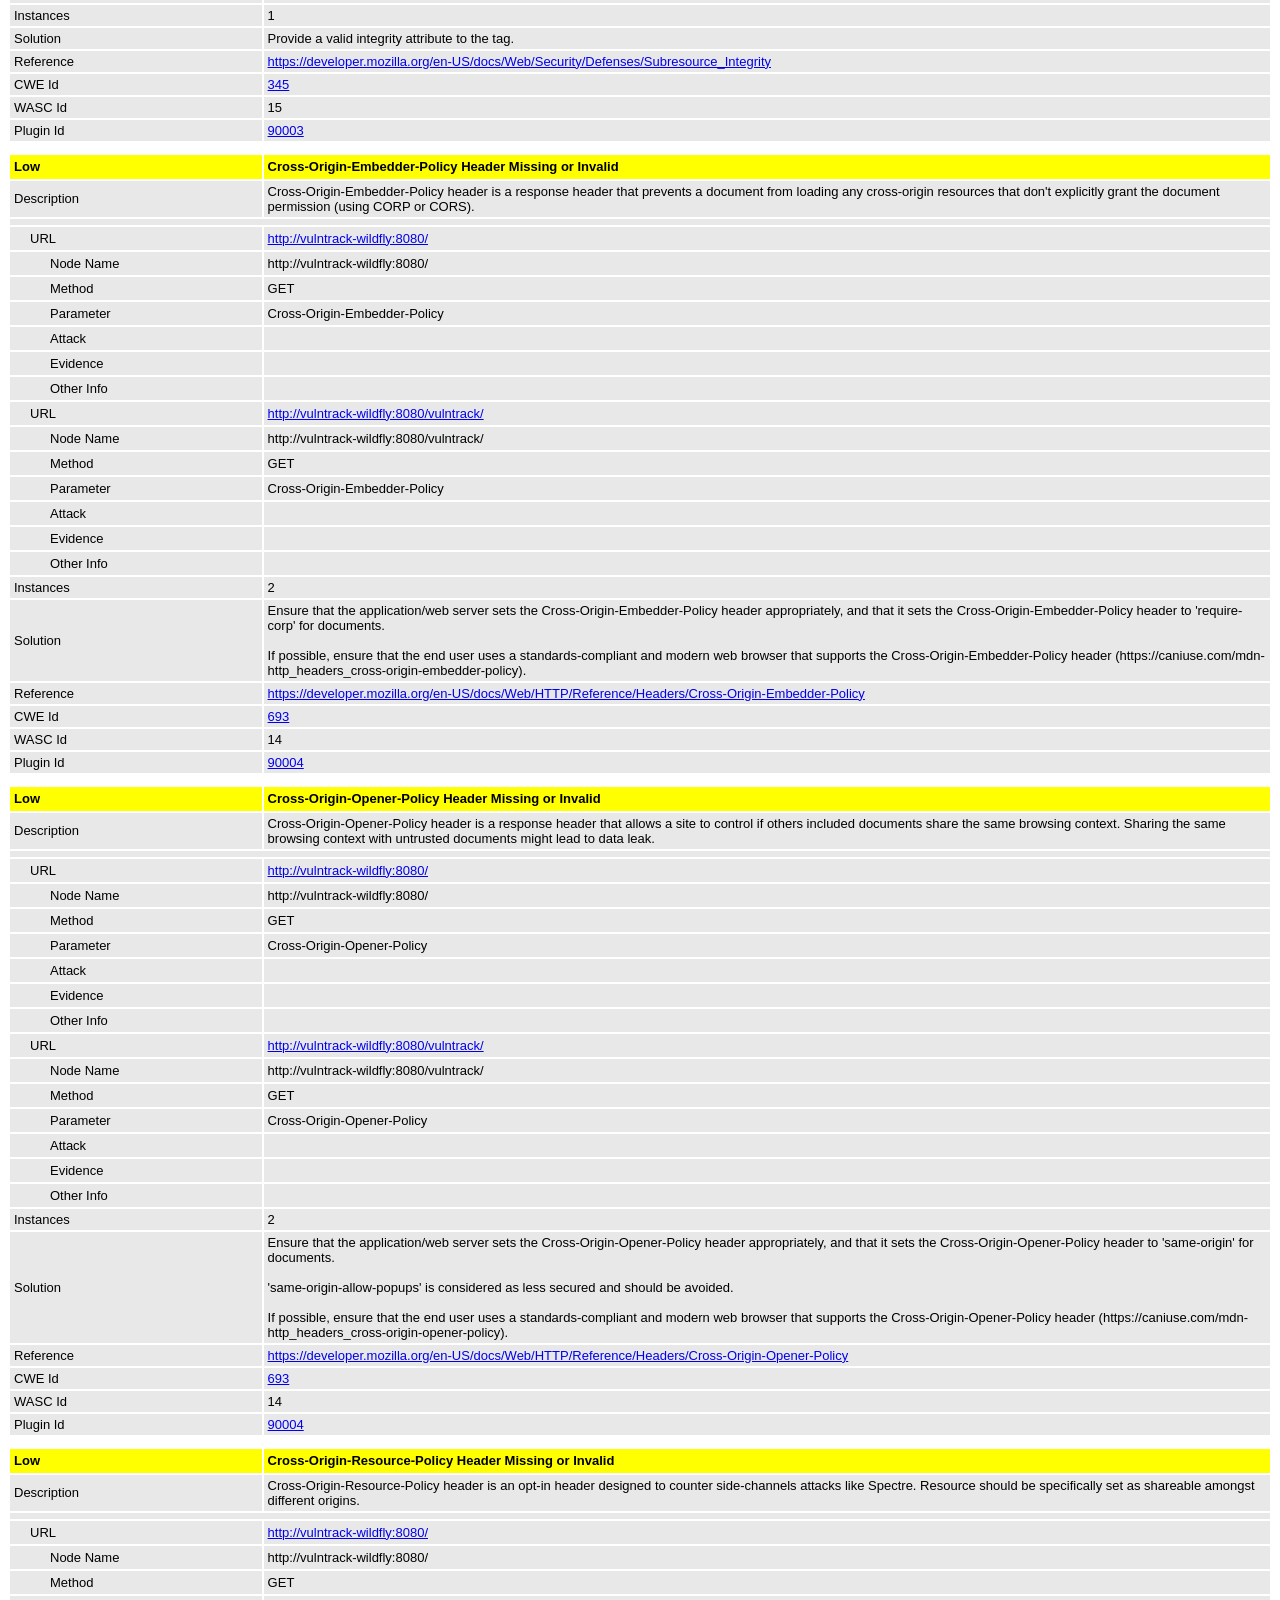
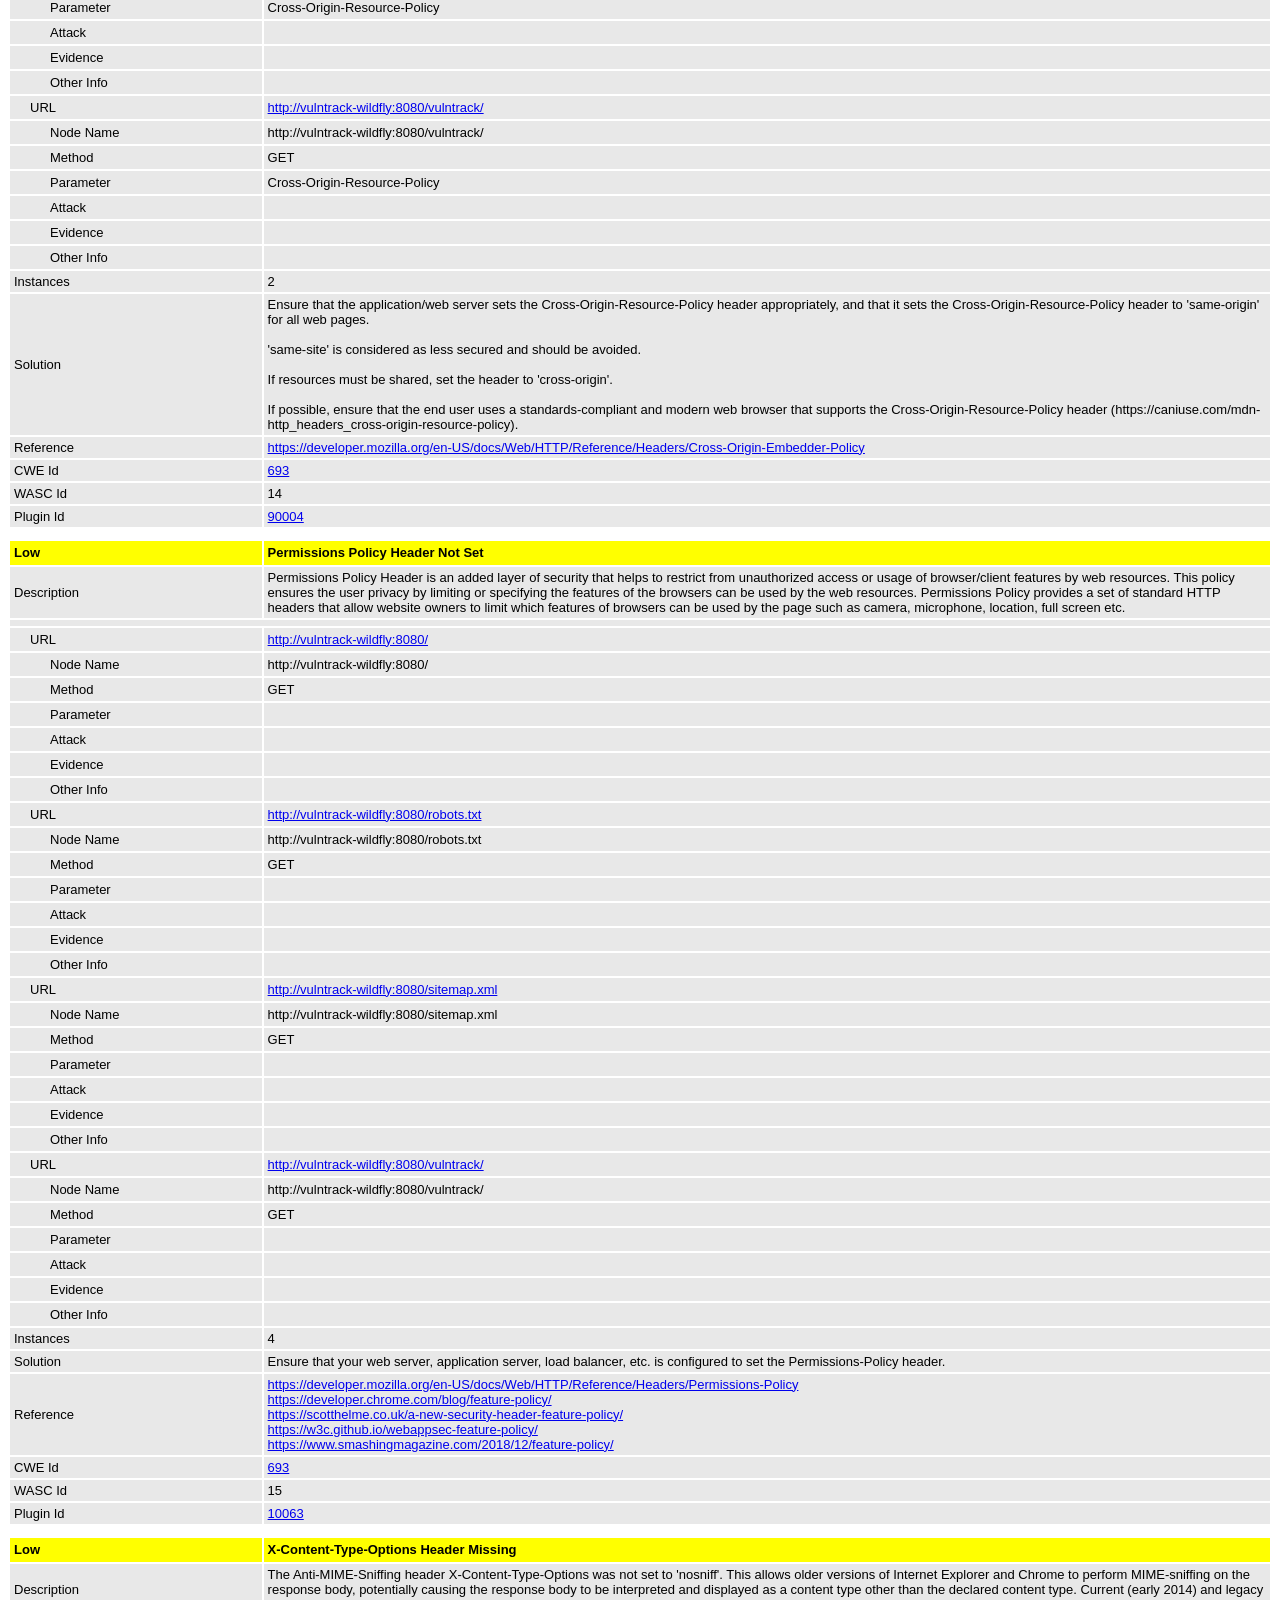
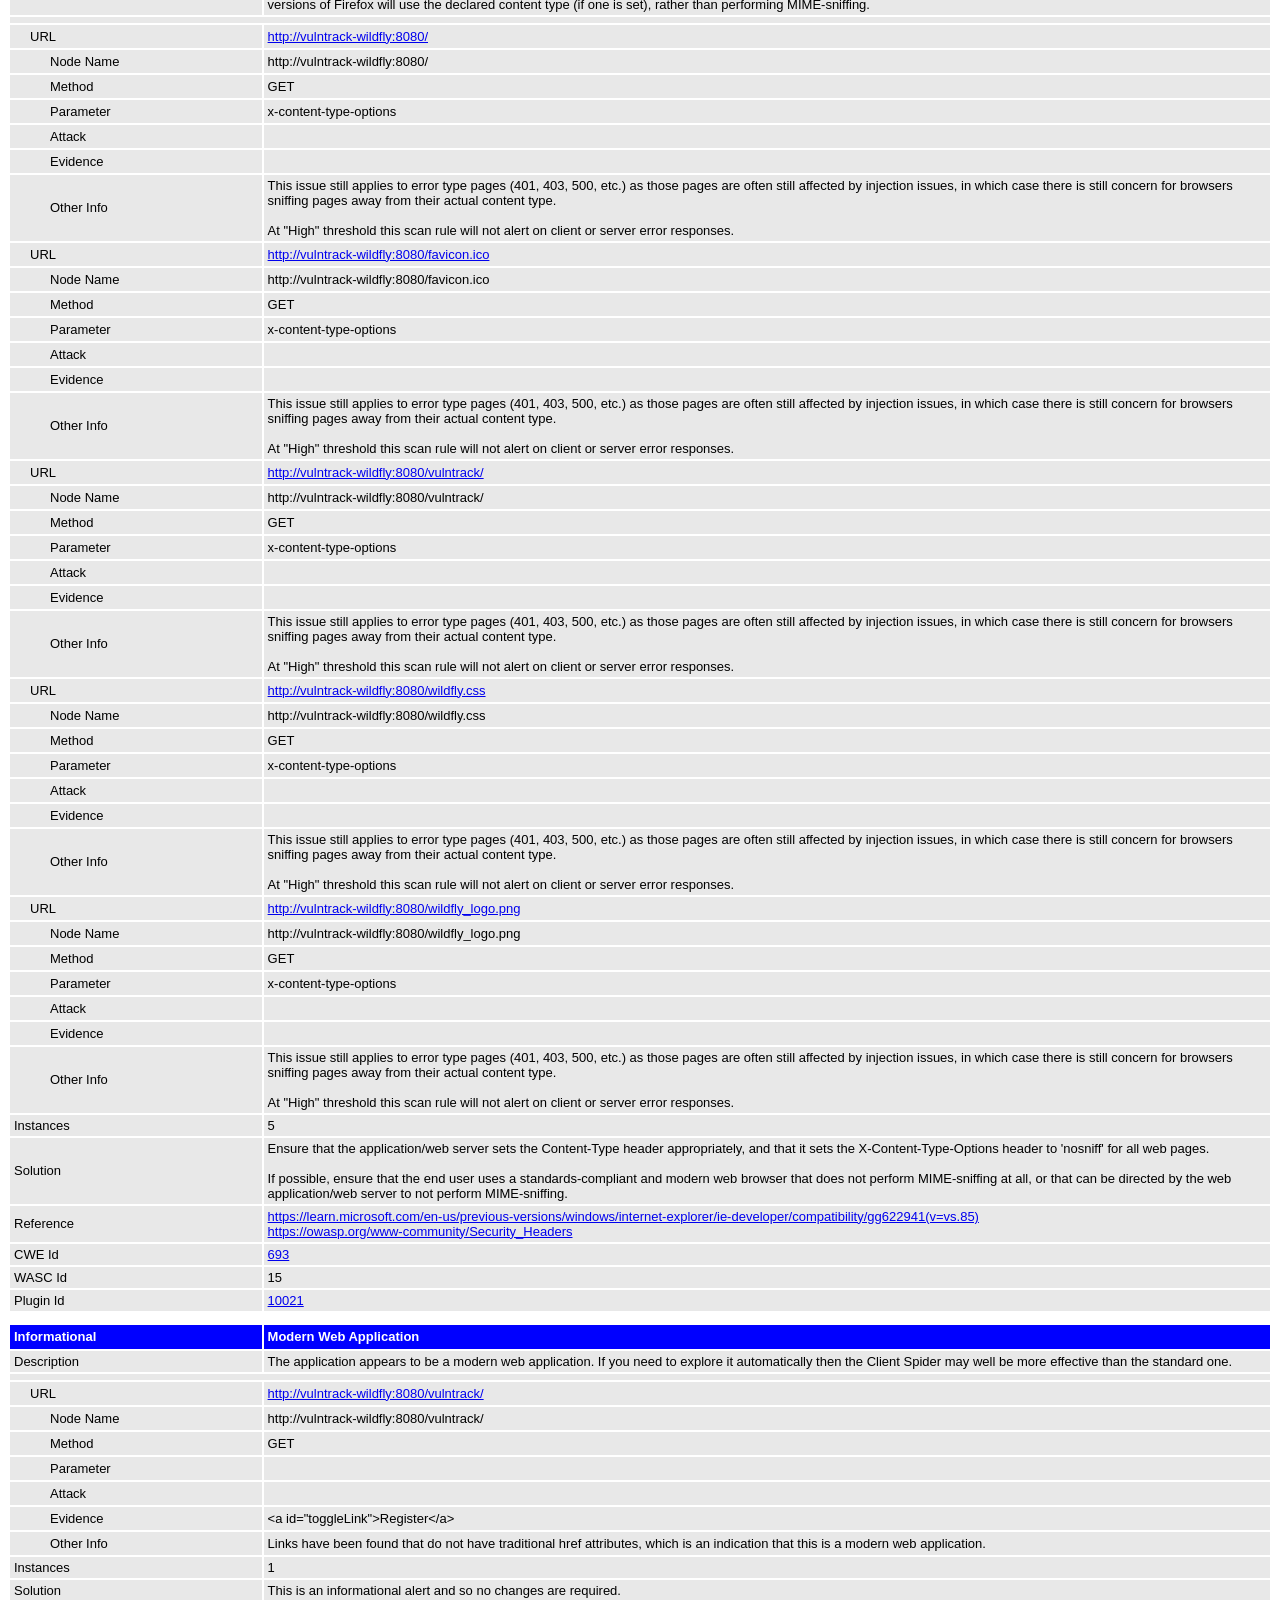
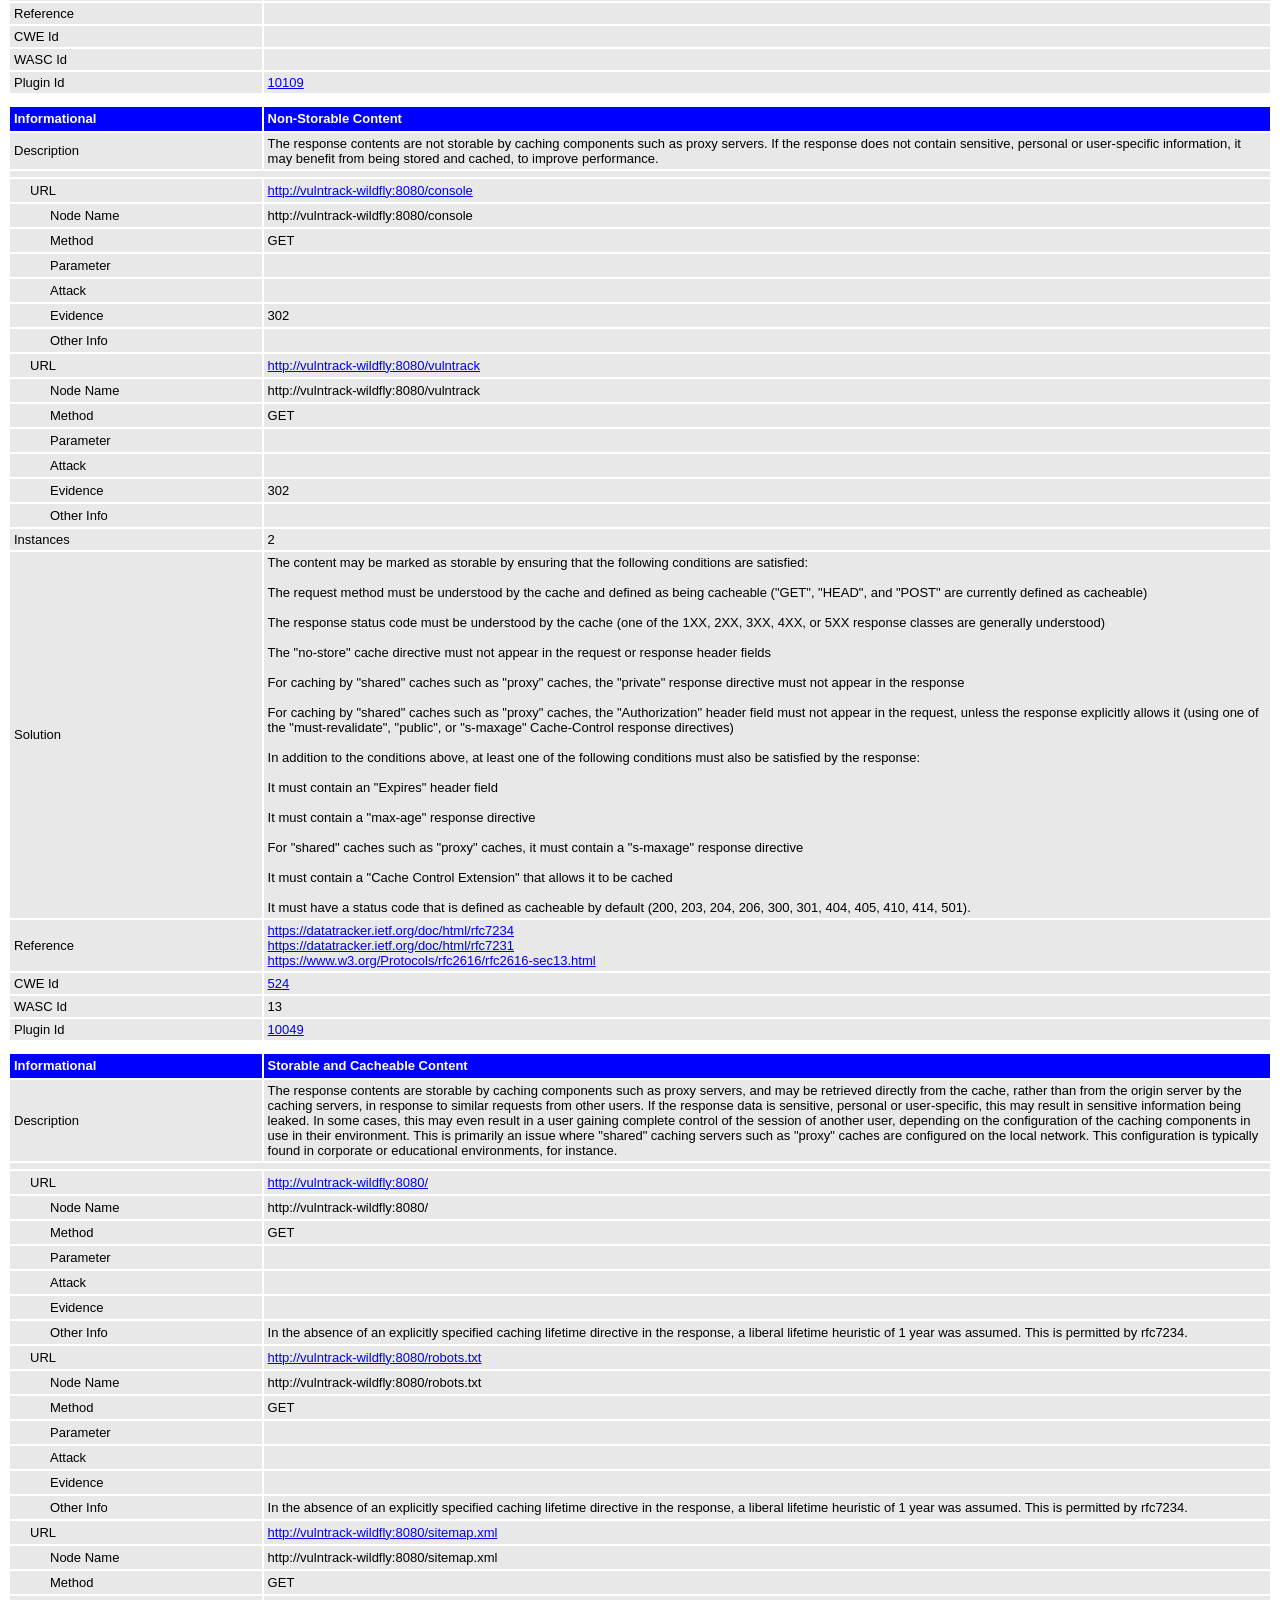
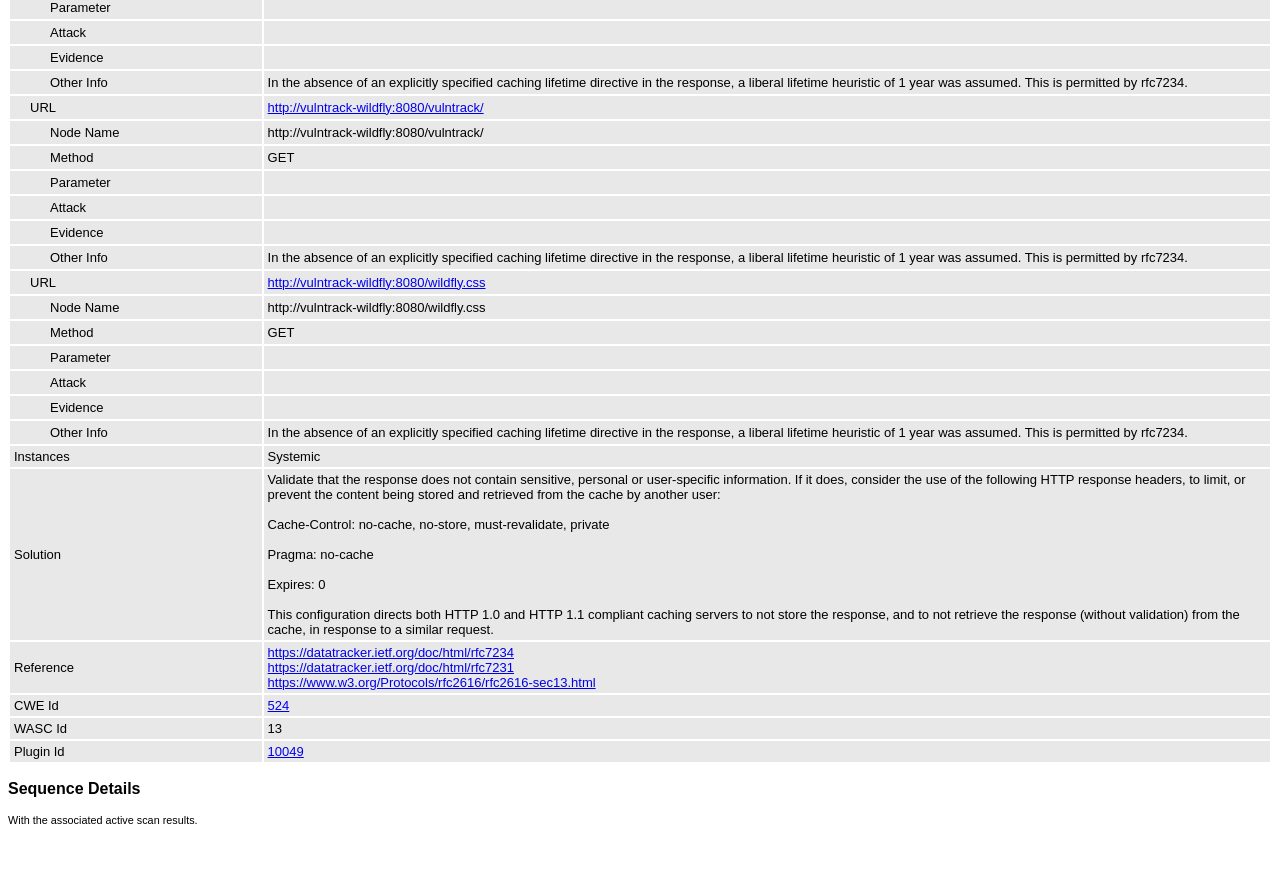
<file: docs/security/zap-baseline.html>
<!DOCTYPE html>
<html>
<head>
<META http-equiv="Content-Type" content="text/html; charset=UTF-8" />
<title>ZAP Scanning Report</title>
<style type="text/css">
body {
	font-family: "Helvetica Neue", Helvetica, Arial, sans-serif;
	color: #000;
	font-size: 13px;
}

h1 {
	text-align: center;
	font-weight: bold;
	font-size: 32px
}

h3 {
	font-size: 16px;
}

table {
	border: none;
	font-size: 13px;
}

td, th {
	padding: 3px 4px;
	word-break: break-word;
}

th {
	font-weight: bold;
	background-color: #666666;
}

td {
	background-color: #e8e8e8;
}

.spacer {
	margin: 10px;
}

.spacer-lg {
	margin: 40px;
}

.indent1 {
	padding: 4px 20px;
}

.indent2 {
	padding: 4px 40px;
}

.risk-3 {
	background-color: red;
	color: #FFF;
}

.risk-2 {
	background-color: orange;
	color: #FFF;
}

.risk-1 {
	background-color: yellow;
	color: #000;
}

.risk-0 {
	background-color: blue;
	color: #FFF;
}

.risk--1 {
	background-color: green;
	color: #FFF;
}

.summary {
	width: 45%;
}

.summary th {
	color: #FFF;
}

.summary100 {
	width: 100%;
}

.summary80 {
	width: 80%;
}

.tdconstrainer {
	width: 9.1%;
	padding: 0
}

.alerts {
	width: 75%;
}

.alerts th {
	color: #FFF;
}

.results {
	width: 100%;
}

.results th {
	text-align: left;
}

.left-header {
	display: inline-block;
}

.pass {
	background: green;
	color: white
}

.pass::before {
	content: '\2714';
	color: white
}

.fail {
	background: red;
	color: white
}

.fail::before {
	content: '\2716';
	color: white
}

.alert-3b::before {
	content: '\2691';
	color: red
}

.alert-2b::before {
	content: '\2691 ';
	color: orange
}

.alert-1b::before {
	content: '\2691';
	color: yellow
}

.alert-0b::before {
	content: '\2691';
	color: blue
}

.alert-3a::after {
	content: '\2691';
	color: red
}

.alert-2a::after {
	content: '\2691 ';
	color: orange
}

.alert-1a::after {
	content: '\2691';
	color: yellow
}

.alert-0a::after {
	content: '\2691';
	color: blue
}

.lm2 {
	margin-left: 2em;
}

.smallnote {
	font-size: 0.75em
}

.alwayswhite {
	color: white
}

.script-diagnostic-screenshot {
	display: block;
	max-width: 100%;
	height: auto;
}
</style>
</head>
<body>
	<h1>
		<!-- The ZAP by Checkmark Logo -->
		<img
			src="[data-uri]"
			alt="" />
		ZAP Scanning Report
	</h1>
	<p />
	

	<h2>
		
		Site: http://vulntrack-wildfly:8080
		
	</h2>

	<h3>
		Generated on Fri, 9 Oct 2026 00:14:19
	</h3>

	<h3>
		ZAP Version: 2.17.0
	</h3>

	<h4>
		ZAP by <a href="https://checkmarx.com/">Checkmarx</a>
	</h4>

	
		<h3 class="left-header">Summary of Alerts</h3>
		<table class="summary">
			<tr>
				<th width="45%"
					height="24">Risk Level</th>
				<th width="55%"
					align="center">Number of Alerts</th>
			</tr>
			<tr>
				<td class="risk-3">
					<div>High</div>
				</td>
				<td align="center">
					<div>0</div>
				</td>
			</tr>
			<tr>
				<td class="risk-2">
					<div>Medium</div>
				</td>
				<td align="center">
					<div>3</div>
				</td>
			</tr>
			<tr>
				<td class="risk-1">
					<div>Low</div>
				</td>
				<td align="center">
					<div>5</div>
				</td>
			</tr>
			<tr>
				<td class="risk-0">
					<div>Informational</div>
				</td>
				<td align="center">
					<div>3</div>
				</td>
			</tr>
			<tr>
				<td class="risk--1">
					<div>				False Positives:</div>
				</td>
				<td align="center">
					<div>0</div>
				</td>
			</tr>
		</table>
		<div class="spacer-lg"></div>
	
	
	
		<h3 class="left-header">Insights</h3>
		
		<table class="summary100">
			<tr>
				<th height="24">Level</th>
				<th>Reason</th>
				<th>Site</th>
				<th>Description</th>
				<th>Statistic</th>
			</tr>
			
				<tr>
				<td class="risk-0">
					<div>Info</div>
				</td>
				<td>
					<div>Informational</div>
				</td>
				<td>
					<div>http://vulntrack-wildfly:8080</div>
				</td>
				<td>
					<div>Percentage of responses with status code 2xx</div>
				</td>
				<td align="center">
					<div>63 %</div>
				</td>
				</tr>
			
				<tr>
				<td class="risk-0">
					<div>Info</div>
				</td>
				<td>
					<div>Informational</div>
				</td>
				<td>
					<div>http://vulntrack-wildfly:8080</div>
				</td>
				<td>
					<div>Percentage of responses with status code 3xx</div>
				</td>
				<td align="center">
					<div>18 %</div>
				</td>
				</tr>
			
				<tr>
				<td class="risk-0">
					<div>Info</div>
				</td>
				<td>
					<div>Informational</div>
				</td>
				<td>
					<div>http://vulntrack-wildfly:8080</div>
				</td>
				<td>
					<div>Percentage of responses with status code 4xx</div>
				</td>
				<td align="center">
					<div>18 %</div>
				</td>
				</tr>
			
				<tr>
				<td class="risk-0">
					<div>Info</div>
				</td>
				<td>
					<div>Informational</div>
				</td>
				<td>
					<div>http://vulntrack-wildfly:8080</div>
				</td>
				<td>
					<div>Percentage of endpoints with content type image/png</div>
				</td>
				<td align="center">
					<div>11 %</div>
				</td>
				</tr>
			
				<tr>
				<td class="risk-0">
					<div>Info</div>
				</td>
				<td>
					<div>Informational</div>
				</td>
				<td>
					<div>http://vulntrack-wildfly:8080</div>
				</td>
				<td>
					<div>Percentage of endpoints with content type image/x-icon</div>
				</td>
				<td align="center">
					<div>11 %</div>
				</td>
				</tr>
			
				<tr>
				<td class="risk-0">
					<div>Info</div>
				</td>
				<td>
					<div>Informational</div>
				</td>
				<td>
					<div>http://vulntrack-wildfly:8080</div>
				</td>
				<td>
					<div>Percentage of endpoints with content type text/css</div>
				</td>
				<td align="center">
					<div>11 %</div>
				</td>
				</tr>
			
				<tr>
				<td class="risk-0">
					<div>Info</div>
				</td>
				<td>
					<div>Informational</div>
				</td>
				<td>
					<div>http://vulntrack-wildfly:8080</div>
				</td>
				<td>
					<div>Percentage of endpoints with content type text/html</div>
				</td>
				<td align="center">
					<div>44 %</div>
				</td>
				</tr>
			
				<tr>
				<td class="risk-0">
					<div>Info</div>
				</td>
				<td>
					<div>Informational</div>
				</td>
				<td>
					<div>http://vulntrack-wildfly:8080</div>
				</td>
				<td>
					<div>Percentage of endpoints with method GET</div>
				</td>
				<td align="center">
					<div>100 %</div>
				</td>
				</tr>
			
				<tr>
				<td class="risk-0">
					<div>Info</div>
				</td>
				<td>
					<div>Informational</div>
				</td>
				<td>
					<div>http://vulntrack-wildfly:8080</div>
				</td>
				<td>
					<div>Count of total endpoints</div>
				</td>
				<td align="center">
					<div>9   </div>
				</td>
				</tr>
			
				<tr>
				<td class="risk-0">
					<div>Info</div>
				</td>
				<td>
					<div>Informational</div>
				</td>
				<td>
					<div>http://vulntrack-wildfly:8080</div>
				</td>
				<td>
					<div>Percentage of slow responses</div>
				</td>
				<td align="center">
					<div>27 %</div>
				</td>
				</tr>
			
		</table>
		<div class="spacer-lg"></div>
	

	

	
		
			<h3>Summary of Sequences</h3>
			<p class="smallnote">For each step: result (Pass/Fail) - risk (of highest alert(s) for the step, if any).</p>

			
				</table>
			
		
	</th:block>

	
		<h3>Alerts</h3>
		<table class="alerts">
			<tr>
				<th width="60%" height="24">Name</th>
				<th width="20%"
					align="center">Risk Level</th>
				<th width="20%"
					align="center">Number of Instances</th>
			</tr>
			<tr>
				<td><a href="#10038">Content Security Policy (CSP) Header Not Set</a></td>
				<td align="center" class="risk-2">Medium</td>
				
				
				<td align="center">4</td>
				
			</tr>
			<tr>
				<td><a href="#10020">Missing Anti-clickjacking Header</a></td>
				<td align="center" class="risk-2">Medium</td>
				
				
				<td align="center">2</td>
				
			</tr>
			<tr>
				<td><a href="#90003">Sub Resource Integrity Attribute Missing</a></td>
				<td align="center" class="risk-2">Medium</td>
				
				
				<td align="center">1</td>
				
			</tr>
			<tr>
				<td><a href="#90004">Cross-Origin-Embedder-Policy Header Missing or Invalid</a></td>
				<td align="center" class="risk-1">Low</td>
				
				
				<td align="center">2</td>
				
			</tr>
			<tr>
				<td><a href="#90004">Cross-Origin-Opener-Policy Header Missing or Invalid</a></td>
				<td align="center" class="risk-1">Low</td>
				
				
				<td align="center">2</td>
				
			</tr>
			<tr>
				<td><a href="#90004">Cross-Origin-Resource-Policy Header Missing or Invalid</a></td>
				<td align="center" class="risk-1">Low</td>
				
				
				<td align="center">2</td>
				
			</tr>
			<tr>
				<td><a href="#10063">Permissions Policy Header Not Set</a></td>
				<td align="center" class="risk-1">Low</td>
				
				
				<td align="center">4</td>
				
			</tr>
			<tr>
				<td><a href="#10021">X-Content-Type-Options Header Missing</a></td>
				<td align="center" class="risk-1">Low</td>
				
				
				<td align="center">5</td>
				
			</tr>
			<tr>
				<td><a href="#10109">Modern Web Application</a></td>
				<td align="center" class="risk-0">Informational</td>
				
				
				<td align="center">1</td>
				
			</tr>
			<tr>
				<td><a href="#10049">Non-Storable Content</a></td>
				<td align="center" class="risk-0">Informational</td>
				
				
				<td align="center">2</td>
				
			</tr>
			<tr>
				<td><a href="#10049">Storable and Cacheable Content</a></td>
				<td align="center" class="risk-0">Informational</td>
				
				<td align="center">Systemic</td>
				
				
			</tr>
		</table>
		<div class="spacer-lg"></div>
	

	
		<h3>Alert Detail</h3>
		
			<table class="results">
				<tr height="24">
					<th width="20%" class="risk-2"><a
						id="10038"></a>
						<div>Medium</div></th>
					<th class="risk-2">Content Security Policy (CSP) Header Not Set</th>
				</tr>
				<tr>
					<td width="20%">Description</td>
					<td width="80%">
							<div>Content Security Policy (CSP) is an added layer of security that helps to detect and mitigate certain types of attacks, including Cross Site Scripting (XSS) and data injection attacks. These attacks are used for everything from data theft to site defacement or distribution of malware. CSP provides a set of standard HTTP headers that allow website owners to declare approved sources of content that browsers should be allowed to load on that page — covered types are JavaScript, CSS, HTML frames, fonts, images and embeddable objects such as Java applets, ActiveX, audio and video files.</div>
							
						</td>
				</tr>
				<TR vAlign="top">
					<TD colspan="2"></TD>
				</TR>
				
					<tr>
						<td width="20%"
							class="indent1">URL</td>
						<td width="80%"><a href="http://vulntrack-wildfly:8080/">http://vulntrack-wildfly:8080/</a></td>
					</tr>
					<tr>
						<td width="20%"
							class="indent2">Node Name</td>
						<td width="80%">http://vulntrack-wildfly:8080/</td>
					</tr>
					<tr>
						<td width="20%"
							class="indent2">Method</td>
						<td width="80%">GET</td>
					</tr>
					<tr>
						<td width="20%"
							class="indent2">Parameter</td>
						<td width="80%"></td>
					</tr>
					<tr>
						<td width="20%"
							class="indent2">Attack</td>
						<td width="80%"></td>
					</tr>
					<tr>
						<td width="20%"
							class="indent2">Evidence</td>
						<td width="80%"></td>
					</tr>
					<tr>
						<td width="20%"
							class="indent2">Other Info</td>
						<td width="80%"></td>
					</tr>
				
					<tr>
						<td width="20%"
							class="indent1">URL</td>
						<td width="80%"><a href="http://vulntrack-wildfly:8080/robots.txt">http://vulntrack-wildfly:8080/robots.txt</a></td>
					</tr>
					<tr>
						<td width="20%"
							class="indent2">Node Name</td>
						<td width="80%">http://vulntrack-wildfly:8080/robots.txt</td>
					</tr>
					<tr>
						<td width="20%"
							class="indent2">Method</td>
						<td width="80%">GET</td>
					</tr>
					<tr>
						<td width="20%"
							class="indent2">Parameter</td>
						<td width="80%"></td>
					</tr>
					<tr>
						<td width="20%"
							class="indent2">Attack</td>
						<td width="80%"></td>
					</tr>
					<tr>
						<td width="20%"
							class="indent2">Evidence</td>
						<td width="80%"></td>
					</tr>
					<tr>
						<td width="20%"
							class="indent2">Other Info</td>
						<td width="80%"></td>
					</tr>
				
					<tr>
						<td width="20%"
							class="indent1">URL</td>
						<td width="80%"><a href="http://vulntrack-wildfly:8080/sitemap.xml">http://vulntrack-wildfly:8080/sitemap.xml</a></td>
					</tr>
					<tr>
						<td width="20%"
							class="indent2">Node Name</td>
						<td width="80%">http://vulntrack-wildfly:8080/sitemap.xml</td>
					</tr>
					<tr>
						<td width="20%"
							class="indent2">Method</td>
						<td width="80%">GET</td>
					</tr>
					<tr>
						<td width="20%"
							class="indent2">Parameter</td>
						<td width="80%"></td>
					</tr>
					<tr>
						<td width="20%"
							class="indent2">Attack</td>
						<td width="80%"></td>
					</tr>
					<tr>
						<td width="20%"
							class="indent2">Evidence</td>
						<td width="80%"></td>
					</tr>
					<tr>
						<td width="20%"
							class="indent2">Other Info</td>
						<td width="80%"></td>
					</tr>
				
					<tr>
						<td width="20%"
							class="indent1">URL</td>
						<td width="80%"><a href="http://vulntrack-wildfly:8080/vulntrack/">http://vulntrack-wildfly:8080/vulntrack/</a></td>
					</tr>
					<tr>
						<td width="20%"
							class="indent2">Node Name</td>
						<td width="80%">http://vulntrack-wildfly:8080/vulntrack/</td>
					</tr>
					<tr>
						<td width="20%"
							class="indent2">Method</td>
						<td width="80%">GET</td>
					</tr>
					<tr>
						<td width="20%"
							class="indent2">Parameter</td>
						<td width="80%"></td>
					</tr>
					<tr>
						<td width="20%"
							class="indent2">Attack</td>
						<td width="80%"></td>
					</tr>
					<tr>
						<td width="20%"
							class="indent2">Evidence</td>
						<td width="80%"></td>
					</tr>
					<tr>
						<td width="20%"
							class="indent2">Other Info</td>
						<td width="80%"></td>
					</tr>
				
				<tr>
					<td width="20%">Instances</td>
					
					
					<td width="80%">4</td>
					
				</tr>
				<tr>
					<td width="20%">Solution</td>
					<td width="80%">
							<div>Ensure that your web server, application server, load balancer, etc. is configured to set the Content-Security-Policy header.</div>
							
						</td>
				</tr>
				<tr>
					<td width="20%">Reference</td>
					<td width="80%">
							<a href="https://developer.mozilla.org/en-US/docs/Web/HTTP/Guides/CSP">https://developer.mozilla.org/en-US/docs/Web/HTTP/Guides/CSP</a>
							<br />
						
							<a href="https://cheatsheetseries.owasp.org/cheatsheets/Content_Security_Policy_Cheat_Sheet.html">https://cheatsheetseries.owasp.org/cheatsheets/Content_Security_Policy_Cheat_Sheet.html</a>
							<br />
						
							<a href="https://www.w3.org/TR/CSP/">https://www.w3.org/TR/CSP/</a>
							<br />
						
							<a href="https://w3c.github.io/webappsec-csp/">https://w3c.github.io/webappsec-csp/</a>
							<br />
						
							<a href="https://web.dev/articles/csp">https://web.dev/articles/csp</a>
							<br />
						
							<a href="https://caniuse.com/#feat=contentsecuritypolicy">https://caniuse.com/#feat=contentsecuritypolicy</a>
							<br />
						
							<a href="https://content-security-policy.com/">https://content-security-policy.com/</a>
							
						</td>
				</tr>
				<tr>
					<td width="20%">CWE Id</td>
					<td width="80%"><a
						href="https://cwe.mitre.org/data/definitions/693.html">693</a></td>
				</tr>
				<tr>
					<td width="20%">WASC Id</td>
					<td width="80%">15</td>
				</tr>
				<tr>
					<td width="20%">Plugin Id</td>
					<td width="80%"><a
						href="https://www.zaproxy.org/docs/alerts/10038/">10038</a></td>
				</tr>
			</table>
			<div class="spacer"></div>
		
			<table class="results">
				<tr height="24">
					<th width="20%" class="risk-2"><a
						id="10020"></a>
						<div>Medium</div></th>
					<th class="risk-2">Missing Anti-clickjacking Header</th>
				</tr>
				<tr>
					<td width="20%">Description</td>
					<td width="80%">
							<div>The response does not protect against &#39;ClickJacking&#39; attacks. It should include either Content-Security-Policy with &#39;frame-ancestors&#39; directive or X-Frame-Options.</div>
							
						</td>
				</tr>
				<TR vAlign="top">
					<TD colspan="2"></TD>
				</TR>
				
					<tr>
						<td width="20%"
							class="indent1">URL</td>
						<td width="80%"><a href="http://vulntrack-wildfly:8080/">http://vulntrack-wildfly:8080/</a></td>
					</tr>
					<tr>
						<td width="20%"
							class="indent2">Node Name</td>
						<td width="80%">http://vulntrack-wildfly:8080/</td>
					</tr>
					<tr>
						<td width="20%"
							class="indent2">Method</td>
						<td width="80%">GET</td>
					</tr>
					<tr>
						<td width="20%"
							class="indent2">Parameter</td>
						<td width="80%">x-frame-options</td>
					</tr>
					<tr>
						<td width="20%"
							class="indent2">Attack</td>
						<td width="80%"></td>
					</tr>
					<tr>
						<td width="20%"
							class="indent2">Evidence</td>
						<td width="80%"></td>
					</tr>
					<tr>
						<td width="20%"
							class="indent2">Other Info</td>
						<td width="80%"></td>
					</tr>
				
					<tr>
						<td width="20%"
							class="indent1">URL</td>
						<td width="80%"><a href="http://vulntrack-wildfly:8080/vulntrack/">http://vulntrack-wildfly:8080/vulntrack/</a></td>
					</tr>
					<tr>
						<td width="20%"
							class="indent2">Node Name</td>
						<td width="80%">http://vulntrack-wildfly:8080/vulntrack/</td>
					</tr>
					<tr>
						<td width="20%"
							class="indent2">Method</td>
						<td width="80%">GET</td>
					</tr>
					<tr>
						<td width="20%"
							class="indent2">Parameter</td>
						<td width="80%">x-frame-options</td>
					</tr>
					<tr>
						<td width="20%"
							class="indent2">Attack</td>
						<td width="80%"></td>
					</tr>
					<tr>
						<td width="20%"
							class="indent2">Evidence</td>
						<td width="80%"></td>
					</tr>
					<tr>
						<td width="20%"
							class="indent2">Other Info</td>
						<td width="80%"></td>
					</tr>
				
				<tr>
					<td width="20%">Instances</td>
					
					
					<td width="80%">2</td>
					
				</tr>
				<tr>
					<td width="20%">Solution</td>
					<td width="80%">
							<div>Modern Web browsers support the Content-Security-Policy and X-Frame-Options HTTP headers. Ensure one of them is set on all web pages returned by your site/app.</div>
							<br />
						
							<div>If you expect the page to be framed only by pages on your server (e.g. it&#39;s part of a FRAMESET) then you&#39;ll want to use SAMEORIGIN, otherwise if you never expect the page to be framed, you should use DENY. Alternatively consider implementing Content Security Policy&#39;s &quot;frame-ancestors&quot; directive.</div>
							
						</td>
				</tr>
				<tr>
					<td width="20%">Reference</td>
					<td width="80%">
							<a href="https://developer.mozilla.org/en-US/docs/Web/HTTP/Reference/Headers/X-Frame-Options">https://developer.mozilla.org/en-US/docs/Web/HTTP/Reference/Headers/X-Frame-Options</a>
							
						</td>
				</tr>
				<tr>
					<td width="20%">CWE Id</td>
					<td width="80%"><a
						href="https://cwe.mitre.org/data/definitions/1021.html">1021</a></td>
				</tr>
				<tr>
					<td width="20%">WASC Id</td>
					<td width="80%">15</td>
				</tr>
				<tr>
					<td width="20%">Plugin Id</td>
					<td width="80%"><a
						href="https://www.zaproxy.org/docs/alerts/10020/">10020</a></td>
				</tr>
			</table>
			<div class="spacer"></div>
		
			<table class="results">
				<tr height="24">
					<th width="20%" class="risk-2"><a
						id="90003"></a>
						<div>Medium</div></th>
					<th class="risk-2">Sub Resource Integrity Attribute Missing</th>
				</tr>
				<tr>
					<td width="20%">Description</td>
					<td width="80%">
							<div>The integrity attribute is missing on a script or link tag served by an external server. The integrity tag prevents an attacker who have gained access to this server from injecting a malicious content.</div>
							
						</td>
				</tr>
				<TR vAlign="top">
					<TD colspan="2"></TD>
				</TR>
				
					<tr>
						<td width="20%"
							class="indent1">URL</td>
						<td width="80%"><a href="http://vulntrack-wildfly:8080/vulntrack/">http://vulntrack-wildfly:8080/vulntrack/</a></td>
					</tr>
					<tr>
						<td width="20%"
							class="indent2">Node Name</td>
						<td width="80%">http://vulntrack-wildfly:8080/vulntrack/</td>
					</tr>
					<tr>
						<td width="20%"
							class="indent2">Method</td>
						<td width="80%">GET</td>
					</tr>
					<tr>
						<td width="20%"
							class="indent2">Parameter</td>
						<td width="80%"></td>
					</tr>
					<tr>
						<td width="20%"
							class="indent2">Attack</td>
						<td width="80%"></td>
					</tr>
					<tr>
						<td width="20%"
							class="indent2">Evidence</td>
						<td width="80%">&lt;link href=&quot;https://fonts.googleapis.com/css2?family=IBM+Plex+Sans:wght@400;500;600;700&amp;family=IBM+Plex+Mono:wght@500&amp;display=swap&quot; rel=&quot;stylesheet&quot;&gt;</td>
					</tr>
					<tr>
						<td width="20%"
							class="indent2">Other Info</td>
						<td width="80%"></td>
					</tr>
				
				<tr>
					<td width="20%">Instances</td>
					
					
					<td width="80%">1</td>
					
				</tr>
				<tr>
					<td width="20%">Solution</td>
					<td width="80%">
							<div>Provide a valid integrity attribute to the tag.</div>
							
						</td>
				</tr>
				<tr>
					<td width="20%">Reference</td>
					<td width="80%">
							<a href="https://developer.mozilla.org/en-US/docs/Web/Security/Defenses/Subresource_Integrity">https://developer.mozilla.org/en-US/docs/Web/Security/Defenses/Subresource_Integrity</a>
							
						</td>
				</tr>
				<tr>
					<td width="20%">CWE Id</td>
					<td width="80%"><a
						href="https://cwe.mitre.org/data/definitions/345.html">345</a></td>
				</tr>
				<tr>
					<td width="20%">WASC Id</td>
					<td width="80%">15</td>
				</tr>
				<tr>
					<td width="20%">Plugin Id</td>
					<td width="80%"><a
						href="https://www.zaproxy.org/docs/alerts/90003/">90003</a></td>
				</tr>
			</table>
			<div class="spacer"></div>
		
			<table class="results">
				<tr height="24">
					<th width="20%" class="risk-1"><a
						id="90004"></a>
						<div>Low</div></th>
					<th class="risk-1">Cross-Origin-Embedder-Policy Header Missing or Invalid</th>
				</tr>
				<tr>
					<td width="20%">Description</td>
					<td width="80%">
							<div>Cross-Origin-Embedder-Policy header is a response header that prevents a document from loading any cross-origin resources that don&#39;t explicitly grant the document permission (using CORP or CORS).</div>
							
						</td>
				</tr>
				<TR vAlign="top">
					<TD colspan="2"></TD>
				</TR>
				
					<tr>
						<td width="20%"
							class="indent1">URL</td>
						<td width="80%"><a href="http://vulntrack-wildfly:8080/">http://vulntrack-wildfly:8080/</a></td>
					</tr>
					<tr>
						<td width="20%"
							class="indent2">Node Name</td>
						<td width="80%">http://vulntrack-wildfly:8080/</td>
					</tr>
					<tr>
						<td width="20%"
							class="indent2">Method</td>
						<td width="80%">GET</td>
					</tr>
					<tr>
						<td width="20%"
							class="indent2">Parameter</td>
						<td width="80%">Cross-Origin-Embedder-Policy</td>
					</tr>
					<tr>
						<td width="20%"
							class="indent2">Attack</td>
						<td width="80%"></td>
					</tr>
					<tr>
						<td width="20%"
							class="indent2">Evidence</td>
						<td width="80%"></td>
					</tr>
					<tr>
						<td width="20%"
							class="indent2">Other Info</td>
						<td width="80%"></td>
					</tr>
				
					<tr>
						<td width="20%"
							class="indent1">URL</td>
						<td width="80%"><a href="http://vulntrack-wildfly:8080/vulntrack/">http://vulntrack-wildfly:8080/vulntrack/</a></td>
					</tr>
					<tr>
						<td width="20%"
							class="indent2">Node Name</td>
						<td width="80%">http://vulntrack-wildfly:8080/vulntrack/</td>
					</tr>
					<tr>
						<td width="20%"
							class="indent2">Method</td>
						<td width="80%">GET</td>
					</tr>
					<tr>
						<td width="20%"
							class="indent2">Parameter</td>
						<td width="80%">Cross-Origin-Embedder-Policy</td>
					</tr>
					<tr>
						<td width="20%"
							class="indent2">Attack</td>
						<td width="80%"></td>
					</tr>
					<tr>
						<td width="20%"
							class="indent2">Evidence</td>
						<td width="80%"></td>
					</tr>
					<tr>
						<td width="20%"
							class="indent2">Other Info</td>
						<td width="80%"></td>
					</tr>
				
				<tr>
					<td width="20%">Instances</td>
					
					
					<td width="80%">2</td>
					
				</tr>
				<tr>
					<td width="20%">Solution</td>
					<td width="80%">
							<div>Ensure that the application/web server sets the Cross-Origin-Embedder-Policy header appropriately, and that it sets the Cross-Origin-Embedder-Policy header to &#39;require-corp&#39; for documents.</div>
							<br />
						
							<div>If possible, ensure that the end user uses a standards-compliant and modern web browser that supports the Cross-Origin-Embedder-Policy header (https://caniuse.com/mdn-http_headers_cross-origin-embedder-policy).</div>
							
						</td>
				</tr>
				<tr>
					<td width="20%">Reference</td>
					<td width="80%">
							<a href="https://developer.mozilla.org/en-US/docs/Web/HTTP/Reference/Headers/Cross-Origin-Embedder-Policy">https://developer.mozilla.org/en-US/docs/Web/HTTP/Reference/Headers/Cross-Origin-Embedder-Policy</a>
							
						</td>
				</tr>
				<tr>
					<td width="20%">CWE Id</td>
					<td width="80%"><a
						href="https://cwe.mitre.org/data/definitions/693.html">693</a></td>
				</tr>
				<tr>
					<td width="20%">WASC Id</td>
					<td width="80%">14</td>
				</tr>
				<tr>
					<td width="20%">Plugin Id</td>
					<td width="80%"><a
						href="https://www.zaproxy.org/docs/alerts/90004/">90004</a></td>
				</tr>
			</table>
			<div class="spacer"></div>
		
			<table class="results">
				<tr height="24">
					<th width="20%" class="risk-1"><a
						id="90004"></a>
						<div>Low</div></th>
					<th class="risk-1">Cross-Origin-Opener-Policy Header Missing or Invalid</th>
				</tr>
				<tr>
					<td width="20%">Description</td>
					<td width="80%">
							<div>Cross-Origin-Opener-Policy header is a response header that allows a site to control if others included documents share the same browsing context. Sharing the same browsing context with untrusted documents might lead to data leak.</div>
							
						</td>
				</tr>
				<TR vAlign="top">
					<TD colspan="2"></TD>
				</TR>
				
					<tr>
						<td width="20%"
							class="indent1">URL</td>
						<td width="80%"><a href="http://vulntrack-wildfly:8080/">http://vulntrack-wildfly:8080/</a></td>
					</tr>
					<tr>
						<td width="20%"
							class="indent2">Node Name</td>
						<td width="80%">http://vulntrack-wildfly:8080/</td>
					</tr>
					<tr>
						<td width="20%"
							class="indent2">Method</td>
						<td width="80%">GET</td>
					</tr>
					<tr>
						<td width="20%"
							class="indent2">Parameter</td>
						<td width="80%">Cross-Origin-Opener-Policy</td>
					</tr>
					<tr>
						<td width="20%"
							class="indent2">Attack</td>
						<td width="80%"></td>
					</tr>
					<tr>
						<td width="20%"
							class="indent2">Evidence</td>
						<td width="80%"></td>
					</tr>
					<tr>
						<td width="20%"
							class="indent2">Other Info</td>
						<td width="80%"></td>
					</tr>
				
					<tr>
						<td width="20%"
							class="indent1">URL</td>
						<td width="80%"><a href="http://vulntrack-wildfly:8080/vulntrack/">http://vulntrack-wildfly:8080/vulntrack/</a></td>
					</tr>
					<tr>
						<td width="20%"
							class="indent2">Node Name</td>
						<td width="80%">http://vulntrack-wildfly:8080/vulntrack/</td>
					</tr>
					<tr>
						<td width="20%"
							class="indent2">Method</td>
						<td width="80%">GET</td>
					</tr>
					<tr>
						<td width="20%"
							class="indent2">Parameter</td>
						<td width="80%">Cross-Origin-Opener-Policy</td>
					</tr>
					<tr>
						<td width="20%"
							class="indent2">Attack</td>
						<td width="80%"></td>
					</tr>
					<tr>
						<td width="20%"
							class="indent2">Evidence</td>
						<td width="80%"></td>
					</tr>
					<tr>
						<td width="20%"
							class="indent2">Other Info</td>
						<td width="80%"></td>
					</tr>
				
				<tr>
					<td width="20%">Instances</td>
					
					
					<td width="80%">2</td>
					
				</tr>
				<tr>
					<td width="20%">Solution</td>
					<td width="80%">
							<div>Ensure that the application/web server sets the Cross-Origin-Opener-Policy header appropriately, and that it sets the Cross-Origin-Opener-Policy header to &#39;same-origin&#39; for documents.</div>
							<br />
						
							<div>&#39;same-origin-allow-popups&#39; is considered as less secured and should be avoided.</div>
							<br />
						
							<div>If possible, ensure that the end user uses a standards-compliant and modern web browser that supports the Cross-Origin-Opener-Policy header (https://caniuse.com/mdn-http_headers_cross-origin-opener-policy).</div>
							
						</td>
				</tr>
				<tr>
					<td width="20%">Reference</td>
					<td width="80%">
							<a href="https://developer.mozilla.org/en-US/docs/Web/HTTP/Reference/Headers/Cross-Origin-Opener-Policy">https://developer.mozilla.org/en-US/docs/Web/HTTP/Reference/Headers/Cross-Origin-Opener-Policy</a>
							
						</td>
				</tr>
				<tr>
					<td width="20%">CWE Id</td>
					<td width="80%"><a
						href="https://cwe.mitre.org/data/definitions/693.html">693</a></td>
				</tr>
				<tr>
					<td width="20%">WASC Id</td>
					<td width="80%">14</td>
				</tr>
				<tr>
					<td width="20%">Plugin Id</td>
					<td width="80%"><a
						href="https://www.zaproxy.org/docs/alerts/90004/">90004</a></td>
				</tr>
			</table>
			<div class="spacer"></div>
		
			<table class="results">
				<tr height="24">
					<th width="20%" class="risk-1"><a
						id="90004"></a>
						<div>Low</div></th>
					<th class="risk-1">Cross-Origin-Resource-Policy Header Missing or Invalid</th>
				</tr>
				<tr>
					<td width="20%">Description</td>
					<td width="80%">
							<div>Cross-Origin-Resource-Policy header is an opt-in header designed to counter side-channels attacks like Spectre. Resource should be specifically set as shareable amongst different origins.</div>
							
						</td>
				</tr>
				<TR vAlign="top">
					<TD colspan="2"></TD>
				</TR>
				
					<tr>
						<td width="20%"
							class="indent1">URL</td>
						<td width="80%"><a href="http://vulntrack-wildfly:8080/">http://vulntrack-wildfly:8080/</a></td>
					</tr>
					<tr>
						<td width="20%"
							class="indent2">Node Name</td>
						<td width="80%">http://vulntrack-wildfly:8080/</td>
					</tr>
					<tr>
						<td width="20%"
							class="indent2">Method</td>
						<td width="80%">GET</td>
					</tr>
					<tr>
						<td width="20%"
							class="indent2">Parameter</td>
						<td width="80%">Cross-Origin-Resource-Policy</td>
					</tr>
					<tr>
						<td width="20%"
							class="indent2">Attack</td>
						<td width="80%"></td>
					</tr>
					<tr>
						<td width="20%"
							class="indent2">Evidence</td>
						<td width="80%"></td>
					</tr>
					<tr>
						<td width="20%"
							class="indent2">Other Info</td>
						<td width="80%"></td>
					</tr>
				
					<tr>
						<td width="20%"
							class="indent1">URL</td>
						<td width="80%"><a href="http://vulntrack-wildfly:8080/vulntrack/">http://vulntrack-wildfly:8080/vulntrack/</a></td>
					</tr>
					<tr>
						<td width="20%"
							class="indent2">Node Name</td>
						<td width="80%">http://vulntrack-wildfly:8080/vulntrack/</td>
					</tr>
					<tr>
						<td width="20%"
							class="indent2">Method</td>
						<td width="80%">GET</td>
					</tr>
					<tr>
						<td width="20%"
							class="indent2">Parameter</td>
						<td width="80%">Cross-Origin-Resource-Policy</td>
					</tr>
					<tr>
						<td width="20%"
							class="indent2">Attack</td>
						<td width="80%"></td>
					</tr>
					<tr>
						<td width="20%"
							class="indent2">Evidence</td>
						<td width="80%"></td>
					</tr>
					<tr>
						<td width="20%"
							class="indent2">Other Info</td>
						<td width="80%"></td>
					</tr>
				
				<tr>
					<td width="20%">Instances</td>
					
					
					<td width="80%">2</td>
					
				</tr>
				<tr>
					<td width="20%">Solution</td>
					<td width="80%">
							<div>Ensure that the application/web server sets the Cross-Origin-Resource-Policy header appropriately, and that it sets the Cross-Origin-Resource-Policy header to &#39;same-origin&#39; for all web pages.</div>
							<br />
						
							<div>&#39;same-site&#39; is considered as less secured and should be avoided.</div>
							<br />
						
							<div>If resources must be shared, set the header to &#39;cross-origin&#39;.</div>
							<br />
						
							<div>If possible, ensure that the end user uses a standards-compliant and modern web browser that supports the Cross-Origin-Resource-Policy header (https://caniuse.com/mdn-http_headers_cross-origin-resource-policy).</div>
							
						</td>
				</tr>
				<tr>
					<td width="20%">Reference</td>
					<td width="80%">
							<a href="https://developer.mozilla.org/en-US/docs/Web/HTTP/Reference/Headers/Cross-Origin-Embedder-Policy">https://developer.mozilla.org/en-US/docs/Web/HTTP/Reference/Headers/Cross-Origin-Embedder-Policy</a>
							
						</td>
				</tr>
				<tr>
					<td width="20%">CWE Id</td>
					<td width="80%"><a
						href="https://cwe.mitre.org/data/definitions/693.html">693</a></td>
				</tr>
				<tr>
					<td width="20%">WASC Id</td>
					<td width="80%">14</td>
				</tr>
				<tr>
					<td width="20%">Plugin Id</td>
					<td width="80%"><a
						href="https://www.zaproxy.org/docs/alerts/90004/">90004</a></td>
				</tr>
			</table>
			<div class="spacer"></div>
		
			<table class="results">
				<tr height="24">
					<th width="20%" class="risk-1"><a
						id="10063"></a>
						<div>Low</div></th>
					<th class="risk-1">Permissions Policy Header Not Set</th>
				</tr>
				<tr>
					<td width="20%">Description</td>
					<td width="80%">
							<div>Permissions Policy Header is an added layer of security that helps to restrict from unauthorized access or usage of browser/client features by web resources. This policy ensures the user privacy by limiting or specifying the features of the browsers can be used by the web resources. Permissions Policy provides a set of standard HTTP headers that allow website owners to limit which features of browsers can be used by the page such as camera, microphone, location, full screen etc.</div>
							
						</td>
				</tr>
				<TR vAlign="top">
					<TD colspan="2"></TD>
				</TR>
				
					<tr>
						<td width="20%"
							class="indent1">URL</td>
						<td width="80%"><a href="http://vulntrack-wildfly:8080/">http://vulntrack-wildfly:8080/</a></td>
					</tr>
					<tr>
						<td width="20%"
							class="indent2">Node Name</td>
						<td width="80%">http://vulntrack-wildfly:8080/</td>
					</tr>
					<tr>
						<td width="20%"
							class="indent2">Method</td>
						<td width="80%">GET</td>
					</tr>
					<tr>
						<td width="20%"
							class="indent2">Parameter</td>
						<td width="80%"></td>
					</tr>
					<tr>
						<td width="20%"
							class="indent2">Attack</td>
						<td width="80%"></td>
					</tr>
					<tr>
						<td width="20%"
							class="indent2">Evidence</td>
						<td width="80%"></td>
					</tr>
					<tr>
						<td width="20%"
							class="indent2">Other Info</td>
						<td width="80%"></td>
					</tr>
				
					<tr>
						<td width="20%"
							class="indent1">URL</td>
						<td width="80%"><a href="http://vulntrack-wildfly:8080/robots.txt">http://vulntrack-wildfly:8080/robots.txt</a></td>
					</tr>
					<tr>
						<td width="20%"
							class="indent2">Node Name</td>
						<td width="80%">http://vulntrack-wildfly:8080/robots.txt</td>
					</tr>
					<tr>
						<td width="20%"
							class="indent2">Method</td>
						<td width="80%">GET</td>
					</tr>
					<tr>
						<td width="20%"
							class="indent2">Parameter</td>
						<td width="80%"></td>
					</tr>
					<tr>
						<td width="20%"
							class="indent2">Attack</td>
						<td width="80%"></td>
					</tr>
					<tr>
						<td width="20%"
							class="indent2">Evidence</td>
						<td width="80%"></td>
					</tr>
					<tr>
						<td width="20%"
							class="indent2">Other Info</td>
						<td width="80%"></td>
					</tr>
				
					<tr>
						<td width="20%"
							class="indent1">URL</td>
						<td width="80%"><a href="http://vulntrack-wildfly:8080/sitemap.xml">http://vulntrack-wildfly:8080/sitemap.xml</a></td>
					</tr>
					<tr>
						<td width="20%"
							class="indent2">Node Name</td>
						<td width="80%">http://vulntrack-wildfly:8080/sitemap.xml</td>
					</tr>
					<tr>
						<td width="20%"
							class="indent2">Method</td>
						<td width="80%">GET</td>
					</tr>
					<tr>
						<td width="20%"
							class="indent2">Parameter</td>
						<td width="80%"></td>
					</tr>
					<tr>
						<td width="20%"
							class="indent2">Attack</td>
						<td width="80%"></td>
					</tr>
					<tr>
						<td width="20%"
							class="indent2">Evidence</td>
						<td width="80%"></td>
					</tr>
					<tr>
						<td width="20%"
							class="indent2">Other Info</td>
						<td width="80%"></td>
					</tr>
				
					<tr>
						<td width="20%"
							class="indent1">URL</td>
						<td width="80%"><a href="http://vulntrack-wildfly:8080/vulntrack/">http://vulntrack-wildfly:8080/vulntrack/</a></td>
					</tr>
					<tr>
						<td width="20%"
							class="indent2">Node Name</td>
						<td width="80%">http://vulntrack-wildfly:8080/vulntrack/</td>
					</tr>
					<tr>
						<td width="20%"
							class="indent2">Method</td>
						<td width="80%">GET</td>
					</tr>
					<tr>
						<td width="20%"
							class="indent2">Parameter</td>
						<td width="80%"></td>
					</tr>
					<tr>
						<td width="20%"
							class="indent2">Attack</td>
						<td width="80%"></td>
					</tr>
					<tr>
						<td width="20%"
							class="indent2">Evidence</td>
						<td width="80%"></td>
					</tr>
					<tr>
						<td width="20%"
							class="indent2">Other Info</td>
						<td width="80%"></td>
					</tr>
				
				<tr>
					<td width="20%">Instances</td>
					
					
					<td width="80%">4</td>
					
				</tr>
				<tr>
					<td width="20%">Solution</td>
					<td width="80%">
							<div>Ensure that your web server, application server, load balancer, etc. is configured to set the Permissions-Policy header.</div>
							
						</td>
				</tr>
				<tr>
					<td width="20%">Reference</td>
					<td width="80%">
							<a href="https://developer.mozilla.org/en-US/docs/Web/HTTP/Reference/Headers/Permissions-Policy">https://developer.mozilla.org/en-US/docs/Web/HTTP/Reference/Headers/Permissions-Policy</a>
							<br />
						
							<a href="https://developer.chrome.com/blog/feature-policy/">https://developer.chrome.com/blog/feature-policy/</a>
							<br />
						
							<a href="https://scotthelme.co.uk/a-new-security-header-feature-policy/">https://scotthelme.co.uk/a-new-security-header-feature-policy/</a>
							<br />
						
							<a href="https://w3c.github.io/webappsec-feature-policy/">https://w3c.github.io/webappsec-feature-policy/</a>
							<br />
						
							<a href="https://www.smashingmagazine.com/2018/12/feature-policy/">https://www.smashingmagazine.com/2018/12/feature-policy/</a>
							
						</td>
				</tr>
				<tr>
					<td width="20%">CWE Id</td>
					<td width="80%"><a
						href="https://cwe.mitre.org/data/definitions/693.html">693</a></td>
				</tr>
				<tr>
					<td width="20%">WASC Id</td>
					<td width="80%">15</td>
				</tr>
				<tr>
					<td width="20%">Plugin Id</td>
					<td width="80%"><a
						href="https://www.zaproxy.org/docs/alerts/10063/">10063</a></td>
				</tr>
			</table>
			<div class="spacer"></div>
		
			<table class="results">
				<tr height="24">
					<th width="20%" class="risk-1"><a
						id="10021"></a>
						<div>Low</div></th>
					<th class="risk-1">X-Content-Type-Options Header Missing</th>
				</tr>
				<tr>
					<td width="20%">Description</td>
					<td width="80%">
							<div>The Anti-MIME-Sniffing header X-Content-Type-Options was not set to &#39;nosniff&#39;. This allows older versions of Internet Explorer and Chrome to perform MIME-sniffing on the response body, potentially causing the response body to be interpreted and displayed as a content type other than the declared content type. Current (early 2014) and legacy versions of Firefox will use the declared content type (if one is set), rather than performing MIME-sniffing.</div>
							
						</td>
				</tr>
				<TR vAlign="top">
					<TD colspan="2"></TD>
				</TR>
				
					<tr>
						<td width="20%"
							class="indent1">URL</td>
						<td width="80%"><a href="http://vulntrack-wildfly:8080/">http://vulntrack-wildfly:8080/</a></td>
					</tr>
					<tr>
						<td width="20%"
							class="indent2">Node Name</td>
						<td width="80%">http://vulntrack-wildfly:8080/</td>
					</tr>
					<tr>
						<td width="20%"
							class="indent2">Method</td>
						<td width="80%">GET</td>
					</tr>
					<tr>
						<td width="20%"
							class="indent2">Parameter</td>
						<td width="80%">x-content-type-options</td>
					</tr>
					<tr>
						<td width="20%"
							class="indent2">Attack</td>
						<td width="80%"></td>
					</tr>
					<tr>
						<td width="20%"
							class="indent2">Evidence</td>
						<td width="80%"></td>
					</tr>
					<tr>
						<td width="20%"
							class="indent2">Other Info</td>
						<td width="80%">
							<div>This issue still applies to error type pages (401, 403, 500, etc.) as those pages are often still affected by injection issues, in which case there is still concern for browsers sniffing pages away from their actual content type.</div>
							<br />
						
							<div>At &quot;High&quot; threshold this scan rule will not alert on client or server error responses.</div>
							
						</td>
					</tr>
				
					<tr>
						<td width="20%"
							class="indent1">URL</td>
						<td width="80%"><a href="http://vulntrack-wildfly:8080/favicon.ico">http://vulntrack-wildfly:8080/favicon.ico</a></td>
					</tr>
					<tr>
						<td width="20%"
							class="indent2">Node Name</td>
						<td width="80%">http://vulntrack-wildfly:8080/favicon.ico</td>
					</tr>
					<tr>
						<td width="20%"
							class="indent2">Method</td>
						<td width="80%">GET</td>
					</tr>
					<tr>
						<td width="20%"
							class="indent2">Parameter</td>
						<td width="80%">x-content-type-options</td>
					</tr>
					<tr>
						<td width="20%"
							class="indent2">Attack</td>
						<td width="80%"></td>
					</tr>
					<tr>
						<td width="20%"
							class="indent2">Evidence</td>
						<td width="80%"></td>
					</tr>
					<tr>
						<td width="20%"
							class="indent2">Other Info</td>
						<td width="80%">
							<div>This issue still applies to error type pages (401, 403, 500, etc.) as those pages are often still affected by injection issues, in which case there is still concern for browsers sniffing pages away from their actual content type.</div>
							<br />
						
							<div>At &quot;High&quot; threshold this scan rule will not alert on client or server error responses.</div>
							
						</td>
					</tr>
				
					<tr>
						<td width="20%"
							class="indent1">URL</td>
						<td width="80%"><a href="http://vulntrack-wildfly:8080/vulntrack/">http://vulntrack-wildfly:8080/vulntrack/</a></td>
					</tr>
					<tr>
						<td width="20%"
							class="indent2">Node Name</td>
						<td width="80%">http://vulntrack-wildfly:8080/vulntrack/</td>
					</tr>
					<tr>
						<td width="20%"
							class="indent2">Method</td>
						<td width="80%">GET</td>
					</tr>
					<tr>
						<td width="20%"
							class="indent2">Parameter</td>
						<td width="80%">x-content-type-options</td>
					</tr>
					<tr>
						<td width="20%"
							class="indent2">Attack</td>
						<td width="80%"></td>
					</tr>
					<tr>
						<td width="20%"
							class="indent2">Evidence</td>
						<td width="80%"></td>
					</tr>
					<tr>
						<td width="20%"
							class="indent2">Other Info</td>
						<td width="80%">
							<div>This issue still applies to error type pages (401, 403, 500, etc.) as those pages are often still affected by injection issues, in which case there is still concern for browsers sniffing pages away from their actual content type.</div>
							<br />
						
							<div>At &quot;High&quot; threshold this scan rule will not alert on client or server error responses.</div>
							
						</td>
					</tr>
				
					<tr>
						<td width="20%"
							class="indent1">URL</td>
						<td width="80%"><a href="http://vulntrack-wildfly:8080/wildfly.css">http://vulntrack-wildfly:8080/wildfly.css</a></td>
					</tr>
					<tr>
						<td width="20%"
							class="indent2">Node Name</td>
						<td width="80%">http://vulntrack-wildfly:8080/wildfly.css</td>
					</tr>
					<tr>
						<td width="20%"
							class="indent2">Method</td>
						<td width="80%">GET</td>
					</tr>
					<tr>
						<td width="20%"
							class="indent2">Parameter</td>
						<td width="80%">x-content-type-options</td>
					</tr>
					<tr>
						<td width="20%"
							class="indent2">Attack</td>
						<td width="80%"></td>
					</tr>
					<tr>
						<td width="20%"
							class="indent2">Evidence</td>
						<td width="80%"></td>
					</tr>
					<tr>
						<td width="20%"
							class="indent2">Other Info</td>
						<td width="80%">
							<div>This issue still applies to error type pages (401, 403, 500, etc.) as those pages are often still affected by injection issues, in which case there is still concern for browsers sniffing pages away from their actual content type.</div>
							<br />
						
							<div>At &quot;High&quot; threshold this scan rule will not alert on client or server error responses.</div>
							
						</td>
					</tr>
				
					<tr>
						<td width="20%"
							class="indent1">URL</td>
						<td width="80%"><a href="http://vulntrack-wildfly:8080/wildfly_logo.png">http://vulntrack-wildfly:8080/wildfly_logo.png</a></td>
					</tr>
					<tr>
						<td width="20%"
							class="indent2">Node Name</td>
						<td width="80%">http://vulntrack-wildfly:8080/wildfly_logo.png</td>
					</tr>
					<tr>
						<td width="20%"
							class="indent2">Method</td>
						<td width="80%">GET</td>
					</tr>
					<tr>
						<td width="20%"
							class="indent2">Parameter</td>
						<td width="80%">x-content-type-options</td>
					</tr>
					<tr>
						<td width="20%"
							class="indent2">Attack</td>
						<td width="80%"></td>
					</tr>
					<tr>
						<td width="20%"
							class="indent2">Evidence</td>
						<td width="80%"></td>
					</tr>
					<tr>
						<td width="20%"
							class="indent2">Other Info</td>
						<td width="80%">
							<div>This issue still applies to error type pages (401, 403, 500, etc.) as those pages are often still affected by injection issues, in which case there is still concern for browsers sniffing pages away from their actual content type.</div>
							<br />
						
							<div>At &quot;High&quot; threshold this scan rule will not alert on client or server error responses.</div>
							
						</td>
					</tr>
				
				<tr>
					<td width="20%">Instances</td>
					
					
					<td width="80%">5</td>
					
				</tr>
				<tr>
					<td width="20%">Solution</td>
					<td width="80%">
							<div>Ensure that the application/web server sets the Content-Type header appropriately, and that it sets the X-Content-Type-Options header to &#39;nosniff&#39; for all web pages.</div>
							<br />
						
							<div>If possible, ensure that the end user uses a standards-compliant and modern web browser that does not perform MIME-sniffing at all, or that can be directed by the web application/web server to not perform MIME-sniffing.</div>
							
						</td>
				</tr>
				<tr>
					<td width="20%">Reference</td>
					<td width="80%">
							<a href="https://learn.microsoft.com/en-us/previous-versions/windows/internet-explorer/ie-developer/compatibility/gg622941(v=vs.85)">https://learn.microsoft.com/en-us/previous-versions/windows/internet-explorer/ie-developer/compatibility/gg622941(v=vs.85)</a>
							<br />
						
							<a href="https://owasp.org/www-community/Security_Headers">https://owasp.org/www-community/Security_Headers</a>
							
						</td>
				</tr>
				<tr>
					<td width="20%">CWE Id</td>
					<td width="80%"><a
						href="https://cwe.mitre.org/data/definitions/693.html">693</a></td>
				</tr>
				<tr>
					<td width="20%">WASC Id</td>
					<td width="80%">15</td>
				</tr>
				<tr>
					<td width="20%">Plugin Id</td>
					<td width="80%"><a
						href="https://www.zaproxy.org/docs/alerts/10021/">10021</a></td>
				</tr>
			</table>
			<div class="spacer"></div>
		
			<table class="results">
				<tr height="24">
					<th width="20%" class="risk-0"><a
						id="10109"></a>
						<div>Informational</div></th>
					<th class="risk-0">Modern Web Application</th>
				</tr>
				<tr>
					<td width="20%">Description</td>
					<td width="80%">
							<div>The application appears to be a modern web application. If you need to explore it automatically then the Client Spider may well be more effective than the standard one.</div>
							
						</td>
				</tr>
				<TR vAlign="top">
					<TD colspan="2"></TD>
				</TR>
				
					<tr>
						<td width="20%"
							class="indent1">URL</td>
						<td width="80%"><a href="http://vulntrack-wildfly:8080/vulntrack/">http://vulntrack-wildfly:8080/vulntrack/</a></td>
					</tr>
					<tr>
						<td width="20%"
							class="indent2">Node Name</td>
						<td width="80%">http://vulntrack-wildfly:8080/vulntrack/</td>
					</tr>
					<tr>
						<td width="20%"
							class="indent2">Method</td>
						<td width="80%">GET</td>
					</tr>
					<tr>
						<td width="20%"
							class="indent2">Parameter</td>
						<td width="80%"></td>
					</tr>
					<tr>
						<td width="20%"
							class="indent2">Attack</td>
						<td width="80%"></td>
					</tr>
					<tr>
						<td width="20%"
							class="indent2">Evidence</td>
						<td width="80%">&lt;a id=&quot;toggleLink&quot;&gt;Register&lt;/a&gt;</td>
					</tr>
					<tr>
						<td width="20%"
							class="indent2">Other Info</td>
						<td width="80%">
							<div>Links have been found that do not have traditional href attributes, which is an indication that this is a modern web application.</div>
							
						</td>
					</tr>
				
				<tr>
					<td width="20%">Instances</td>
					
					
					<td width="80%">1</td>
					
				</tr>
				<tr>
					<td width="20%">Solution</td>
					<td width="80%">
							<div>This is an informational alert and so no changes are required.</div>
							
						</td>
				</tr>
				<tr>
					<td width="20%">Reference</td>
					<td width="80%"></td>
				</tr>
				<tr>
					<td width="20%">CWE Id</td>
					<td width="80%"></td>
				</tr>
				<tr>
					<td width="20%">WASC Id</td>
					<td width="80%"></td>
				</tr>
				<tr>
					<td width="20%">Plugin Id</td>
					<td width="80%"><a
						href="https://www.zaproxy.org/docs/alerts/10109/">10109</a></td>
				</tr>
			</table>
			<div class="spacer"></div>
		
			<table class="results">
				<tr height="24">
					<th width="20%" class="risk-0"><a
						id="10049"></a>
						<div>Informational</div></th>
					<th class="risk-0">Non-Storable Content</th>
				</tr>
				<tr>
					<td width="20%">Description</td>
					<td width="80%">
							<div>The response contents are not storable by caching components such as proxy servers. If the response does not contain sensitive, personal or user-specific information, it may benefit from being stored and cached, to improve performance.</div>
							
						</td>
				</tr>
				<TR vAlign="top">
					<TD colspan="2"></TD>
				</TR>
				
					<tr>
						<td width="20%"
							class="indent1">URL</td>
						<td width="80%"><a href="http://vulntrack-wildfly:8080/console">http://vulntrack-wildfly:8080/console</a></td>
					</tr>
					<tr>
						<td width="20%"
							class="indent2">Node Name</td>
						<td width="80%">http://vulntrack-wildfly:8080/console</td>
					</tr>
					<tr>
						<td width="20%"
							class="indent2">Method</td>
						<td width="80%">GET</td>
					</tr>
					<tr>
						<td width="20%"
							class="indent2">Parameter</td>
						<td width="80%"></td>
					</tr>
					<tr>
						<td width="20%"
							class="indent2">Attack</td>
						<td width="80%"></td>
					</tr>
					<tr>
						<td width="20%"
							class="indent2">Evidence</td>
						<td width="80%">302</td>
					</tr>
					<tr>
						<td width="20%"
							class="indent2">Other Info</td>
						<td width="80%"></td>
					</tr>
				
					<tr>
						<td width="20%"
							class="indent1">URL</td>
						<td width="80%"><a href="http://vulntrack-wildfly:8080/vulntrack">http://vulntrack-wildfly:8080/vulntrack</a></td>
					</tr>
					<tr>
						<td width="20%"
							class="indent2">Node Name</td>
						<td width="80%">http://vulntrack-wildfly:8080/vulntrack</td>
					</tr>
					<tr>
						<td width="20%"
							class="indent2">Method</td>
						<td width="80%">GET</td>
					</tr>
					<tr>
						<td width="20%"
							class="indent2">Parameter</td>
						<td width="80%"></td>
					</tr>
					<tr>
						<td width="20%"
							class="indent2">Attack</td>
						<td width="80%"></td>
					</tr>
					<tr>
						<td width="20%"
							class="indent2">Evidence</td>
						<td width="80%">302</td>
					</tr>
					<tr>
						<td width="20%"
							class="indent2">Other Info</td>
						<td width="80%"></td>
					</tr>
				
				<tr>
					<td width="20%">Instances</td>
					
					
					<td width="80%">2</td>
					
				</tr>
				<tr>
					<td width="20%">Solution</td>
					<td width="80%">
							<div>The content may be marked as storable by ensuring that the following conditions are satisfied:</div>
							<br />
						
							<div>The request method must be understood by the cache and defined as being cacheable (&quot;GET&quot;, &quot;HEAD&quot;, and &quot;POST&quot; are currently defined as cacheable)</div>
							<br />
						
							<div>The response status code must be understood by the cache (one of the 1XX, 2XX, 3XX, 4XX, or 5XX response classes are generally understood)</div>
							<br />
						
							<div>The &quot;no-store&quot; cache directive must not appear in the request or response header fields</div>
							<br />
						
							<div>For caching by &quot;shared&quot; caches such as &quot;proxy&quot; caches, the &quot;private&quot; response directive must not appear in the response</div>
							<br />
						
							<div>For caching by &quot;shared&quot; caches such as &quot;proxy&quot; caches, the &quot;Authorization&quot; header field must not appear in the request, unless the response explicitly allows it (using one of the &quot;must-revalidate&quot;, &quot;public&quot;, or &quot;s-maxage&quot; Cache-Control response directives)</div>
							<br />
						
							<div>In addition to the conditions above, at least one of the following conditions must also be satisfied by the response:</div>
							<br />
						
							<div>It must contain an &quot;Expires&quot; header field</div>
							<br />
						
							<div>It must contain a &quot;max-age&quot; response directive</div>
							<br />
						
							<div>For &quot;shared&quot; caches such as &quot;proxy&quot; caches, it must contain a &quot;s-maxage&quot; response directive</div>
							<br />
						
							<div>It must contain a &quot;Cache Control Extension&quot; that allows it to be cached</div>
							<br />
						
							<div>It must have a status code that is defined as cacheable by default (200, 203, 204, 206, 300, 301, 404, 405, 410, 414, 501).</div>
							
						</td>
				</tr>
				<tr>
					<td width="20%">Reference</td>
					<td width="80%">
							<a href="https://datatracker.ietf.org/doc/html/rfc7234">https://datatracker.ietf.org/doc/html/rfc7234</a>
							<br />
						
							<a href="https://datatracker.ietf.org/doc/html/rfc7231">https://datatracker.ietf.org/doc/html/rfc7231</a>
							<br />
						
							<a href="https://www.w3.org/Protocols/rfc2616/rfc2616-sec13.html">https://www.w3.org/Protocols/rfc2616/rfc2616-sec13.html</a>
							
						</td>
				</tr>
				<tr>
					<td width="20%">CWE Id</td>
					<td width="80%"><a
						href="https://cwe.mitre.org/data/definitions/524.html">524</a></td>
				</tr>
				<tr>
					<td width="20%">WASC Id</td>
					<td width="80%">13</td>
				</tr>
				<tr>
					<td width="20%">Plugin Id</td>
					<td width="80%"><a
						href="https://www.zaproxy.org/docs/alerts/10049/">10049</a></td>
				</tr>
			</table>
			<div class="spacer"></div>
		
			<table class="results">
				<tr height="24">
					<th width="20%" class="risk-0"><a
						id="10049"></a>
						<div>Informational</div></th>
					<th class="risk-0">Storable and Cacheable Content</th>
				</tr>
				<tr>
					<td width="20%">Description</td>
					<td width="80%">
							<div>The response contents are storable by caching components such as proxy servers, and may be retrieved directly from the cache, rather than from the origin server by the caching servers, in response to similar requests from other users. If the response data is sensitive, personal or user-specific, this may result in sensitive information being leaked. In some cases, this may even result in a user gaining complete control of the session of another user, depending on the configuration of the caching components in use in their environment. This is primarily an issue where &quot;shared&quot; caching servers such as &quot;proxy&quot; caches are configured on the local network. This configuration is typically found in corporate or educational environments, for instance.</div>
							
						</td>
				</tr>
				<TR vAlign="top">
					<TD colspan="2"></TD>
				</TR>
				
					<tr>
						<td width="20%"
							class="indent1">URL</td>
						<td width="80%"><a href="http://vulntrack-wildfly:8080/">http://vulntrack-wildfly:8080/</a></td>
					</tr>
					<tr>
						<td width="20%"
							class="indent2">Node Name</td>
						<td width="80%">http://vulntrack-wildfly:8080/</td>
					</tr>
					<tr>
						<td width="20%"
							class="indent2">Method</td>
						<td width="80%">GET</td>
					</tr>
					<tr>
						<td width="20%"
							class="indent2">Parameter</td>
						<td width="80%"></td>
					</tr>
					<tr>
						<td width="20%"
							class="indent2">Attack</td>
						<td width="80%"></td>
					</tr>
					<tr>
						<td width="20%"
							class="indent2">Evidence</td>
						<td width="80%"></td>
					</tr>
					<tr>
						<td width="20%"
							class="indent2">Other Info</td>
						<td width="80%">
							<div>In the absence of an explicitly specified caching lifetime directive in the response, a liberal lifetime heuristic of 1 year was assumed. This is permitted by rfc7234.</div>
							
						</td>
					</tr>
				
					<tr>
						<td width="20%"
							class="indent1">URL</td>
						<td width="80%"><a href="http://vulntrack-wildfly:8080/robots.txt">http://vulntrack-wildfly:8080/robots.txt</a></td>
					</tr>
					<tr>
						<td width="20%"
							class="indent2">Node Name</td>
						<td width="80%">http://vulntrack-wildfly:8080/robots.txt</td>
					</tr>
					<tr>
						<td width="20%"
							class="indent2">Method</td>
						<td width="80%">GET</td>
					</tr>
					<tr>
						<td width="20%"
							class="indent2">Parameter</td>
						<td width="80%"></td>
					</tr>
					<tr>
						<td width="20%"
							class="indent2">Attack</td>
						<td width="80%"></td>
					</tr>
					<tr>
						<td width="20%"
							class="indent2">Evidence</td>
						<td width="80%"></td>
					</tr>
					<tr>
						<td width="20%"
							class="indent2">Other Info</td>
						<td width="80%">
							<div>In the absence of an explicitly specified caching lifetime directive in the response, a liberal lifetime heuristic of 1 year was assumed. This is permitted by rfc7234.</div>
							
						</td>
					</tr>
				
					<tr>
						<td width="20%"
							class="indent1">URL</td>
						<td width="80%"><a href="http://vulntrack-wildfly:8080/sitemap.xml">http://vulntrack-wildfly:8080/sitemap.xml</a></td>
					</tr>
					<tr>
						<td width="20%"
							class="indent2">Node Name</td>
						<td width="80%">http://vulntrack-wildfly:8080/sitemap.xml</td>
					</tr>
					<tr>
						<td width="20%"
							class="indent2">Method</td>
						<td width="80%">GET</td>
					</tr>
					<tr>
						<td width="20%"
							class="indent2">Parameter</td>
						<td width="80%"></td>
					</tr>
					<tr>
						<td width="20%"
							class="indent2">Attack</td>
						<td width="80%"></td>
					</tr>
					<tr>
						<td width="20%"
							class="indent2">Evidence</td>
						<td width="80%"></td>
					</tr>
					<tr>
						<td width="20%"
							class="indent2">Other Info</td>
						<td width="80%">
							<div>In the absence of an explicitly specified caching lifetime directive in the response, a liberal lifetime heuristic of 1 year was assumed. This is permitted by rfc7234.</div>
							
						</td>
					</tr>
				
					<tr>
						<td width="20%"
							class="indent1">URL</td>
						<td width="80%"><a href="http://vulntrack-wildfly:8080/vulntrack/">http://vulntrack-wildfly:8080/vulntrack/</a></td>
					</tr>
					<tr>
						<td width="20%"
							class="indent2">Node Name</td>
						<td width="80%">http://vulntrack-wildfly:8080/vulntrack/</td>
					</tr>
					<tr>
						<td width="20%"
							class="indent2">Method</td>
						<td width="80%">GET</td>
					</tr>
					<tr>
						<td width="20%"
							class="indent2">Parameter</td>
						<td width="80%"></td>
					</tr>
					<tr>
						<td width="20%"
							class="indent2">Attack</td>
						<td width="80%"></td>
					</tr>
					<tr>
						<td width="20%"
							class="indent2">Evidence</td>
						<td width="80%"></td>
					</tr>
					<tr>
						<td width="20%"
							class="indent2">Other Info</td>
						<td width="80%">
							<div>In the absence of an explicitly specified caching lifetime directive in the response, a liberal lifetime heuristic of 1 year was assumed. This is permitted by rfc7234.</div>
							
						</td>
					</tr>
				
					<tr>
						<td width="20%"
							class="indent1">URL</td>
						<td width="80%"><a href="http://vulntrack-wildfly:8080/wildfly.css">http://vulntrack-wildfly:8080/wildfly.css</a></td>
					</tr>
					<tr>
						<td width="20%"
							class="indent2">Node Name</td>
						<td width="80%">http://vulntrack-wildfly:8080/wildfly.css</td>
					</tr>
					<tr>
						<td width="20%"
							class="indent2">Method</td>
						<td width="80%">GET</td>
					</tr>
					<tr>
						<td width="20%"
							class="indent2">Parameter</td>
						<td width="80%"></td>
					</tr>
					<tr>
						<td width="20%"
							class="indent2">Attack</td>
						<td width="80%"></td>
					</tr>
					<tr>
						<td width="20%"
							class="indent2">Evidence</td>
						<td width="80%"></td>
					</tr>
					<tr>
						<td width="20%"
							class="indent2">Other Info</td>
						<td width="80%">
							<div>In the absence of an explicitly specified caching lifetime directive in the response, a liberal lifetime heuristic of 1 year was assumed. This is permitted by rfc7234.</div>
							
						</td>
					</tr>
				
				<tr>
					<td width="20%">Instances</td>
					
					<td width="80%">Systemic</td>
					
					
				</tr>
				<tr>
					<td width="20%">Solution</td>
					<td width="80%">
							<div>Validate that the response does not contain sensitive, personal or user-specific information. If it does, consider the use of the following HTTP response headers, to limit, or prevent the content being stored and retrieved from the cache by another user:</div>
							<br />
						
							<div>Cache-Control: no-cache, no-store, must-revalidate, private</div>
							<br />
						
							<div>Pragma: no-cache</div>
							<br />
						
							<div>Expires: 0</div>
							<br />
						
							<div>This configuration directs both HTTP 1.0 and HTTP 1.1 compliant caching servers to not store the response, and to not retrieve the response (without validation) from the cache, in response to a similar request.</div>
							
						</td>
				</tr>
				<tr>
					<td width="20%">Reference</td>
					<td width="80%">
							<a href="https://datatracker.ietf.org/doc/html/rfc7234">https://datatracker.ietf.org/doc/html/rfc7234</a>
							<br />
						
							<a href="https://datatracker.ietf.org/doc/html/rfc7231">https://datatracker.ietf.org/doc/html/rfc7231</a>
							<br />
						
							<a href="https://www.w3.org/Protocols/rfc2616/rfc2616-sec13.html">https://www.w3.org/Protocols/rfc2616/rfc2616-sec13.html</a>
							
						</td>
				</tr>
				<tr>
					<td width="20%">CWE Id</td>
					<td width="80%"><a
						href="https://cwe.mitre.org/data/definitions/524.html">524</a></td>
				</tr>
				<tr>
					<td width="20%">WASC Id</td>
					<td width="80%">13</td>
				</tr>
				<tr>
					<td width="20%">Plugin Id</td>
					<td width="80%"><a
						href="https://www.zaproxy.org/docs/alerts/10049/">10049</a></td>
				</tr>
			</table>
			<div class="spacer"></div>
		
	

	
		
			<h3>Sequence Details</h3>
			<sup>With the associated active scan results.</sup>

			

			<div class="spacer-lg"></div>

		
	

</body>
</html>
</file>
<file: src/main/webapp/app.css>
:root {
    --navy-950: #0f172a;
    --navy-900: #16213a;
    --navy-850: #192544;
    --navy-800: #1e2b4a;
    --slate-300: #b6c0d4;
    --slate-100: #e9edf5;
    --sev-critical: #e0555a;
    --sev-high: #e08a3c;
    --sev-medium: #d6b03c;
    --sev-low: #4a90c4;
    --status-open: #e0555a;
    --status-remediated: #4a9d6b;
    --status-accepted: #8a8fa3;
    --border: #2a3a5c;
    --border-soft: #22304f;
    --focus: #6ea8e0;
  }

  * { box-sizing: border-box; }

  @media (prefers-reduced-motion: reduce) {
    *, *::before, *::after { animation-duration: 0.001ms !important; transition-duration: 0.001ms !important; }
  }

  body {
    margin: 0;
    background: var(--navy-950);
    background-image:
      radial-gradient(1200px 500px at 15% -10%, rgba(74,144,196,0.06), transparent 60%),
      radial-gradient(900px 400px at 100% 0%, rgba(224,85,90,0.04), transparent 55%);
    color: var(--slate-100);
    font-family: 'IBM Plex Sans', system-ui, sans-serif;
    font-size: 15px;
    line-height: 1.5;
    min-height: 100vh;
    -webkit-font-smoothing: antialiased;
  }

  .mono { font-family: 'IBM Plex Mono', monospace; }

  header.topbar {
    display: flex;
    align-items: center;
    justify-content: space-between;
    padding: 16px 28px;
    border-bottom: 1px solid var(--border-soft);
    backdrop-filter: blur(6px);
  }

  .brand { display: flex; align-items: center; gap: 10px; }
  .brand-mark {
    width: 26px; height: 26px;
    display: flex; align-items: center; justify-content: center;
    border-radius: 6px;
    background: linear-gradient(160deg, var(--navy-800), var(--navy-850));
    border: 1px solid var(--border);
  }
  .brand-name { font-weight: 700; font-size: 16px; letter-spacing: -0.01em; }
  .brand-sub { color: var(--slate-300); font-weight: 400; font-size: 13px; margin-left: 8px; }

  .session-info { display: flex; align-items: center; gap: 14px; font-size: 13px; color: var(--slate-300); }

  .role-pill {
    padding: 3px 9px;
    border-radius: 3px;
    border: 1px solid var(--border);
    font-size: 11.5px;
    letter-spacing: 0.02em;
    color: var(--slate-300);
  }

  button {
    font-family: inherit;
    font-size: 14px;
    cursor: pointer;
    border-radius: 5px;
    border: 1px solid var(--border);
    background: var(--navy-800);
    color: var(--slate-100);
    padding: 8px 16px;
    transition: border-color 0.15s ease, transform 0.08s ease, background 0.15s ease;
  }

  button:hover { border-color: #3d5583; background: var(--navy-850); }
  button:active { transform: scale(0.98); }
  button:disabled { opacity: 0.55; cursor: default; transform: none; }

  button:focus-visible, input:focus-visible, a:focus-visible, th.sortable:focus-visible {
    outline: 2px solid var(--focus);
    outline-offset: 2px;
  }

  button.primary { background: var(--navy-800); border-color: #3d5583; }
  button.icon-btn {
    padding: 7px 10px;
    display: inline-flex;
    align-items: center;
    gap: 6px;
  }

  main { max-width: 1040px; margin: 0 auto; padding: 40px 28px 80px; }

  /* --- Auth screen --- */
  .auth-wrap {
    max-width: 400px;
    margin: 72px auto 0;
    padding: 36px;
    background: var(--navy-900);
    border: 1px solid var(--border);
    border-radius: 8px;
    animation: rise-in 0.4s ease both;
  }

  @keyframes rise-in {
    from { opacity: 0; transform: translateY(8px); }
    to { opacity: 1; transform: translateY(0); }
  }

  .auth-icon {
    width: 40px; height: 40px;
    border-radius: 8px;
    background: linear-gradient(160deg, var(--navy-800), var(--navy-850));
    border: 1px solid var(--border);
    display: flex; align-items: center; justify-content: center;
    margin-bottom: 18px;
  }

  .auth-wrap h1 { font-size: 21px; margin: 0 0 6px; letter-spacing: -0.01em; }
  .auth-wrap p.sub { color: var(--slate-300); font-size: 13.5px; margin: 0 0 26px; }

  label { display: block; font-size: 13px; color: var(--slate-300); margin-bottom: 6px; }

  input {
    width: 100%;
    padding: 10px 12px;
    margin-bottom: 16px;
    background: var(--navy-950);
    border: 1px solid var(--border);
    border-radius: 5px;
    color: var(--slate-100);
    font-family: inherit;
    font-size: 14px;
    transition: border-color 0.15s ease;
  }
  input:focus { border-color: var(--focus); outline: none; }

  .auth-toggle { margin-top: 18px; font-size: 13px; color: var(--slate-300); }
  .auth-toggle a { color: var(--slate-100); cursor: pointer; text-decoration: underline; text-underline-offset: 2px; }

  .banner {
    padding: 10px 13px;
    border-radius: 5px;
    font-size: 13px;
    margin-bottom: 16px;
    border: 1px solid transparent;
  }
  .banner.error { background: rgba(224,85,90,0.1); border-color: rgba(224,85,90,0.35); color: #f2a5a8; }
  .banner.success { background: rgba(74,157,107,0.1); border-color: rgba(74,157,107,0.35); color: #a8d6b8; }

  /* --- Dashboard --- */
  #dashboard { animation: rise-in 0.35s ease both; }

  .dash-head {
    display: flex;
    align-items: flex-end;
    justify-content: space-between;
    margin-bottom: 22px;
    flex-wrap: wrap;
    gap: 12px;
  }
  .dash-head h1 { font-size: 20px; margin: 0; letter-spacing: -0.01em; }
  .dash-head .sub { color: var(--slate-300); font-size: 13px; margin-top: 3px; }
  .dash-actions { display: flex; align-items: center; gap: 10px; }
  .last-updated { font-size: 12px; color: var(--slate-300); }

  /* Stats row */
  .stats-row {
    display: grid;
    grid-template-columns: repeat(5, 1fr);
    gap: 10px;
    margin-bottom: 24px;
  }
  @media (max-width: 720px) {
    .stats-row { grid-template-columns: repeat(2, 1fr); }
  }
  .stat-card {
    background: var(--navy-900);
    border: 1px solid var(--border-soft);
    border-radius: 7px;
    padding: 14px 16px;
  }
  .stat-card .num { font-size: 22px; font-weight: 700; letter-spacing: -0.01em; line-height: 1; }
  .stat-card .lbl { font-size: 12px; color: var(--slate-300); margin-top: 6px; }
  .stat-card.stat-total .num { color: var(--slate-100); }
  .stat-card.stat-critical .num { color: var(--sev-critical); }
  .stat-card.stat-high .num { color: var(--sev-high); }
  .stat-card.stat-medium .num { color: var(--sev-medium); }
  .stat-card.stat-low .num { color: var(--sev-low); }

  table { width: 100%; border-collapse: collapse; }

  th {
    text-align: left;
    font-weight: 500;
    font-size: 12px;
    color: var(--slate-300);
    padding: 0 12px 10px;
    border-bottom: 1px solid var(--border);
    user-select: none;
  }
  th.sortable { cursor: pointer; }
  th.sortable:hover { color: var(--slate-100); }
  th .sort-arrow { margin-left: 4px; opacity: 0.6; font-size: 10px; }

  td {
    padding: 13px 12px;
    border-bottom: 1px solid var(--border-soft);
    font-size: 14px;
    vertical-align: middle;
  }
  tr:last-child td { border-bottom: none; }
  tbody tr { transition: background 0.12s ease; }
  tbody tr:hover { background: rgba(255,255,255,0.02); }

  .badge {
    display: inline-block;
    padding: 2px 9px;
    border-radius: 3px;
    font-size: 11.5px;
    font-weight: 600;
    letter-spacing: 0.02em;
    border: 1px solid transparent;
  }

  .sev-CRITICAL, .sev-critical { background: rgba(224,85,90,0.14); color: var(--sev-critical); border-color: rgba(224,85,90,0.3); }
  .sev-HIGH, .sev-high { background: rgba(224,138,60,0.14); color: var(--sev-high); border-color: rgba(224,138,60,0.3); }
  .sev-MEDIUM, .sev-medium { background: rgba(214,176,60,0.14); color: var(--sev-medium); border-color: rgba(214,176,60,0.3); }
  .sev-LOW, .sev-low { background: rgba(74,144,196,0.14); color: var(--sev-low); border-color: rgba(74,144,196,0.3); }

  .st-OPEN { color: var(--status-open); font-weight: 500; }
  .st-REMEDIATED { color: var(--status-remediated); font-weight: 500; }
  .st-ACCEPTED_RISK, .st-ACCEPTED { color: var(--status-accepted); font-weight: 500; }

  .empty-state {
    text-align: center;
    padding: 64px 20px;
    color: var(--slate-300);
    border: 1px dashed var(--border);
    border-radius: 8px;
  }
  .empty-state .glyph { font-size: 22px; margin-bottom: 10px; opacity: 0.6; }
  .empty-state p:first-of-type { color: var(--slate-100); font-size: 15px; margin-bottom: 6px; font-weight: 500; }

  /* Skeleton loading */
  .skeleton-row td { padding: 14px 12px; }
  .skeleton-bar {
    height: 14px;
    border-radius: 4px;
    background: linear-gradient(90deg, var(--navy-850) 0%, var(--navy-800) 50%, var(--navy-850) 100%);
    background-size: 200% 100%;
    animation: shimmer 1.4s ease-in-out infinite;
  }
  @keyframes shimmer {
    0% { background-position: 200% 0; }
    100% { background-position: -200% 0; }
  }

  [hidden] { display: none !important; }
</file>
